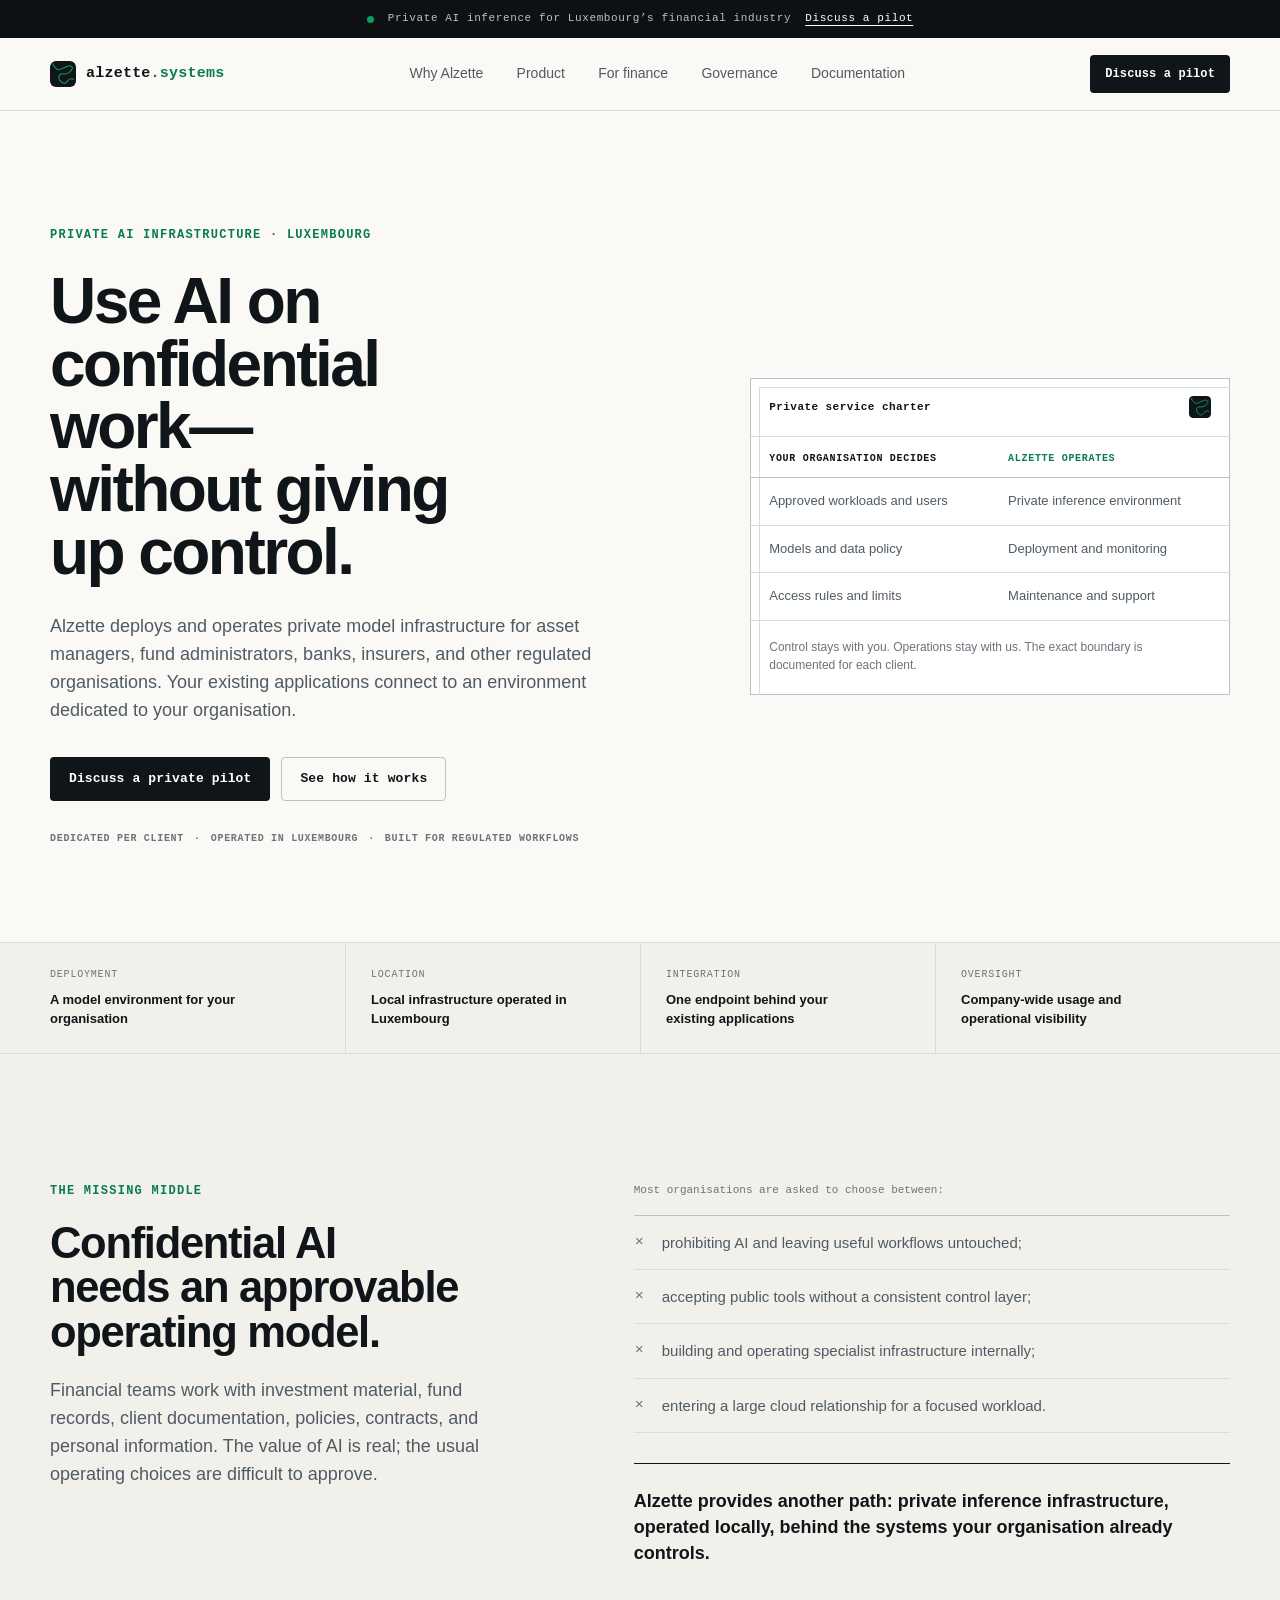
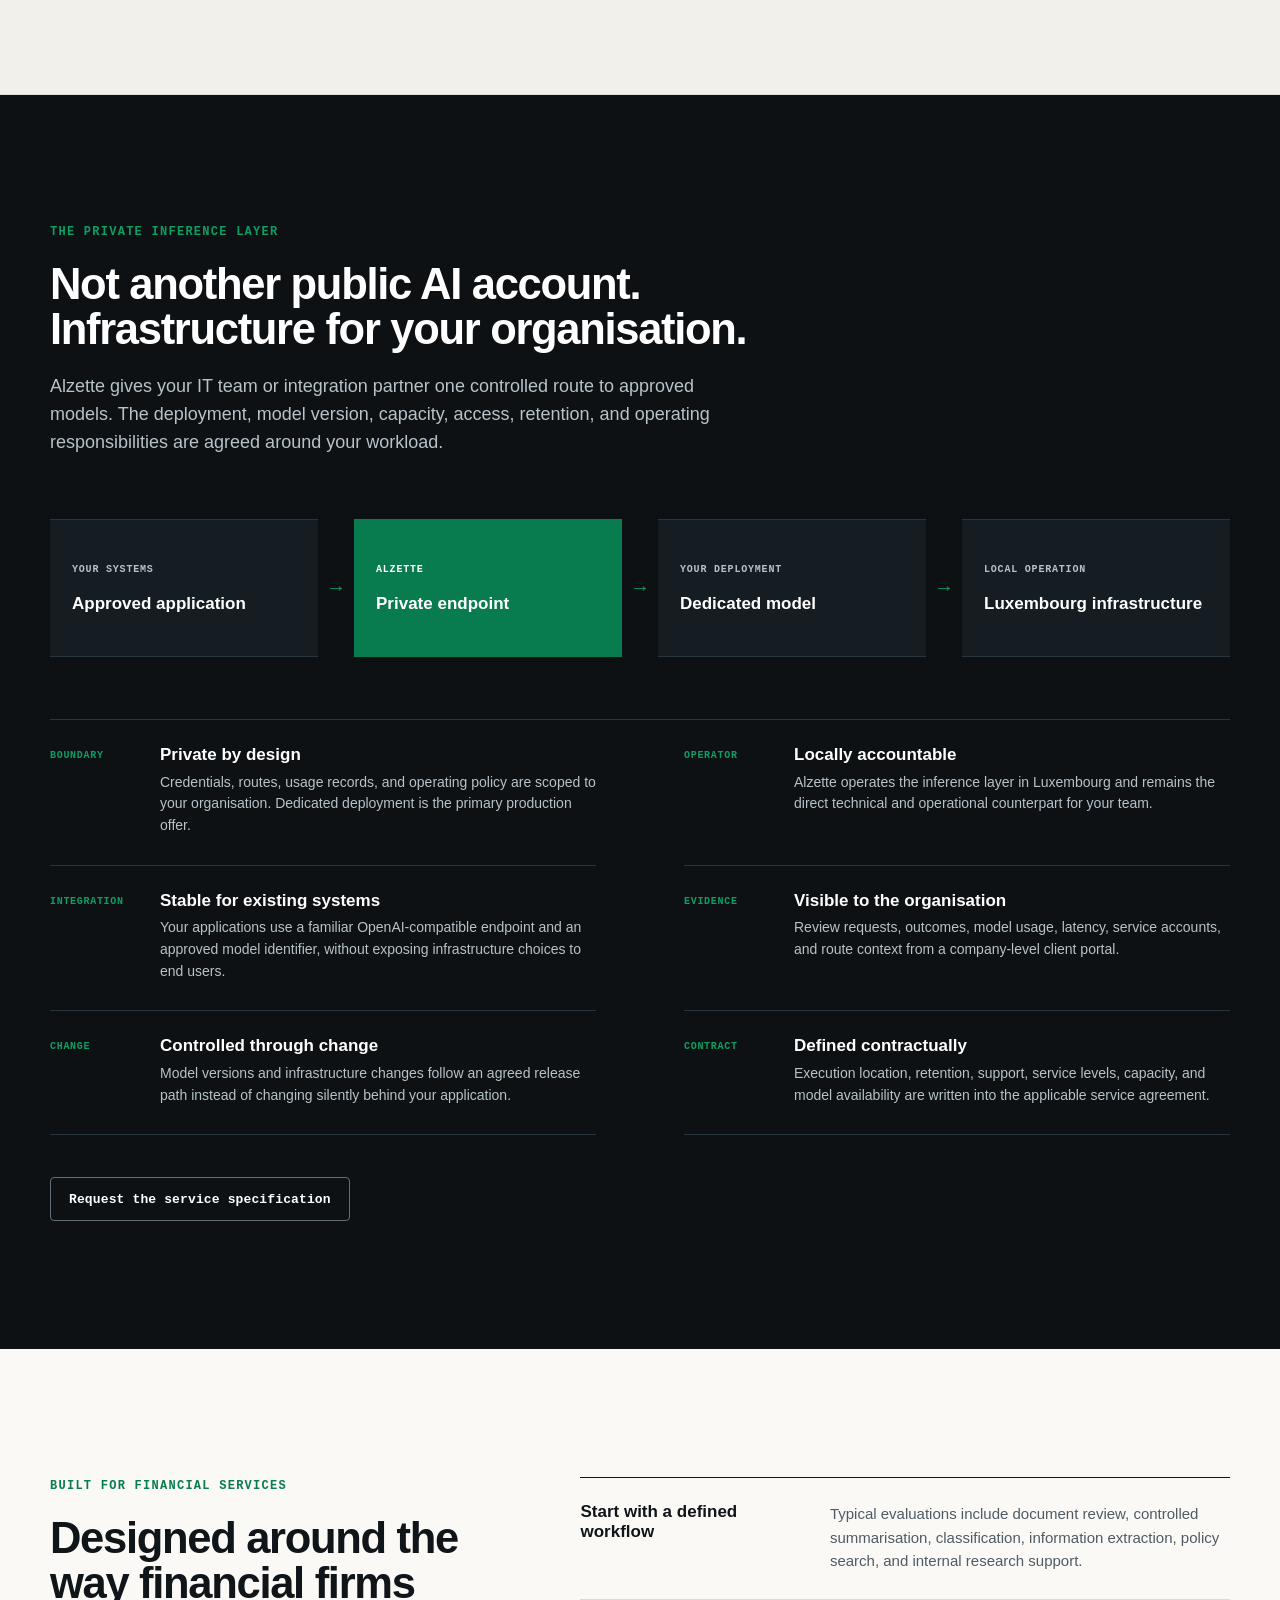
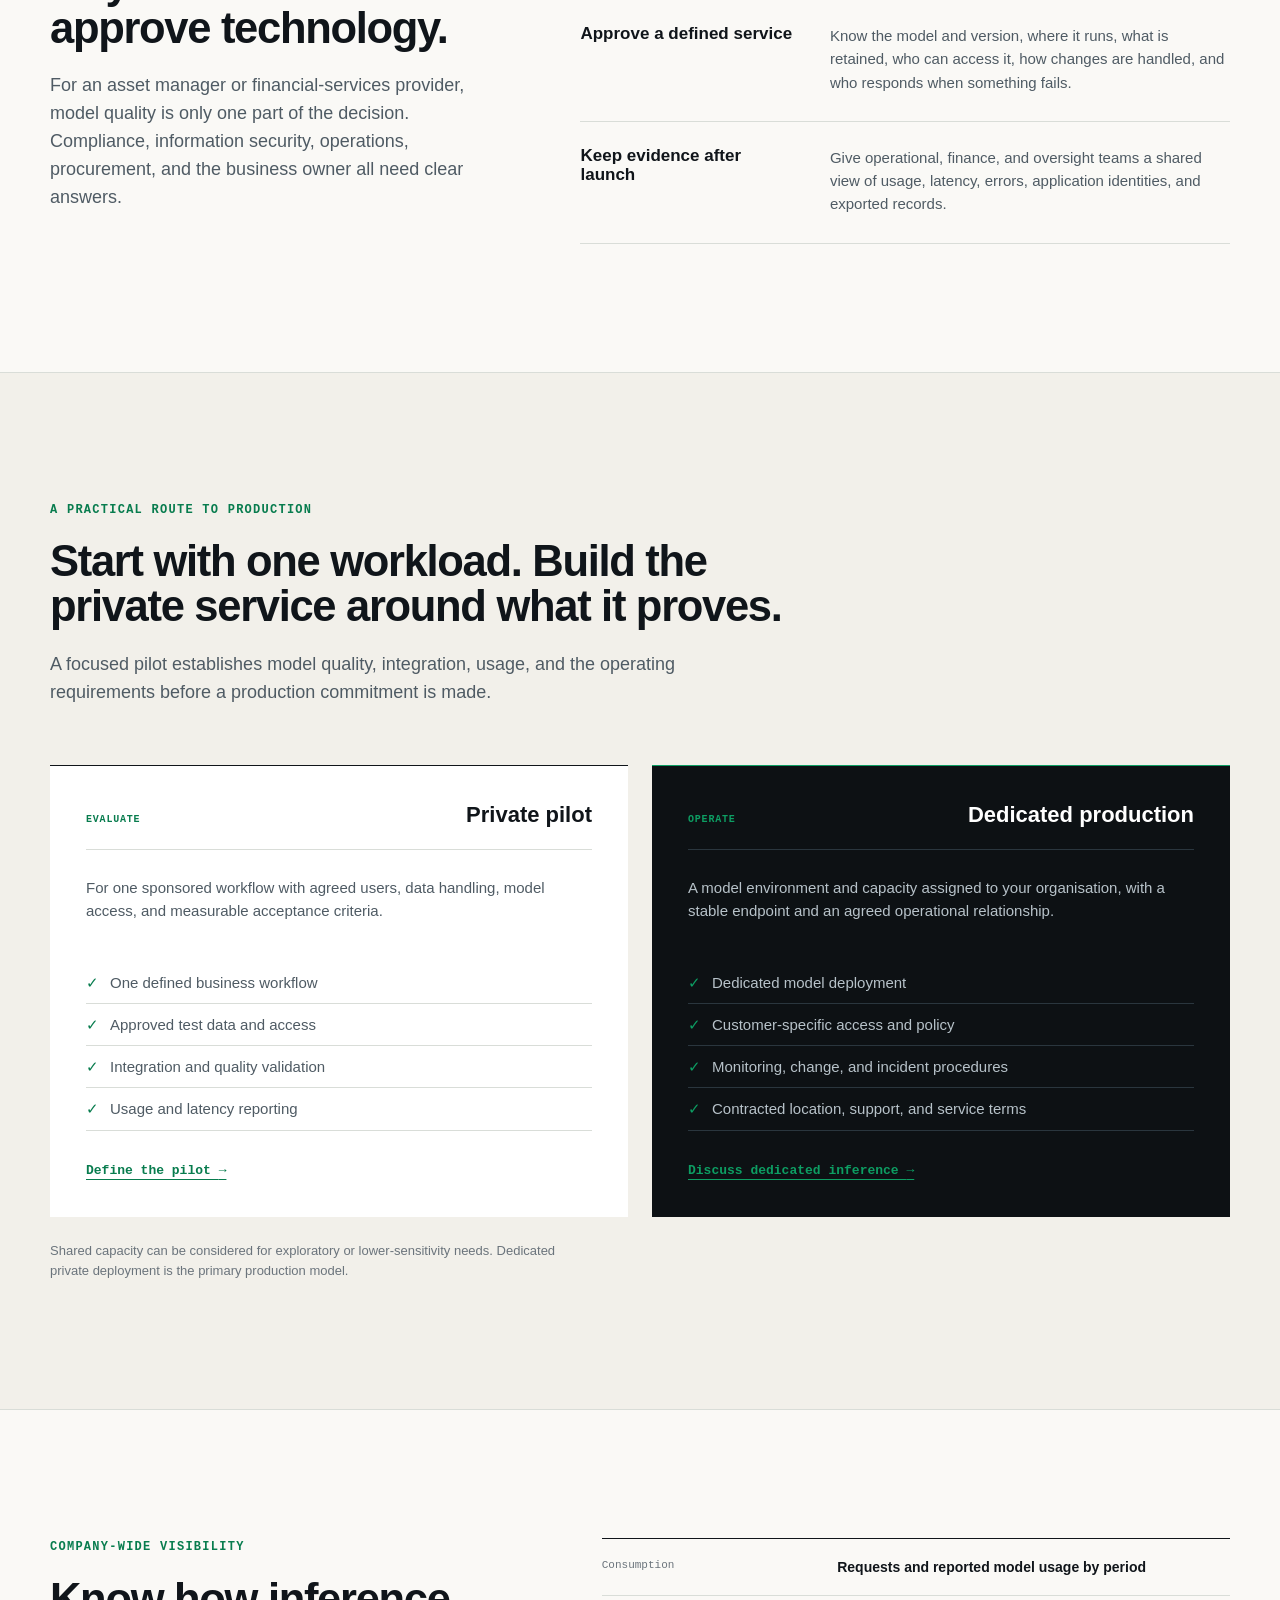
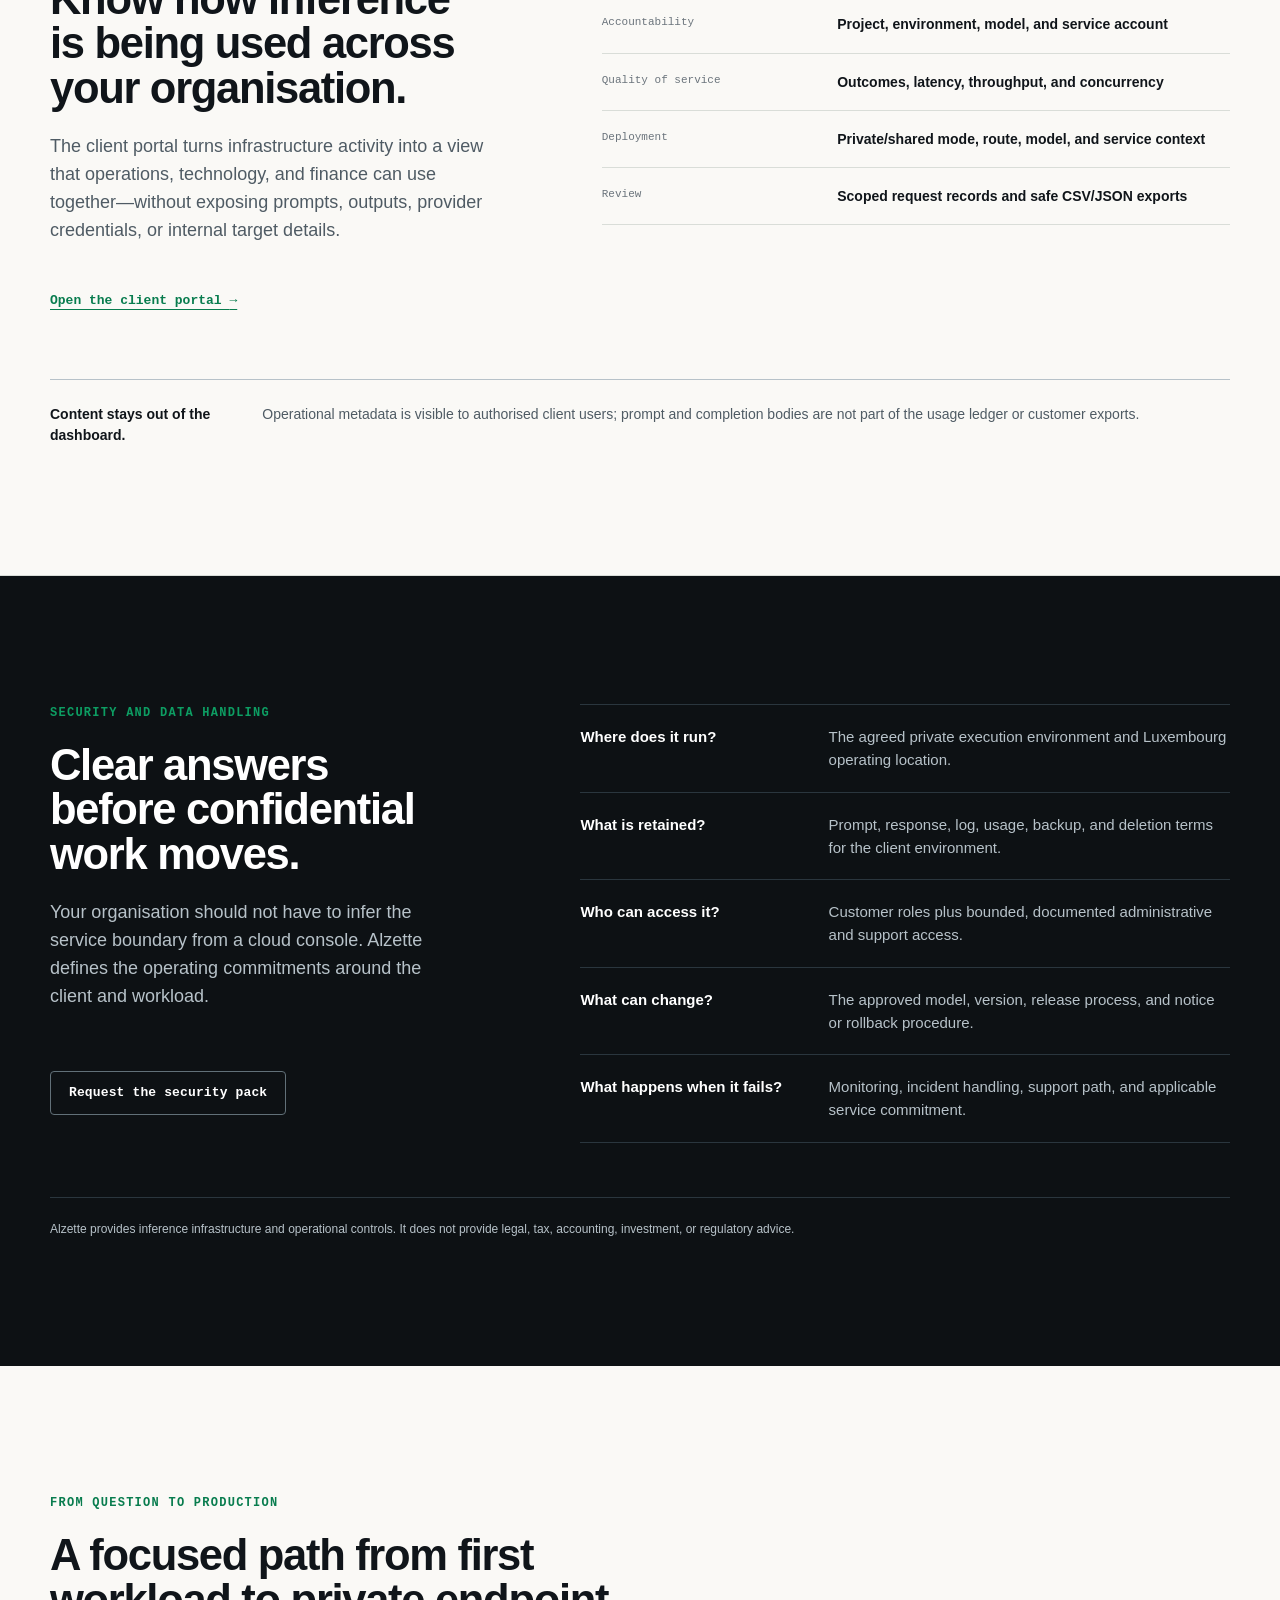
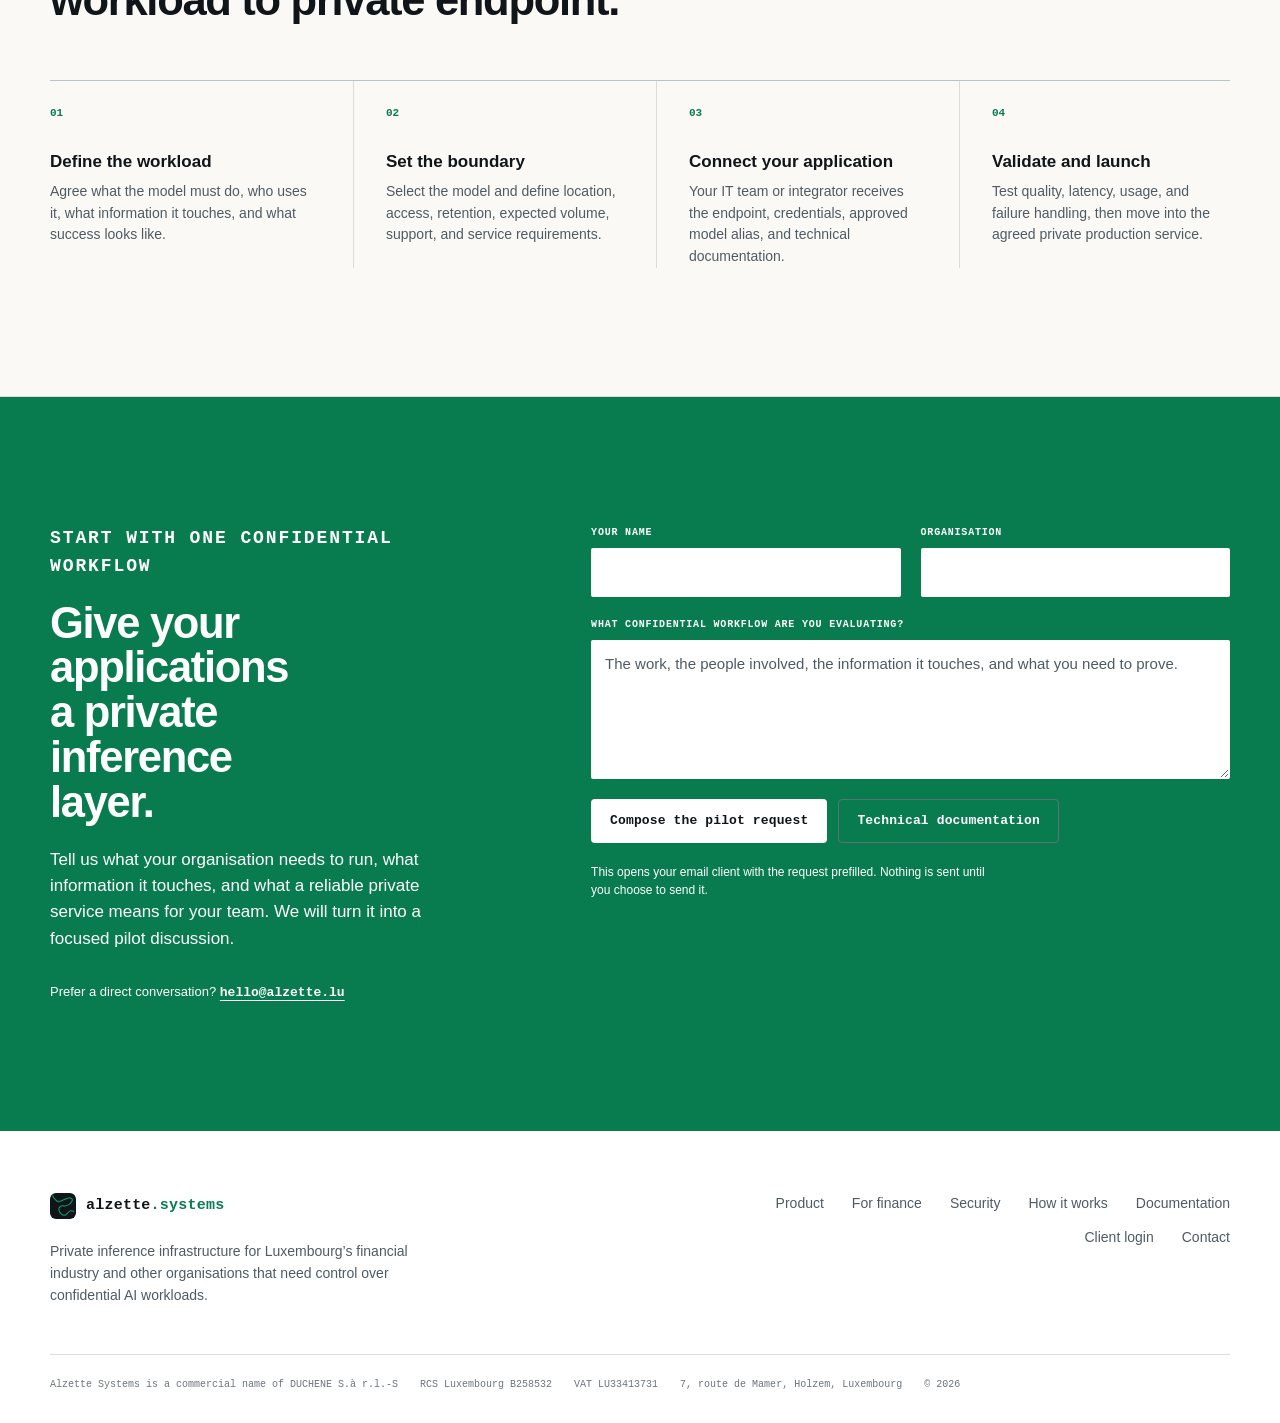
<file: index.html>
<!doctype html>
<html lang="en">
<head>
  <meta charset="utf-8">
  <meta name="viewport" content="width=device-width, initial-scale=1">
  <title>Alzette Systems — Private AI infrastructure for Luxembourg finance</title>
  <meta name="description" content="Dedicated, locally operated AI inference for asset managers, fund administrators, banks, insurers, and regulated financial organisations in Luxembourg.">
  <meta property="og:title" content="Alzette Systems — Private AI infrastructure for Luxembourg finance">
  <meta property="og:description" content="Use AI on confidential work through a private, dedicated inference environment operated in Luxembourg.">
  <meta property="og:type" content="website">
  <link rel="icon" href="/alzette-mark.svg" type="image/svg+xml">
  <link rel="stylesheet" href="/site.css">
</head>
<body class="marketing-page">
  <!--
  THESIS: Alzette is the missing middle between public AI tools and operating a GPU platform internally; the page refuses a product-status report.
  OWN-WORLD: a Luxembourg service charter in paper, ink, river green, ruled ledgers, and the Alzette river mark.
  STORY: a financial-industry decision-maker recognises the confidentiality problem, understands the private operating model, sees the governance path, and discusses one pilot workload.
  FIRST VIEWPORT: the finished offer and action lead; a responsibility charter proves who controls what without technical release language.
  FORM: established-world restoration of the original persuasive landing structure, refined around the dedicated local offer; no concept seed required.
  -->

  <a class="skip-link" href="#main">Skip to content</a>

  <div class="announcement">
    <div class="shell announcement-inner">
      <span class="status-dot" aria-hidden="true"></span>
      <span>Private AI inference for Luxembourg’s financial industry</span>
      <a href="#contact">Discuss a pilot</a>
    </div>
  </div>

  <header class="site-header">
    <div class="shell header-inner">
      <a class="brand" href="/" aria-label="Alzette Systems home">
        <img src="/alzette-mark.svg" alt="" width="26" height="26">
        <span>alzette<span class="brand-domain">.systems</span></span>
      </a>
      <nav class="site-nav" aria-label="Primary navigation">
        <a href="#why">Why Alzette</a>
        <a href="#product">Product</a>
        <a href="#finance">For finance</a>
        <a href="#governance">Governance</a>
        <a href="/docs">Documentation</a>
      </nav>
      <a class="button button-primary button-small header-login" href="#contact">Discuss a pilot</a>
    </div>
  </header>

  <main id="main">
    <section class="hero marketing-hero">
      <div class="shell hero-grid marketing-hero-grid">
        <div class="hero-copy">
          <p class="kicker">Private AI infrastructure · Luxembourg</p>
          <h1>Use AI on confidential work—without giving up control.</h1>
          <p class="hero-lead">Alzette deploys and operates private model infrastructure for asset managers, fund administrators, banks, insurers, and other regulated organisations. Your existing applications connect to an environment dedicated to your organisation.</p>
          <div class="actions">
            <a class="button button-primary" href="#contact">Discuss a private pilot</a>
            <a class="button button-secondary" href="#product">See how it works</a>
          </div>
          <div class="hero-assurances" aria-label="Service principles">
            <span>Dedicated per client</span>
            <span>Operated in Luxembourg</span>
            <span>Built for regulated workflows</span>
          </div>
        </div>

        <aside class="service-charter" aria-label="Service responsibility charter">
          <div class="charter-heading">
            <span>Private service charter</span>
            <img src="/alzette-mark.svg" alt="" width="22" height="22">
          </div>
          <table class="charter-table" aria-label="Private service responsibilities">
            <thead>
              <tr>
                <th scope="col">Your organisation decides</th>
                <th scope="col">Alzette operates</th>
              </tr>
            </thead>
            <tbody>
              <tr>
                <td>Approved workloads and users</td>
                <td>Private inference environment</td>
              </tr>
              <tr>
                <td>Models and data policy</td>
                <td>Deployment and monitoring</td>
              </tr>
              <tr>
                <td>Access rules and limits</td>
                <td>Maintenance and support</td>
              </tr>
            </tbody>
          </table>
          <p>Control stays with you. Operations stay with us. The exact boundary is documented for each client.</p>
        </aside>
      </div>
    </section>

    <div class="trust-strip" aria-label="Alzette service summary">
      <div class="shell trust-grid">
        <div><span>Deployment</span><strong>A model environment for your organisation</strong></div>
        <div><span>Location</span><strong>Local infrastructure operated in Luxembourg</strong></div>
        <div><span>Integration</span><strong>One endpoint behind your existing applications</strong></div>
        <div><span>Oversight</span><strong>Company-wide usage and operational visibility</strong></div>
      </div>
    </div>

    <section id="why" class="section section-muted">
      <div class="shell problem-grid">
        <div class="section-intro compact">
          <p class="section-label">The missing middle</p>
          <h2>Confidential AI needs an approvable operating model.</h2>
          <p>Financial teams work with investment material, fund records, client documentation, policies, contracts, and personal information. The value of AI is real; the usual operating choices are difficult to approve.</p>
        </div>
        <div>
          <p class="list-intro">Most organisations are asked to choose between:</p>
          <ul class="choice-list">
            <li>prohibiting AI and leaving useful workflows untouched;</li>
            <li>accepting public tools without a consistent control layer;</li>
            <li>building and operating specialist infrastructure internally;</li>
            <li>entering a large cloud relationship for a focused workload.</li>
          </ul>
          <p class="missing-middle">Alzette provides another path: private inference infrastructure, operated locally, behind the systems your organisation already controls.</p>
        </div>
      </div>
    </section>

    <section id="product" class="section section-dark">
      <div class="shell">
        <div class="section-intro light">
          <p class="section-label">The private inference layer</p>
          <h2>Not another public AI account. Infrastructure for your organisation.</h2>
          <p>Alzette gives your IT team or integration partner one controlled route to approved models. The deployment, model version, capacity, access, retention, and operating responsibilities are agreed around your workload.</p>
        </div>

        <div class="service-flow" role="img" aria-label="Your application connects to an Alzette private endpoint, which reaches a dedicated model environment on Luxembourg infrastructure">
          <div class="service-node">
            <span>Your systems</span>
            <strong>Approved application</strong>
          </div>
          <span class="service-arrow" aria-hidden="true">→</span>
          <div class="service-node service-node-accent">
            <span>Alzette</span>
            <strong>Private endpoint</strong>
          </div>
          <span class="service-arrow" aria-hidden="true">→</span>
          <div class="service-node">
            <span>Your deployment</span>
            <strong>Dedicated model</strong>
          </div>
          <span class="service-arrow" aria-hidden="true">→</span>
          <div class="service-node">
            <span>Local operation</span>
            <strong>Luxembourg infrastructure</strong>
          </div>
        </div>

        <div class="capability-ledger">
          <div>
            <span>Boundary</span>
            <div><h3>Private by design</h3><p>Credentials, routes, usage records, and operating policy are scoped to your organisation. Dedicated deployment is the primary production offer.</p></div>
          </div>
          <div>
            <span>Operator</span>
            <div><h3>Locally accountable</h3><p>Alzette operates the inference layer in Luxembourg and remains the direct technical and operational counterpart for your team.</p></div>
          </div>
          <div>
            <span>Integration</span>
            <div><h3>Stable for existing systems</h3><p>Your applications use a familiar OpenAI-compatible endpoint and an approved model identifier, without exposing infrastructure choices to end users.</p></div>
          </div>
          <div>
            <span>Evidence</span>
            <div><h3>Visible to the organisation</h3><p>Review requests, outcomes, model usage, latency, service accounts, and route context from a company-level client portal.</p></div>
          </div>
          <div>
            <span>Change</span>
            <div><h3>Controlled through change</h3><p>Model versions and infrastructure changes follow an agreed release path instead of changing silently behind your application.</p></div>
          </div>
          <div>
            <span>Contract</span>
            <div><h3>Defined contractually</h3><p>Execution location, retention, support, service levels, capacity, and model availability are written into the applicable service agreement.</p></div>
          </div>
        </div>

        <a class="button button-outline-light section-action" href="mailto:hello@alzette.lu?subject=Alzette%20service%20specification">Request the service specification</a>
      </div>
    </section>

    <section id="finance" class="section">
      <div class="shell finance-grid">
        <div class="section-intro compact">
          <p class="section-label">Built for financial services</p>
          <h2>Designed around the way financial firms approve technology.</h2>
          <p>For an asset manager or financial-services provider, model quality is only one part of the decision. Compliance, information security, operations, procurement, and the business owner all need clear answers.</p>
        </div>

        <div class="finance-brief">
          <div>
            <h3>Start with a defined workflow</h3>
            <p>Typical evaluations include document review, controlled summarisation, classification, information extraction, policy search, and internal research support.</p>
          </div>
          <div>
            <h3>Approve a defined service</h3>
            <p>Know the model and version, where it runs, what is retained, who can access it, how changes are handled, and who responds when something fails.</p>
          </div>
          <div>
            <h3>Keep evidence after launch</h3>
            <p>Give operational, finance, and oversight teams a shared view of usage, latency, errors, application identities, and exported records.</p>
          </div>
        </div>
      </div>
    </section>

    <section class="section section-muted" id="offers">
      <div class="shell">
        <div class="section-intro">
          <p class="section-label">A practical route to production</p>
          <h2>Start with one workload. Build the private service around what it proves.</h2>
          <p>A focused pilot establishes model quality, integration, usage, and the operating requirements before a production commitment is made.</p>
        </div>

        <div class="offer-grid">
          <article class="offer-panel">
            <div class="offer-heading">
              <span>Evaluate</span>
              <h3>Private pilot</h3>
            </div>
            <p>For one sponsored workflow with agreed users, data handling, model access, and measurable acceptance criteria.</p>
            <ul>
              <li>One defined business workflow</li>
              <li>Approved test data and access</li>
              <li>Integration and quality validation</li>
              <li>Usage and latency reporting</li>
            </ul>
            <a class="text-link" href="#contact">Define the pilot <span aria-hidden="true">→</span></a>
          </article>

          <article class="offer-panel offer-panel-primary">
            <div class="offer-heading">
              <span>Operate</span>
              <h3>Dedicated production</h3>
            </div>
            <p>A model environment and capacity assigned to your organisation, with a stable endpoint and an agreed operational relationship.</p>
            <ul>
              <li>Dedicated model deployment</li>
              <li>Customer-specific access and policy</li>
              <li>Monitoring, change, and incident procedures</li>
              <li>Contracted location, support, and service terms</li>
            </ul>
            <a class="text-link" href="#contact">Discuss dedicated inference <span aria-hidden="true">→</span></a>
          </article>
        </div>
        <p class="offer-note">Shared capacity can be considered for exploratory or lower-sensitivity needs. Dedicated private deployment is the primary production model.</p>
      </div>
    </section>

    <section class="section" id="visibility">
      <div class="shell evidence-grid">
        <div class="section-intro compact">
          <p class="section-label">Company-wide visibility</p>
          <h2>Know how inference is being used across your organisation.</h2>
          <p>The client portal turns infrastructure activity into a view that operations, technology, and finance can use together—without exposing prompts, outputs, provider credentials, or internal target details.</p>
          <a class="text-link" href="/client">Open the client portal <span aria-hidden="true">→</span></a>
        </div>

        <div class="evidence-ledger" aria-label="Client portal visibility">
          <div><span>Consumption</span><strong>Requests and reported model usage by period</strong></div>
          <div><span>Accountability</span><strong>Project, environment, model, and service account</strong></div>
          <div><span>Quality of service</span><strong>Outcomes, latency, throughput, and concurrency</strong></div>
          <div><span>Deployment</span><strong>Private/shared mode, route, model, and service context</strong></div>
          <div><span>Review</span><strong>Scoped request records and safe CSV/JSON exports</strong></div>
        </div>
      </div>
      <div class="shell privacy-line">
        <strong>Content stays out of the dashboard.</strong>
        <span>Operational metadata is visible to authorised client users; prompt and completion bodies are not part of the usage ledger or customer exports.</span>
      </div>
    </section>

    <section id="governance" class="section section-dark governance-section">
      <div class="shell governance-grid">
        <div class="section-intro compact light">
          <p class="section-label">Security and data handling</p>
          <h2>Clear answers before confidential work moves.</h2>
          <p>Your organisation should not have to infer the service boundary from a cloud console. Alzette defines the operating commitments around the client and workload.</p>
          <a class="button button-outline-light section-action" href="mailto:hello@alzette.lu?subject=Alzette%20security%20pack">Request the security pack</a>
        </div>

        <dl class="governance-ledger">
          <div><dt>Where does it run?</dt><dd>The agreed private execution environment and Luxembourg operating location.</dd></div>
          <div><dt>What is retained?</dt><dd>Prompt, response, log, usage, backup, and deletion terms for the client environment.</dd></div>
          <div><dt>Who can access it?</dt><dd>Customer roles plus bounded, documented administrative and support access.</dd></div>
          <div><dt>What can change?</dt><dd>The approved model, version, release process, and notice or rollback procedure.</dd></div>
          <div><dt>What happens when it fails?</dt><dd>Monitoring, incident handling, support path, and applicable service commitment.</dd></div>
        </dl>
      </div>
      <div class="shell governance-note">Alzette provides inference infrastructure and operational controls. It does not provide legal, tax, accounting, investment, or regulatory advice.</div>
    </section>

    <section id="onboarding" class="section">
      <div class="shell">
        <div class="section-intro">
          <p class="section-label">From question to production</p>
          <h2>A focused path from first workload to private endpoint.</h2>
        </div>
        <ol class="onboarding-grid">
          <li>
            <span>01</span>
            <h3>Define the workload</h3>
            <p>Agree what the model must do, who uses it, what information it touches, and what success looks like.</p>
          </li>
          <li>
            <span>02</span>
            <h3>Set the boundary</h3>
            <p>Select the model and define location, access, retention, expected volume, support, and service requirements.</p>
          </li>
          <li>
            <span>03</span>
            <h3>Connect your application</h3>
            <p>Your IT team or integrator receives the endpoint, credentials, approved model alias, and technical documentation.</p>
          </li>
          <li>
            <span>04</span>
            <h3>Validate and launch</h3>
            <p>Test quality, latency, usage, and failure handling, then move into the agreed private production service.</p>
          </li>
        </ol>
      </div>
    </section>

    <section class="section section-contact" id="contact">
      <div class="shell pilot-contact-grid">
        <div>
          <p class="section-label">Start with one confidential workflow</p>
          <h2>Give your applications a private inference layer.</h2>
          <p>Tell us what your organisation needs to run, what information it touches, and what a reliable private service means for your team. We will turn it into a focused pilot discussion.</p>
          <p class="direct-contact">Prefer a direct conversation? <a href="mailto:hello@alzette.lu">hello@alzette.lu</a></p>
        </div>

        <form class="pilot-form" id="pilot-form" action="/pilot-request" method="post">
          <fieldset class="pilot-fields" id="pilot-fields" disabled>
            <div class="form-field">
              <label for="pilot-name">Your name</label>
              <input id="pilot-name" name="name" type="text" autocomplete="name" required>
            </div>
            <div class="form-field">
              <label for="pilot-organisation">Organisation</label>
              <input id="pilot-organisation" name="organisation" type="text" autocomplete="organization" required>
            </div>
            <div class="form-field form-field-wide">
              <label for="pilot-workload">What confidential workflow are you evaluating?</label>
              <textarea id="pilot-workload" name="workload" rows="5" placeholder="The work, the people involved, the information it touches, and what you need to prove." required></textarea>
            </div>
            <div class="form-submit form-field-wide">
              <button class="button button-light" type="submit">Compose the pilot request</button>
              <a class="button button-outline-light" href="/docs">Technical documentation</a>
            </div>
            <p class="form-note form-field-wide">This opens your email client with the request prefilled. Nothing is sent until you choose to send it.</p>
          </fieldset>
          <noscript>
            <p class="noscript-contact">To keep your workflow details out of a web address, this form requires JavaScript. Please contact <a href="mailto:hello@alzette.lu">hello@alzette.lu</a> directly.</p>
          </noscript>
        </form>
      </div>
    </section>
  </main>

  <footer class="site-footer">
    <div class="shell footer-top">
      <div>
        <a class="brand" href="/" aria-label="Alzette Systems home">
          <img src="/alzette-mark.svg" alt="" width="26" height="26">
          <span>alzette<span class="brand-domain">.systems</span></span>
        </a>
        <p>Private inference infrastructure for Luxembourg’s financial industry and other organisations that need control over confidential AI workloads.</p>
      </div>
      <nav class="footer-nav" aria-label="Footer navigation">
        <a href="#product">Product</a>
        <a href="#finance">For finance</a>
        <a href="#governance">Security</a>
        <a href="#onboarding">How it works</a>
        <a href="/docs">Documentation</a>
        <a href="/client">Client login</a>
        <a href="mailto:hello@alzette.lu">Contact</a>
      </nav>
    </div>
    <div class="shell footer-legal">
      <span>Alzette Systems is a commercial name of DUCHENE S.à r.l.-S</span>
      <span>RCS Luxembourg B258532</span>
      <span>VAT LU33413731</span>
      <span>7, route de Mamer, Holzem, Luxembourg</span>
      <span>© 2026</span>
    </div>
  </footer>

  <script>
    (function () {
      var form = document.getElementById('pilot-form');
      document.getElementById('pilot-fields').disabled = false;
      form.addEventListener('submit', function (event) {
        event.preventDefault();
        if (!form.reportValidity()) return;
        var organisation = form.elements.organisation.value.trim();
        var subject = 'Private inference pilot — ' + organisation;
        var body = [
          'Name: ' + form.elements.name.value.trim(),
          'Organisation: ' + organisation,
          '',
          'Workload:',
          form.elements.workload.value.trim()
        ].join('\n');
        window.location.href = 'mailto:hello@alzette.lu?subject=' + encodeURIComponent(subject) + '&body=' + encodeURIComponent(body);
      });
    })();
  </script>
</body>
</html>
</file>
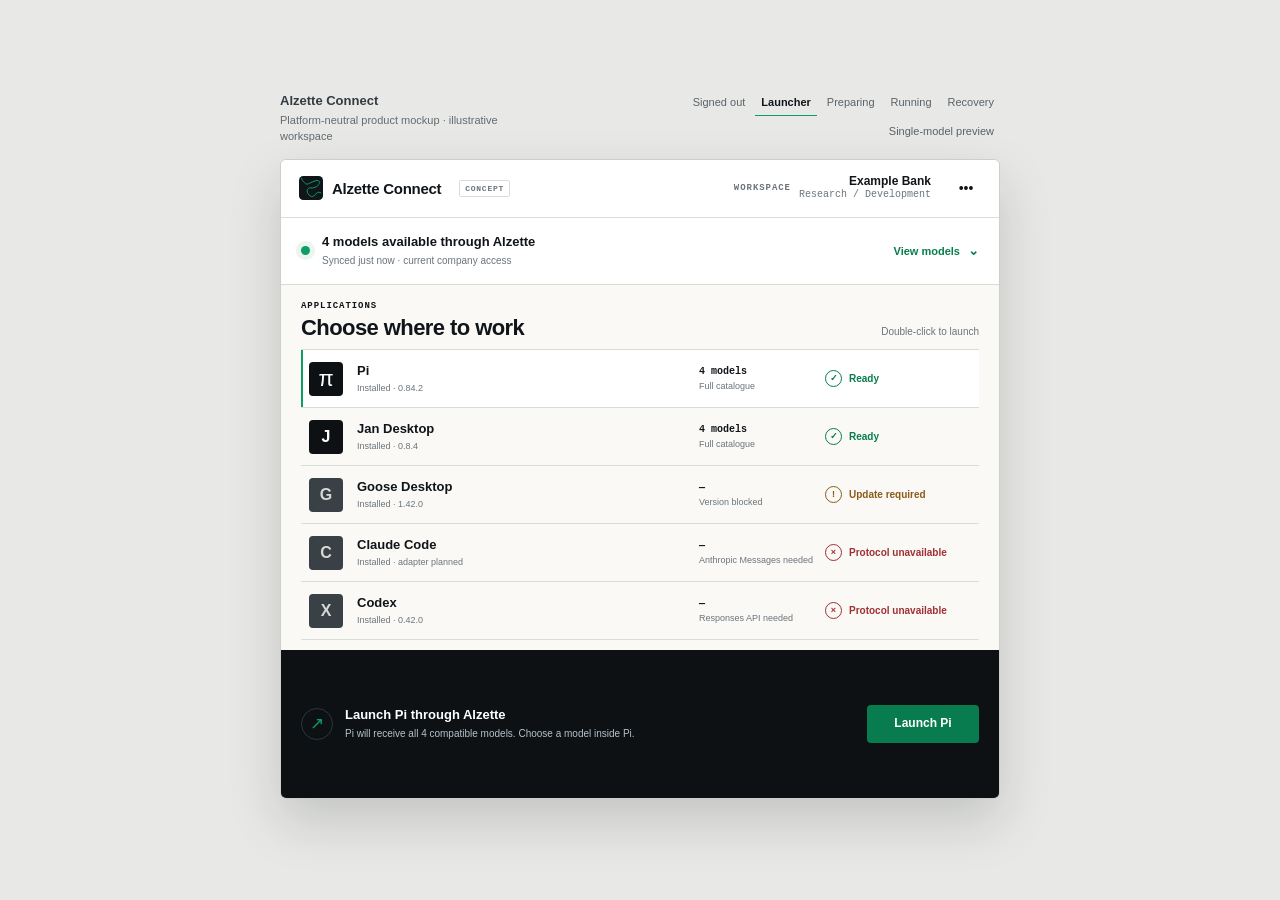
<file: mockups/alzette-connect/index.html>
<!doctype html>
<!--
THESIS: Alzette Connect is an application launcher that makes entitled model access visible without turning model choice into a wizard; it refuses the dashboard/sidebar pattern.
OWN-WORLD: Warm paper, night ink, thin ledger rules, scarce river green, system sans, and mono only for scope and observed state.
STORY: Sign in once, see the synchronized model catalogue, choose a qualified installed application, and launch it through a supervised Alzette connection.
FIRST VIEWPORT: Compact context header, one catalogue synchronization row, a dominant application ledger, and one exact launch surface anchored at the bottom.
FORM: App-first launch ledger with persistent supervision; grounded structure 3, dressed in the established Scoped Ledger system; surface seed 38a1b843.
-->
<html lang="en">
  <head>
    <meta charset="utf-8">
    <meta name="viewport" content="width=device-width, initial-scale=1">
    <meta name="color-scheme" content="light">
    <title>Alzette Connect — product mockup</title>
    <link rel="stylesheet" href="styles.css">
  </head>
  <body>
    <main class="mockup-lab">
      <header class="lab-bar" aria-label="Mockup controls">
        <div>
          <strong>Alzette Connect</strong>
          <span>Platform-neutral product mockup · illustrative workspace</span>
        </div>
        <nav class="lab-states" aria-label="Preview lifecycle state">
          <button type="button" data-show-state="signed-out">Signed out</button>
          <button type="button" data-show-state="launcher">Launcher</button>
          <button type="button" data-show-state="preparing">Preparing</button>
          <button type="button" data-show-state="running">Running</button>
          <button type="button" data-show-state="recovery">Recovery</button>
          <button type="button" data-single-preview>Single-model preview</button>
        </nav>
      </header>

      <section class="connect-window" aria-label="Alzette Connect mockup">
        <header class="app-bar">
          <a class="brand" href="#" aria-label="Alzette Connect home">
            <img src="../../alzette-mark.svg" alt="" width="24" height="24">
            <span>Alzette Connect</span>
          </a>
          <span class="prototype-flag">CONCEPT</span>
          <div class="app-bar__context" data-auth-only>
            <span class="quiet-label">WORKSPACE</span>
            <strong>Example Bank</strong>
            <span>Research / Development</span>
          </div>
          <button class="icon-button" type="button" aria-label="Open account and settings menu" aria-expanded="false" data-menu-button>
            <span aria-hidden="true">•••</span>
          </button>
          <div class="account-menu" data-account-menu hidden>
            <strong>Alex Morgan</strong>
            <span>alex.morgan@example.lu</span>
            <button type="button" data-diagnostics>Diagnostics</button>
            <button type="button" data-sign-out>Sign out</button>
          </div>
        </header>

        <section class="screen screen--signed-out" data-screen="signed-out" aria-labelledby="sign-in-title">
          <div class="sign-in-copy">
            <span class="signal-mark" aria-hidden="true"><i></i><i></i><i></i></span>
            <p class="quiet-label">EMPLOYEE CONNECTION</p>
            <h1 id="sign-in-title">Launch your approved AI tools.</h1>
            <p>Sign in to load the models assigned by your company. Connect keeps remote credentials out of desktop applications.</p>
          </div>
          <div class="sign-in-action">
            <dl>
              <div><dt>Models</dt><dd>Set by your company</dd></div>
              <div><dt>Applications</dt><dd>Qualified before launch</dd></div>
              <div><dt>Credentials</dt><dd>Kept inside Connect</dd></div>
            </dl>
            <button class="button button--primary button--wide" type="button" data-sign-in>
              Sign in with Alzette
            </button>
            <small>Authentication opens in your default browser.</small>
          </div>
        </section>

        <section class="screen screen--workspace" data-screen="launcher" aria-labelledby="applications-title">
          <section class="catalogue-strip" aria-label="Available Alzette model catalogue">
            <button class="catalogue-summary" type="button" aria-expanded="false" data-catalogue-toggle>
              <span class="catalogue-summary__signal" aria-hidden="true"></span>
              <span><strong>4 models available through Alzette</strong><small>Synced just now · current company access</small></span>
              <span class="catalogue-summary__action">View models <b aria-hidden="true">⌄</b></span>
            </button>
            <div class="model-drawer" data-model-drawer hidden>
              <div class="model-drawer__heading">
                <div><span class="quiet-label">ILLUSTRATIVE CATALOGUE</span><strong>Assigned models</strong></div>
                <span>Compatibility is checked per application.</span>
              </div>
              <ul>
                <li><span><b>alzette-chat</b><small>Text · tools</small></span><em>Available</em></li>
                <li><span><b>approved-coder</b><small>Code · tools</small></span><em>Available</em></li>
                <li><span><b>document-review</b><small>Long context</small></span><em>Available</em></li>
                <li><span><b>reasoning-private</b><small>Reasoning</small></span><em>Available</em></li>
              </ul>
            </div>
          </section>

          <section class="cleanup-banner" data-cleanup-banner hidden aria-live="polite">
            <span aria-hidden="true">!</span>
            <div><strong>One application profile still needs review.</strong><small>Remote access is revoked; local cleanup remains.</small></div>
            <button type="button" data-review-cleanup>Review</button>
          </section>

          <section class="application-region">
            <header class="section-heading">
              <div>
                <p class="quiet-label">APPLICATIONS</p>
                <h1 id="applications-title">Choose where to work</h1>
              </div>
              <p>Double-click to launch</p>
            </header>

            <div class="application-list" role="listbox" aria-label="Applications" aria-describedby="application-help">
              <button class="application-row is-selected" type="button" role="option" aria-selected="true" data-app="pi" data-mode="catalogue" data-models="4">
                <span class="app-icon app-icon--pi" aria-hidden="true">π</span>
                <span class="application-row__name"><strong>Pi</strong><small>Installed · 0.84.2</small></span>
                <span class="application-row__models"><strong>4 models</strong><small>Full catalogue</small></span>
                <span class="state state--ready"><i aria-hidden="true">✓</i> Ready</span>
              </button>
              <button class="application-row" type="button" role="option" aria-selected="false" data-app="jan" data-mode="catalogue" data-models="4">
                <span class="app-icon" aria-hidden="true">J</span>
                <span class="application-row__name"><strong>Jan Desktop</strong><small>Installed · 0.8.4</small></span>
                <span class="application-row__models"><strong>4 models</strong><small>Full catalogue</small></span>
                <span class="state state--ready"><i aria-hidden="true">✓</i> Ready</span>
              </button>
              <button class="application-row" type="button" role="option" aria-selected="false" aria-disabled="true" disabled data-app="goose" data-mode="catalogue" data-models="0">
                <span class="app-icon" aria-hidden="true">G</span>
                <span class="application-row__name"><strong>Goose Desktop</strong><small>Installed · 1.42.0</small></span>
                <span class="application-row__models"><strong>—</strong><small>Version blocked</small></span>
                <span class="state state--warning"><i aria-hidden="true">!</i> Update required</span>
              </button>
              <button class="application-row" type="button" role="option" aria-selected="false" aria-disabled="true" disabled data-app="claude" data-mode="single" data-models="0">
                <span class="app-icon" aria-hidden="true">C</span>
                <span class="application-row__name"><strong>Claude Code</strong><small>Installed · adapter planned</small></span>
                <span class="application-row__models"><strong>—</strong><small>Anthropic Messages needed</small></span>
                <span class="state state--unavailable"><i aria-hidden="true">×</i> Protocol unavailable</span>
              </button>
              <button class="application-row" type="button" role="option" aria-selected="false" aria-disabled="true" disabled data-app="codex" data-mode="primary_plus_catalogue" data-models="0">
                <span class="app-icon" aria-hidden="true">X</span>
                <span class="application-row__name"><strong>Codex</strong><small>Installed · 0.42.0</small></span>
                <span class="application-row__models"><strong>—</strong><small>Responses API needed</small></span>
                <span class="state state--unavailable"><i aria-hidden="true">×</i> Protocol unavailable</span>
              </button>
            </div>
            <p class="sr-only" id="application-help">Select an application and press Enter, or double-click a ready application, to launch it.</p>
          </section>

          <section class="launch-plane" aria-live="polite" data-launch-plane>
            <div class="launch-plane__copy">
              <span class="launch-glyph" aria-hidden="true">↗</span>
              <span><strong data-launch-title>Launch Pi through Alzette</strong><small data-launch-detail>Pi will receive all 4 compatible models. Choose a model inside Pi.</small></span>
            </div>
            <button class="button button--green" type="button" data-launch>Launch Pi</button>
          </section>
        </section>

        <section class="screen screen--workspace" data-screen="preparing" aria-labelledby="preparing-title">
          <section class="catalogue-strip catalogue-strip--quiet">
            <div class="catalogue-summary">
              <span class="catalogue-summary__signal" aria-hidden="true"></span>
              <span><strong>4 models available through Alzette</strong><small>Current company access confirmed</small></span>
            </div>
          </section>
          <section class="preparing-region">
            <p class="quiet-label">LAUNCHING PI</p>
            <h1 id="preparing-title">Preparing the connection</h1>
            <p>Connect is configuring a temporary Pi profile. Remote credentials remain inside Alzette Connect.</p>
            <ol class="progress-ledger" aria-label="Launch progress">
              <li class="is-complete"><i aria-hidden="true">✓</i><span><strong>Application checked</strong><small>Pi 0.84.2 is qualified</small></span></li>
              <li class="is-complete"><i aria-hidden="true">✓</i><span><strong>Model catalogue prepared</strong><small>4 compatible models</small></span></li>
              <li class="is-current"><i aria-hidden="true"></i><span><strong>Secure local connection</strong><small>Starting on this device</small></span></li>
              <li><i aria-hidden="true"></i><span><strong>Open Pi</strong><small>Waiting for connection</small></span></li>
            </ol>
          </section>
          <section class="preparing-action">
            <span><strong>Keep Connect open</strong><small>This usually takes a few seconds.</small></span>
            <button class="button button--secondary-dark" type="button" data-cancel-launch>Cancel</button>
          </section>
        </section>

        <section class="screen screen--workspace" data-screen="running" aria-labelledby="running-title">
          <section class="catalogue-strip catalogue-strip--quiet">
            <div class="catalogue-summary">
              <span class="catalogue-summary__signal" aria-hidden="true"></span>
              <span><strong>4 models available through Alzette</strong><small>Current company access · Pi is using this catalogue</small></span>
            </div>
          </section>
          <section class="application-region application-region--running">
            <header class="section-heading">
              <div><p class="quiet-label">APPLICATIONS</p><h1 id="running-title">Choose where to work</h1></div>
              <p>Disconnect Pi to launch another app</p>
            </header>
            <div class="application-list application-list--compact" role="list" aria-label="Application status">
              <div class="application-row is-running" role="listitem">
                <span class="app-icon app-icon--pi" aria-hidden="true">π</span>
                <span class="application-row__name"><strong>Pi</strong><small>Started at 09:41</small></span>
                <span class="application-row__models"><strong>4 models</strong><small>Active alias not observed yet</small></span>
                <span class="state state--running"><i aria-hidden="true"></i> Running</span>
              </div>
              <div class="application-row is-disabled" role="listitem" aria-disabled="true">
                <span class="app-icon" aria-hidden="true">J</span>
                <span class="application-row__name"><strong>Jan Desktop</strong><small>Installed · 0.8.4</small></span>
                <span class="application-row__models"><strong>4 models</strong><small>Full catalogue</small></span>
                <span class="state state--choice"><i aria-hidden="true">1</i> Available after disconnect</span>
              </div>
              <div class="application-row is-disabled" role="listitem" aria-disabled="true">
                <span class="app-icon" aria-hidden="true">G</span>
                <span class="application-row__name"><strong>Goose Desktop</strong><small>Installed · 1.42.0</small></span>
                <span class="application-row__models"><strong>—</strong><small>Version blocked</small></span>
                <span class="state state--warning"><i aria-hidden="true">!</i> Update required</span>
              </div>
              <div class="application-row is-disabled" role="listitem" aria-disabled="true">
                <span class="app-icon" aria-hidden="true">C</span>
                <span class="application-row__name"><strong>Claude Code</strong><small>Installed · adapter planned</small></span>
                <span class="application-row__models"><strong>—</strong><small>Anthropic Messages needed</small></span>
                <span class="state state--unavailable"><i aria-hidden="true">×</i> Protocol unavailable</span>
              </div>
              <div class="application-row is-disabled" role="listitem" aria-disabled="true">
                <span class="app-icon" aria-hidden="true">X</span>
                <span class="application-row__name"><strong>Codex</strong><small>Installed · 0.42.0</small></span>
                <span class="application-row__models"><strong>—</strong><small>Responses API needed</small></span>
                <span class="state state--unavailable"><i aria-hidden="true">×</i> Protocol unavailable</span>
              </div>
            </div>
          </section>
          <section class="session-plane">
            <div class="session-plane__status">
              <span class="session-pulse" aria-hidden="true"></span>
              <span><strong>Pi is connected through Alzette</strong><small>Connect must remain running. Closing this window keeps it active in the tray.</small></span>
            </div>
            <div class="session-plane__actions">
              <button class="button button--secondary-dark" type="button" data-hide-tray>Hide to tray</button>
              <button class="button button--danger-dark" type="button" data-disconnect>Disconnect</button>
            </div>
          </section>
        </section>

        <section class="screen screen--workspace" data-screen="recovery" aria-labelledby="recovery-title">
          <section class="attention-strip" role="status">
            <span aria-hidden="true">!</span>
            <div><strong>Pi disconnected. One local cleanup action needs attention.</strong><small>The Alzette connection is closed and its grant has been revoked.</small></div>
          </section>
          <section class="recovery-region">
            <p class="quiet-label">LOCAL RECOVERY</p>
            <h1 id="recovery-title">Restore the application profile</h1>
            <p>Pi changed its profile while Connect was closing, so Connect did not overwrite the newer file automatically.</p>
            <dl class="recovery-ledger">
              <div><dt>Remote access</dt><dd><span class="state state--ready"><i aria-hidden="true">✓</i> Revoked</span></dd></div>
              <div><dt>Local connection</dt><dd><span class="state state--ready"><i aria-hidden="true">✓</i> Closed</span></dd></div>
              <div><dt>Profile backup</dt><dd><code>Pi profile · backup 09:44</code></dd></div>
              <div><dt>Reason</dt><dd>Application settings changed after launch</dd></div>
            </dl>
            <aside class="recovery-note">
              <strong>No credential is exposed.</strong>
              <p>The temporary local key is no longer valid. You can compare the current profile with Connect’s private backup before restoring it.</p>
            </aside>
          </section>
          <section class="recovery-actions">
            <button class="button button--secondary" type="button" data-back-launcher>Return to applications</button>
            <button class="button button--primary" type="button" data-resolve-cleanup>Review and restore</button>
          </section>
        </section>

        <dialog class="model-dialog" data-model-dialog aria-labelledby="model-dialog-title">
          <form method="dialog">
            <header>
              <div><p class="quiet-label">FUTURE SINGLE-MODEL ADAPTER PREVIEW</p><h2 id="model-dialog-title">Choose a launch model</h2></div>
              <button class="icon-button" value="cancel" aria-label="Close model selection">×</button>
            </header>
            <p>A single-model application requires one model when it starts. Your other assigned models remain available to catalogue-capable applications.</p>
            <label class="model-choice">
              <input type="radio" name="launch-model" value="approved-coder" checked>
              <span><strong>approved-coder</strong><small>Code · tools</small></span>
              <em>Recommended</em>
            </label>
            <label class="model-choice">
              <input type="radio" name="launch-model" value="alzette-chat">
              <span><strong>alzette-chat</strong><small>Text · tools</small></span>
              <em>Available</em>
            </label>
            <footer>
              <button class="button button--secondary" value="cancel">Cancel</button>
              <button class="button button--primary" value="launch" data-launch-single>Launch preview</button>
            </footer>
          </form>
        </dialog>
        <dialog class="session-dialog" data-session-dialog aria-labelledby="session-dialog-title">
          <form method="dialog">
            <p class="quiet-label">ACTIVE CONNECTION</p>
            <h2 id="session-dialog-title">Disconnect and sign out?</h2>
            <p>Connect will close the local connection, revoke the active grant, restore the application profile, and then sign you out.</p>
            <footer>
              <button class="button button--secondary" value="cancel">Keep working</button>
              <button class="button button--primary" value="confirm" data-confirm-sign-out>Disconnect and sign out</button>
            </footer>
          </form>
        </dialog>
        <div class="app-toast" data-toast hidden role="status" aria-live="polite"></div>
        <p class="sr-only" data-live-region aria-live="polite"></p>
      </section>
    </main>
    <script src="app.js"></script>
  </body>
</html>
</file>
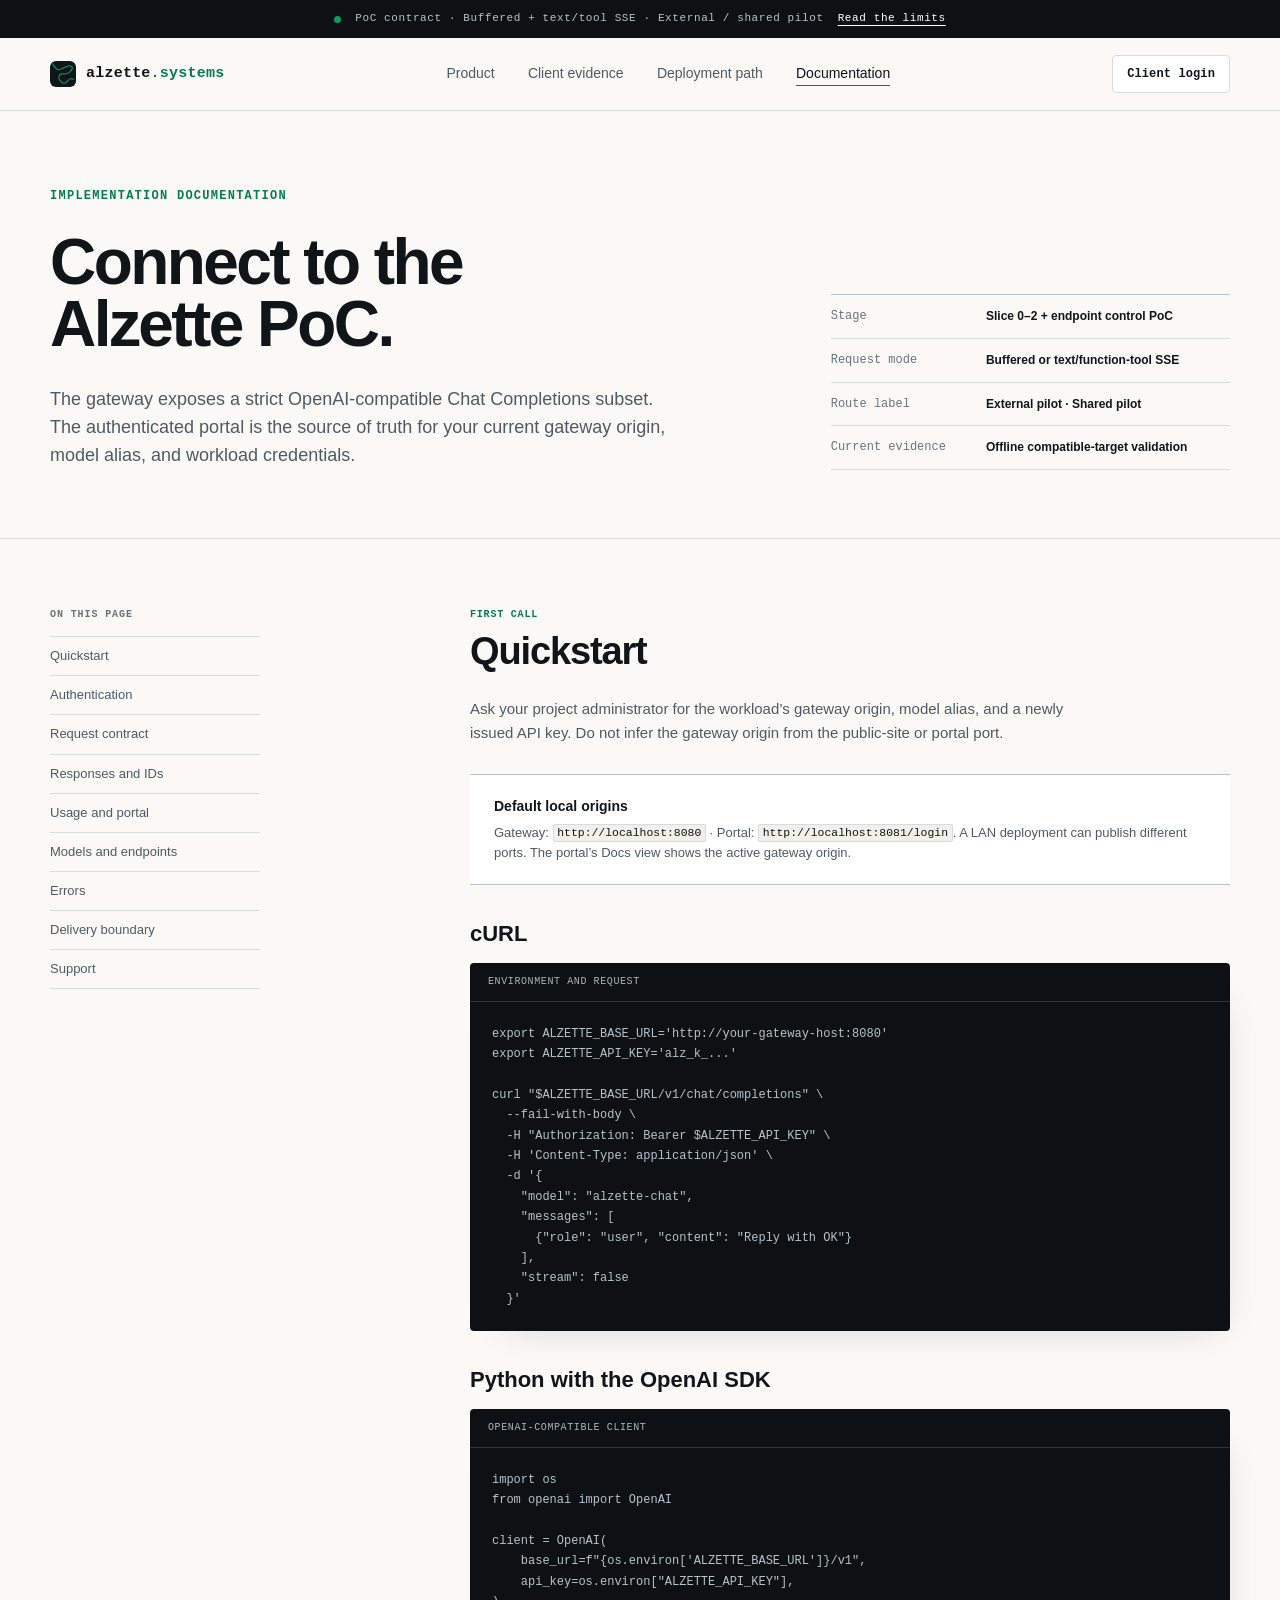
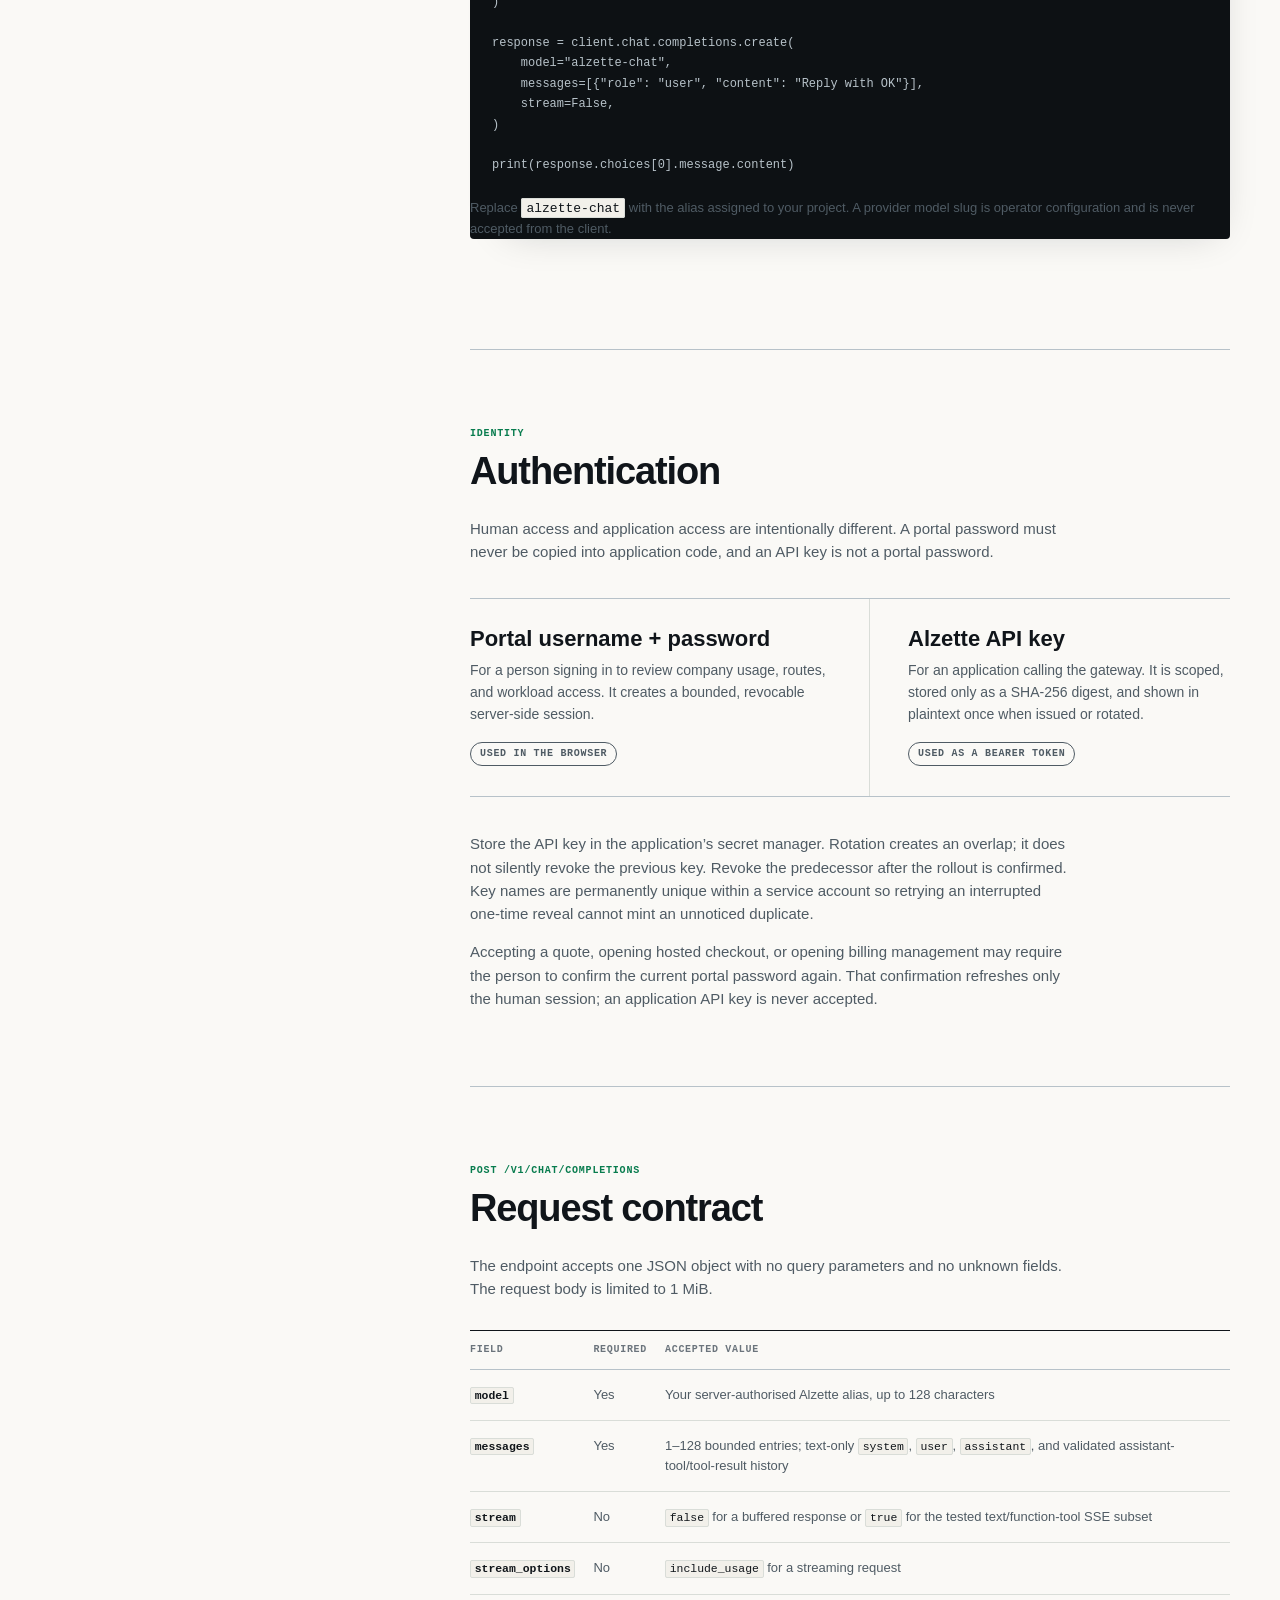
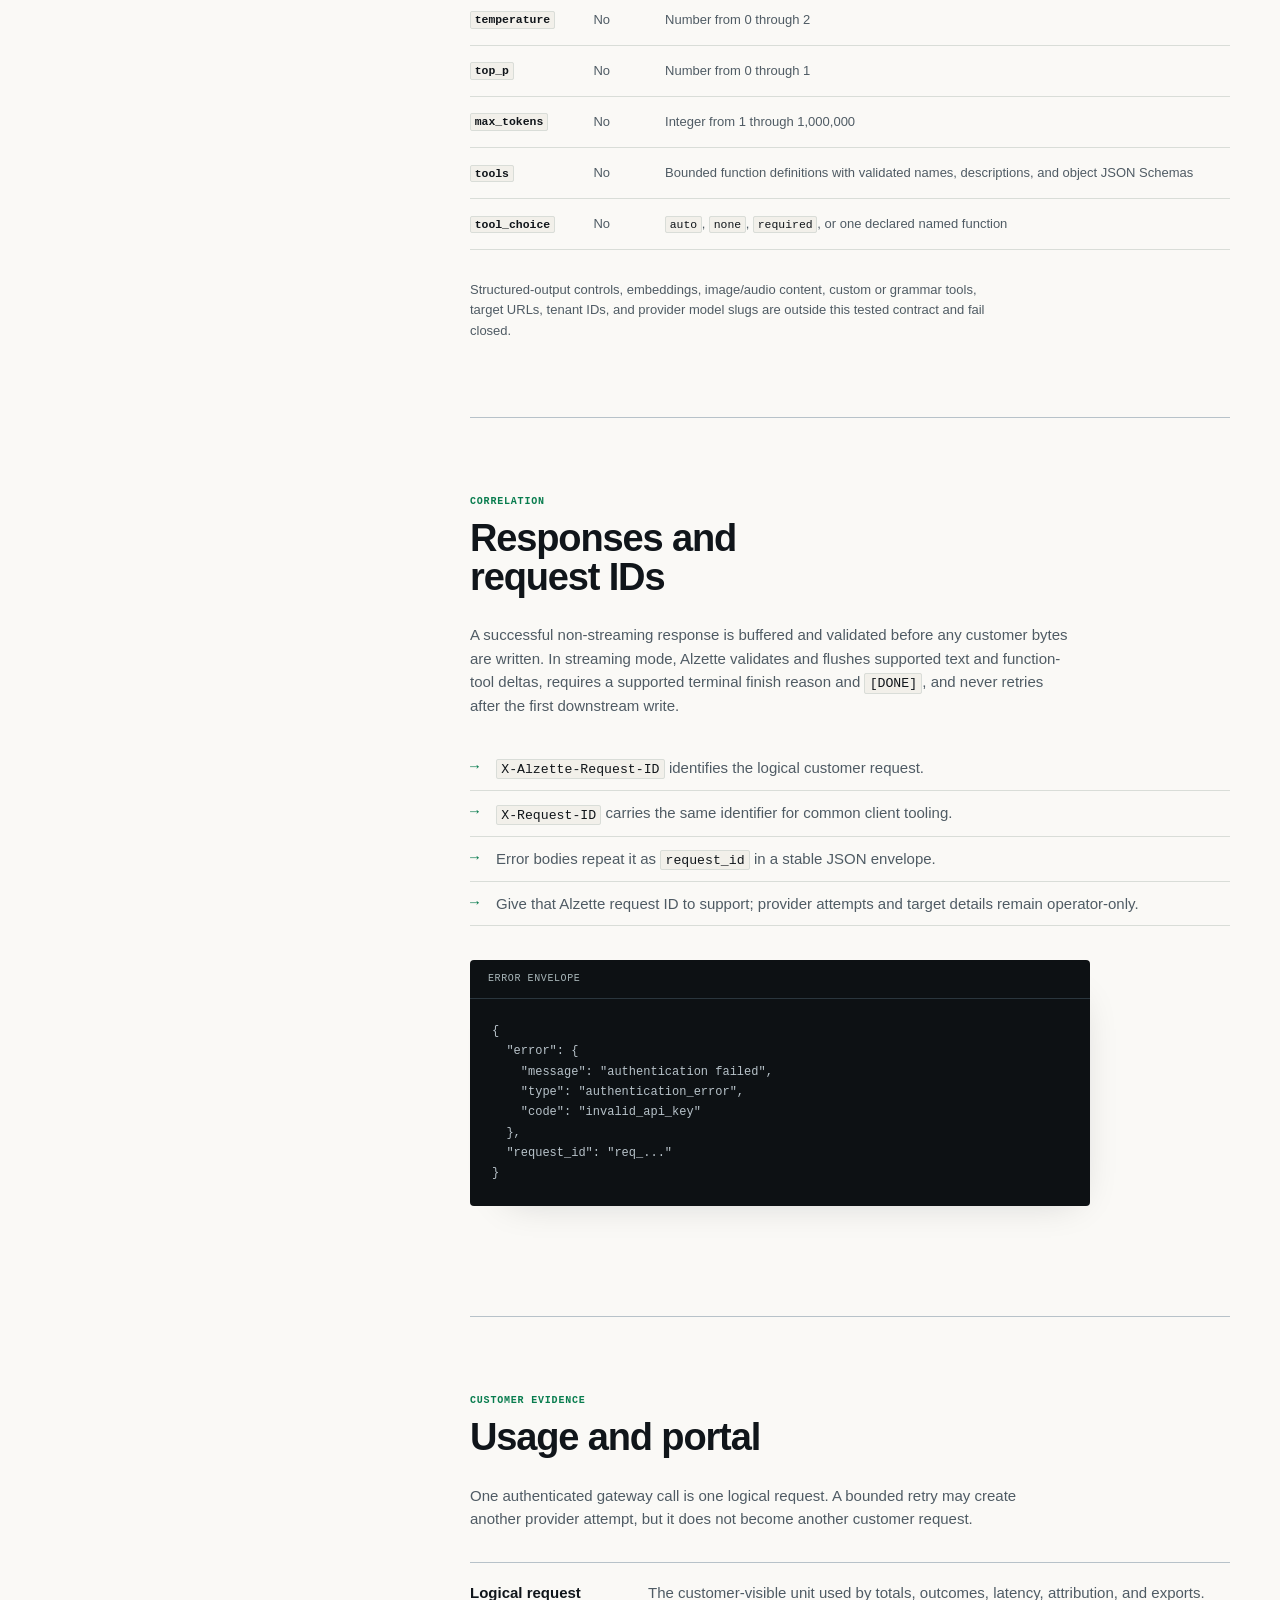
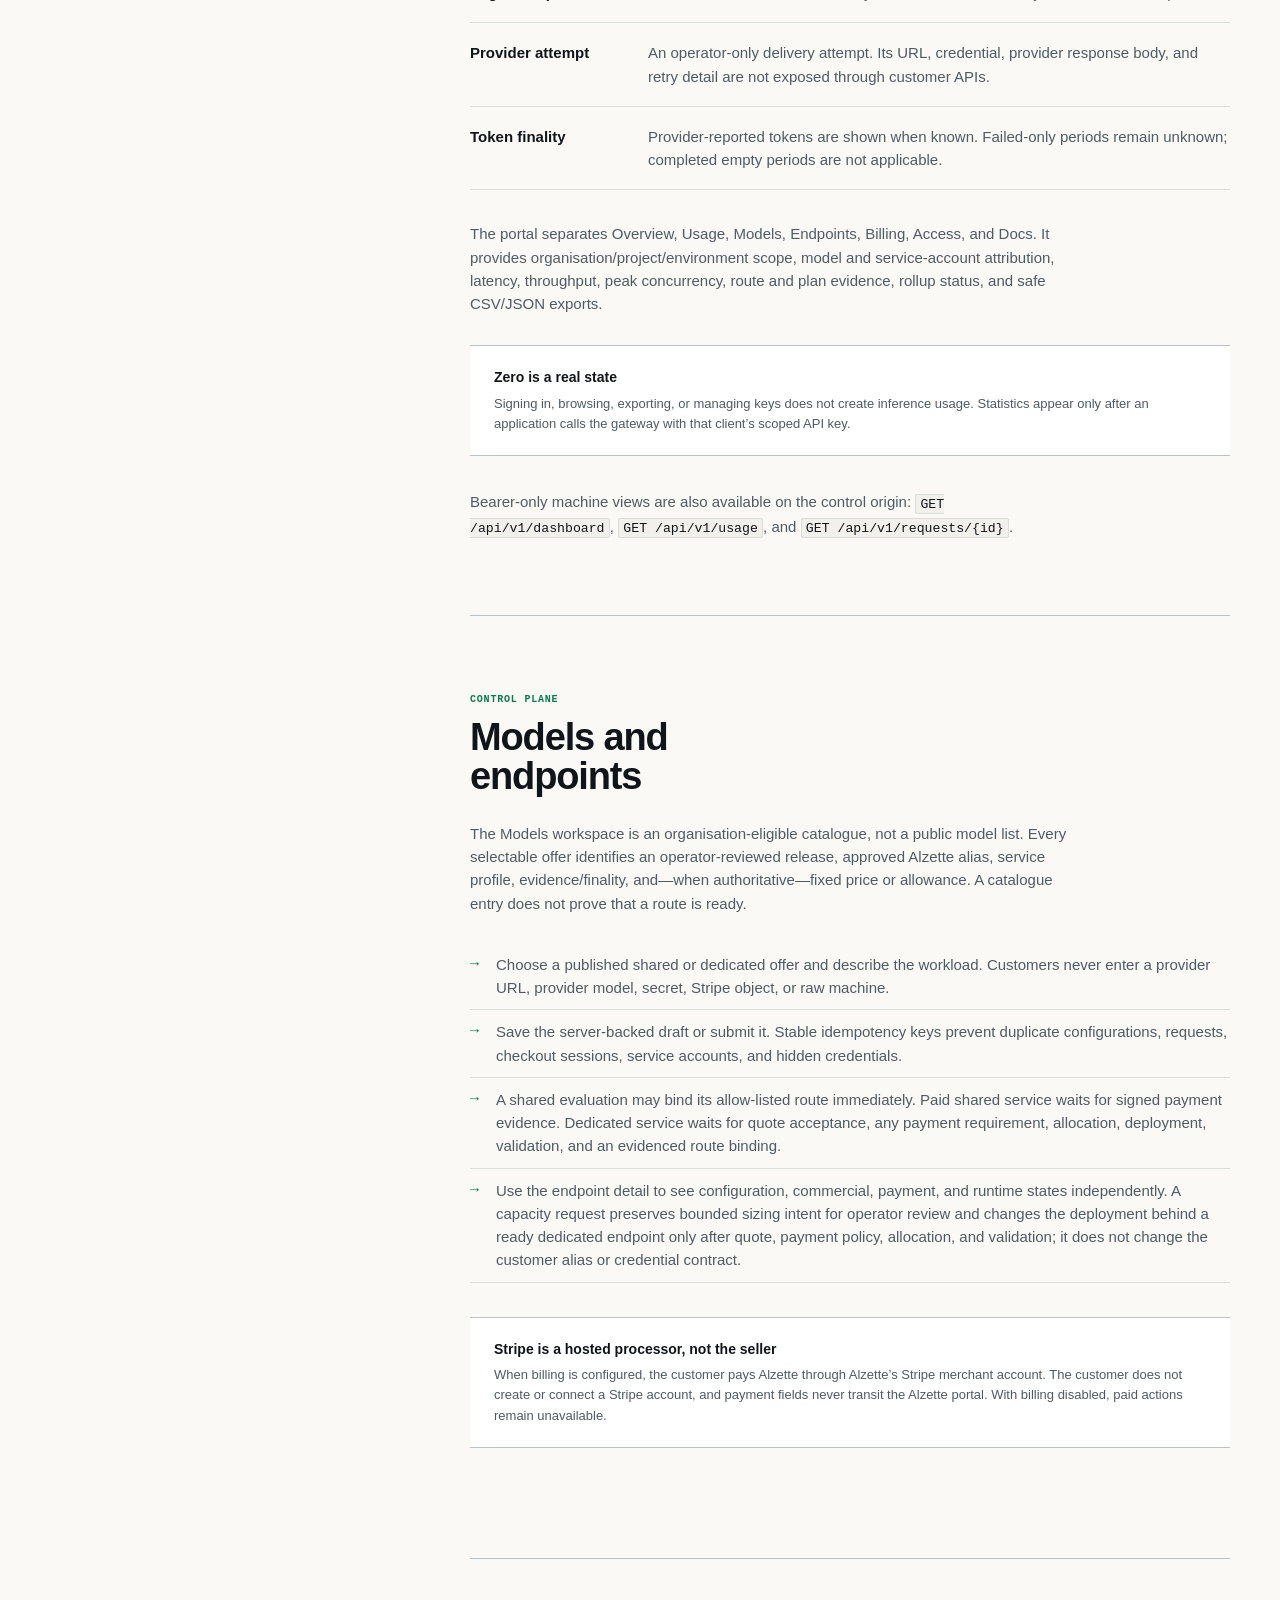
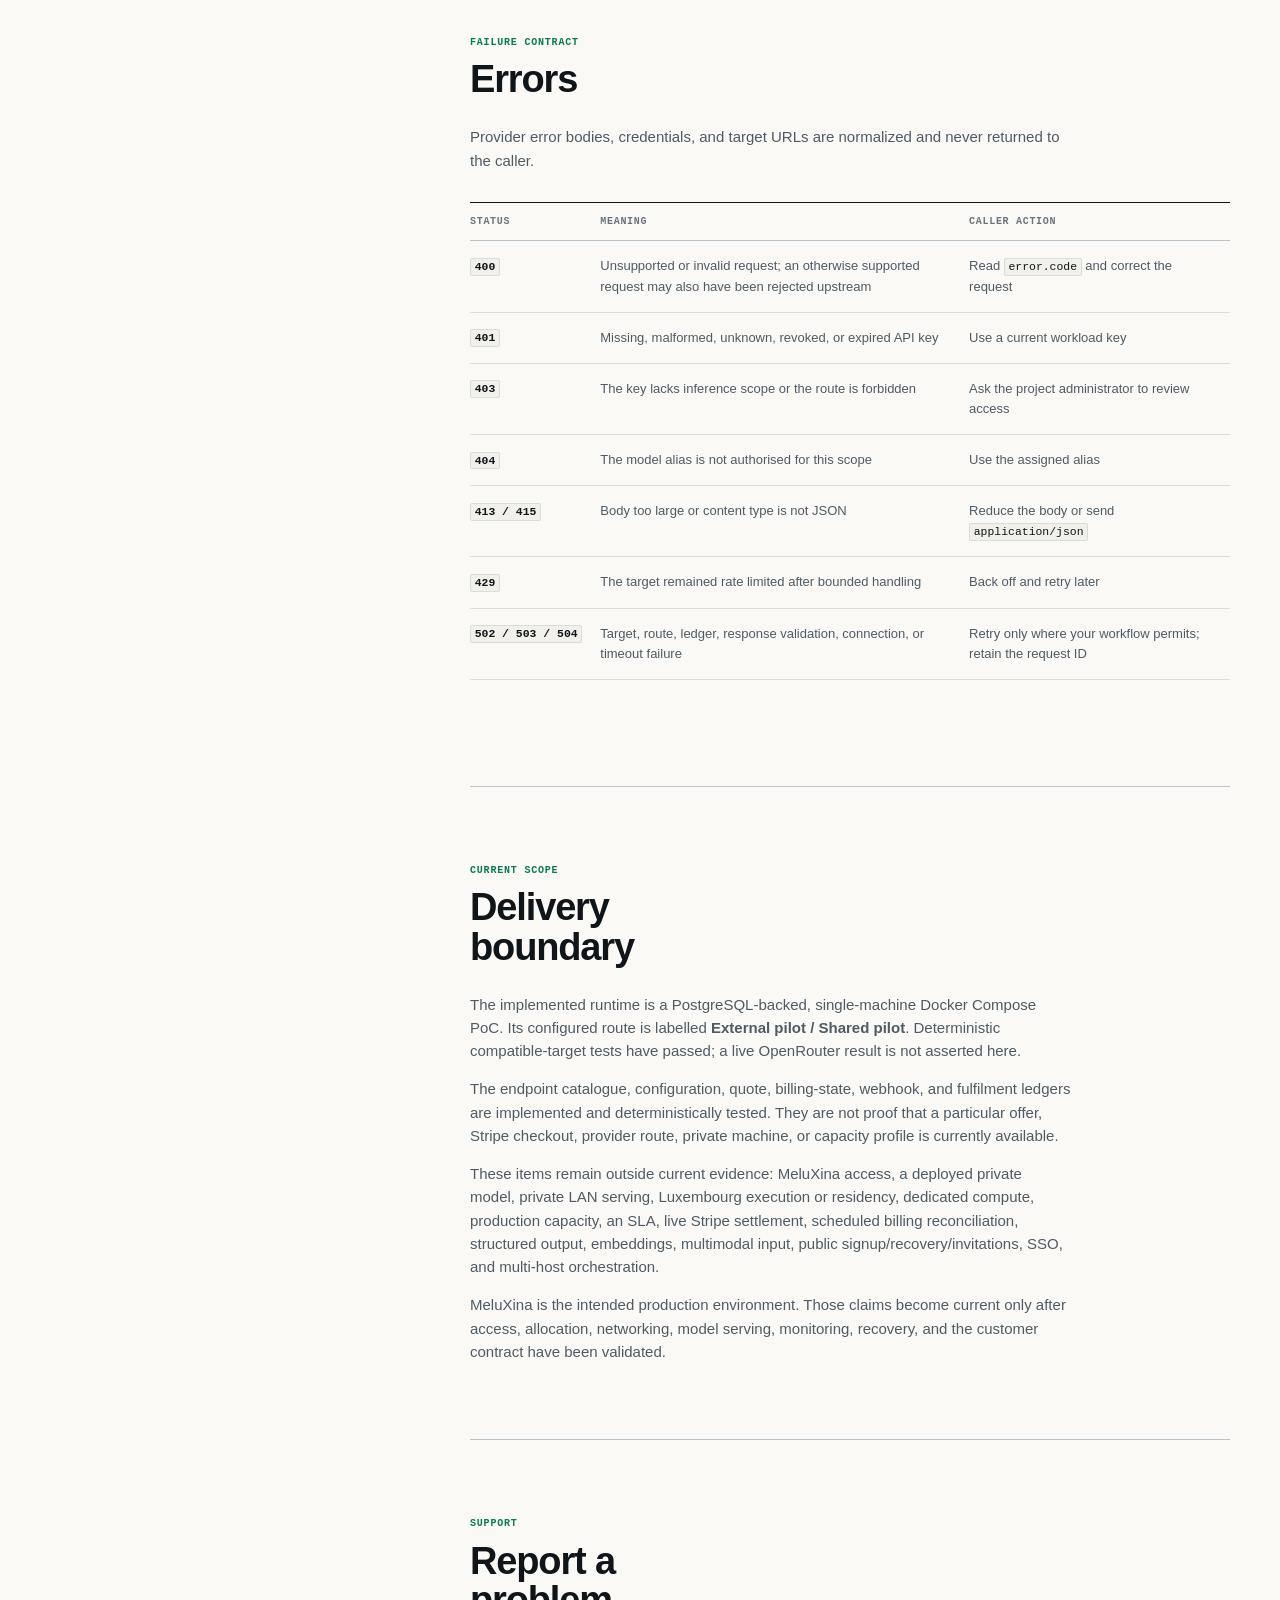
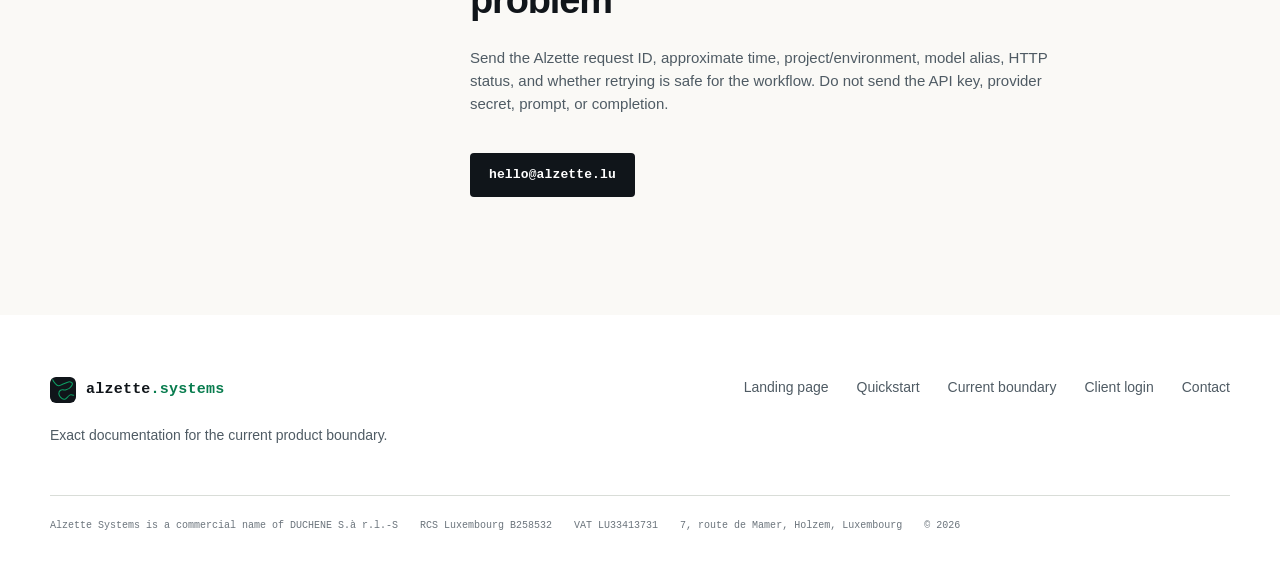
<file: docs.html>
<!doctype html>
<html lang="en">
<head>
  <meta charset="utf-8">
  <meta name="viewport" content="width=device-width, initial-scale=1">
  <title>Implementation documentation — Alzette Systems</title>
  <meta name="description" content="Exact connection, authentication, request, endpoint, usage, and delivery-boundary documentation for the Alzette inference PoC.">
  <link rel="icon" href="/alzette-mark.svg" type="image/svg+xml">
  <link rel="stylesheet" href="/site.css">
</head>
<body class="docs-page">
  <a class="skip-link" href="#main">Skip to documentation</a>

  <div class="announcement" role="status">
    <div class="shell announcement-inner">
      <span class="status-dot" aria-hidden="true"></span>
      <span>PoC contract · Buffered + text/tool SSE · External / shared pilot</span>
      <a href="#delivery-boundary">Read the limits</a>
    </div>
  </div>

  <header class="site-header">
    <div class="shell header-inner">
      <a class="brand" href="/" aria-label="Alzette Systems home">
        <img src="/alzette-mark.svg" alt="" width="26" height="26">
        <span>alzette<span class="brand-domain">.systems</span></span>
      </a>
      <nav class="site-nav" aria-label="Primary navigation">
        <a href="/#product">Product</a>
        <a href="/#evidence">Client evidence</a>
        <a href="/#path">Deployment path</a>
        <a href="/docs" aria-current="page">Documentation</a>
      </nav>
      <a class="button button-quiet button-small header-login" href="/client">Client login</a>
    </div>
  </header>

  <main id="main">
    <section class="docs-hero">
      <div class="shell docs-hero-grid">
        <div>
          <p class="kicker">Implementation documentation</p>
          <h1>Connect to the Alzette PoC.</h1>
          <p class="hero-lead">The gateway exposes a strict OpenAI-compatible Chat Completions subset. The authenticated portal is the source of truth for your current gateway origin, model alias, and workload credentials.</p>
        </div>
        <dl class="docs-status">
          <div><dt>Stage</dt><dd>Slice 0–2 + endpoint control PoC</dd></div>
          <div><dt>Request mode</dt><dd>Buffered or text/function-tool SSE</dd></div>
          <div><dt>Route label</dt><dd>External pilot · Shared pilot</dd></div>
          <div><dt>Current evidence</dt><dd>Offline compatible-target validation</dd></div>
        </dl>
      </div>
    </section>

    <div class="shell docs-shell">
      <aside class="docs-sidebar" aria-label="Documentation sections">
        <p>On this page</p>
        <nav>
          <a href="#quickstart">Quickstart</a>
          <a href="#authentication">Authentication</a>
          <a href="#request-contract">Request contract</a>
          <a href="#responses">Responses and IDs</a>
          <a href="#usage">Usage and portal</a>
          <a href="#endpoints">Models and endpoints</a>
          <a href="#errors">Errors</a>
          <a href="#delivery-boundary">Delivery boundary</a>
          <a href="#support">Support</a>
        </nav>
      </aside>

      <article class="docs-content">
        <section id="quickstart" class="docs-section">
          <div class="docs-heading">
            <span>First call</span>
            <h2>Quickstart</h2>
          </div>
          <p>Ask your project administrator for the workload’s gateway origin, model alias, and a newly issued API key. Do not infer the gateway origin from the public-site or portal port.</p>

          <div class="notice">
            <strong>Default local origins</strong>
            <p>Gateway: <code>http://localhost:8080</code> · Portal: <code>http://localhost:8081/login</code>. A LAN deployment can publish different ports. The portal’s Docs view shows the active gateway origin.</p>
          </div>

          <h3>cURL</h3>
          <div class="code-block">
            <div class="code-caption">Environment and request</div>
            <pre><code>export ALZETTE_BASE_URL='http://your-gateway-host:8080'
export ALZETTE_API_KEY='alz_k_...'

curl "$ALZETTE_BASE_URL/v1/chat/completions" \
  --fail-with-body \
  -H "Authorization: Bearer $ALZETTE_API_KEY" \
  -H 'Content-Type: application/json' \
  -d '{
    "model": "alzette-chat",
    "messages": [
      {"role": "user", "content": "Reply with OK"}
    ],
    "stream": false
  }'</code></pre>
          </div>

          <h3>Python with the OpenAI SDK</h3>
          <div class="code-block">
            <div class="code-caption">OpenAI-compatible client</div>
            <pre><code>import os
from openai import OpenAI

client = OpenAI(
    base_url=f"{os.environ['ALZETTE_BASE_URL']}/v1",
    api_key=os.environ["ALZETTE_API_KEY"],
)

response = client.chat.completions.create(
    model="alzette-chat",
    messages=[{"role": "user", "content": "Reply with OK"}],
    stream=False,
)

print(response.choices[0].message.content)</code></pre>
          <p class="docs-note">Replace <code>alzette-chat</code> with the alias assigned to your project. A provider model slug is operator configuration and is never accepted from the client.</p>
        </section>

        <section id="authentication" class="docs-section">
          <div class="docs-heading">
            <span>Identity</span>
            <h2>Authentication</h2>
          </div>
          <p>Human access and application access are intentionally different. A portal password must never be copied into application code, and an API key is not a portal password.</p>
          <div class="auth-compare">
            <div>
              <h3>Portal username + password</h3>
              <p>For a person signing in to review company usage, routes, and workload access. It creates a bounded, revocable server-side session.</p>
              <span class="tag">Used in the browser</span>
            </div>
            <div>
              <h3>Alzette API key</h3>
              <p>For an application calling the gateway. It is scoped, stored only as a SHA-256 digest, and shown in plaintext once when issued or rotated.</p>
              <span class="tag">Used as a Bearer token</span>
            </div>
          </div>
          <p>Store the API key in the application’s secret manager. Rotation creates an overlap; it does not silently revoke the previous key. Revoke the predecessor after the rollout is confirmed. Key names are permanently unique within a service account so retrying an interrupted one-time reveal cannot mint an unnoticed duplicate.</p>
          <p>Accepting a quote, opening hosted checkout, or opening billing management may require the person to confirm the current portal password again. That confirmation refreshes only the human session; an application API key is never accepted.</p>
        </section>

        <section id="request-contract" class="docs-section">
          <div class="docs-heading">
            <span>POST /v1/chat/completions</span>
            <h2>Request contract</h2>
          </div>
          <p>The endpoint accepts one JSON object with no query parameters and no unknown fields. The request body is limited to 1 MiB.</p>
          <div class="table-wrap">
            <table>
              <thead>
                <tr><th>Field</th><th>Required</th><th>Accepted value</th></tr>
              </thead>
              <tbody>
                <tr><td><code>model</code></td><td>Yes</td><td>Your server-authorised Alzette alias, up to 128 characters</td></tr>
                <tr><td><code>messages</code></td><td>Yes</td><td>1–128 bounded entries; text-only <code>system</code>, <code>user</code>, <code>assistant</code>, and validated assistant-tool/tool-result history</td></tr>
                <tr><td><code>stream</code></td><td>No</td><td><code>false</code> for a buffered response or <code>true</code> for the tested text/function-tool SSE subset</td></tr>
                <tr><td><code>stream_options</code></td><td>No</td><td><code>include_usage</code> for a streaming request</td></tr>
                <tr><td><code>temperature</code></td><td>No</td><td>Number from 0 through 2</td></tr>
                <tr><td><code>top_p</code></td><td>No</td><td>Number from 0 through 1</td></tr>
                <tr><td><code>max_tokens</code></td><td>No</td><td>Integer from 1 through 1,000,000</td></tr>
                <tr><td><code>tools</code></td><td>No</td><td>Bounded function definitions with validated names, descriptions, and object JSON Schemas</td></tr>
                <tr><td><code>tool_choice</code></td><td>No</td><td><code>auto</code>, <code>none</code>, <code>required</code>, or one declared named function</td></tr>
              </tbody>
            </table>
          </div>
          <p class="docs-note">Structured-output controls, embeddings, image/audio content, custom or grammar tools, target URLs, tenant IDs, and provider model slugs are outside this tested contract and fail closed.</p>
        </section>

        <section id="responses" class="docs-section">
          <div class="docs-heading">
            <span>Correlation</span>
            <h2>Responses and request IDs</h2>
          </div>
          <p>A successful non-streaming response is buffered and validated before any customer bytes are written. In streaming mode, Alzette validates and flushes supported text and function-tool deltas, requires a supported terminal finish reason and <code>[DONE]</code>, and never retries after the first downstream write.</p>
          <ul class="docs-list">
            <li><code>X-Alzette-Request-ID</code> identifies the logical customer request.</li>
            <li><code>X-Request-ID</code> carries the same identifier for common client tooling.</li>
            <li>Error bodies repeat it as <code>request_id</code> in a stable JSON envelope.</li>
            <li>Give that Alzette request ID to support; provider attempts and target details remain operator-only.</li>
          </ul>
          <div class="code-block code-block-short">
            <div class="code-caption">Error envelope</div>
            <pre><code>{
  "error": {
    "message": "authentication failed",
    "type": "authentication_error",
    "code": "invalid_api_key"
  },
  "request_id": "req_..."
}</code></pre>
          </div>
        </section>

        <section id="usage" class="docs-section">
          <div class="docs-heading">
            <span>Customer evidence</span>
            <h2>Usage and portal</h2>
          </div>
          <p>One authenticated gateway call is one logical request. A bounded retry may create another provider attempt, but it does not become another customer request.</p>
          <div class="definition-list">
            <div><dt>Logical request</dt><dd>The customer-visible unit used by totals, outcomes, latency, attribution, and exports.</dd></div>
            <div><dt>Provider attempt</dt><dd>An operator-only delivery attempt. Its URL, credential, provider response body, and retry detail are not exposed through customer APIs.</dd></div>
            <div><dt>Token finality</dt><dd>Provider-reported tokens are shown when known. Failed-only periods remain unknown; completed empty periods are not applicable.</dd></div>
          </div>
          <p>The portal separates Overview, Usage, Models, Endpoints, Billing, Access, and Docs. It provides organisation/project/environment scope, model and service-account attribution, latency, throughput, peak concurrency, route and plan evidence, rollup status, and safe CSV/JSON exports.</p>
          <div class="notice">
            <strong>Zero is a real state</strong>
            <p>Signing in, browsing, exporting, or managing keys does not create inference usage. Statistics appear only after an application calls the gateway with that client’s scoped API key.</p>
          </div>
          <p>Bearer-only machine views are also available on the control origin: <code>GET /api/v1/dashboard</code>, <code>GET /api/v1/usage</code>, and <code>GET /api/v1/requests/{id}</code>.</p>
        </section>

        <section id="endpoints" class="docs-section">
          <div class="docs-heading">
            <span>Control plane</span>
            <h2>Models and endpoints</h2>
          </div>
          <p>The Models workspace is an organisation-eligible catalogue, not a public model list. Every selectable offer identifies an operator-reviewed release, approved Alzette alias, service profile, evidence/finality, and—when authoritative—fixed price or allowance. A catalogue entry does not prove that a route is ready.</p>
          <ol class="docs-list">
            <li>Choose a published shared or dedicated offer and describe the workload. Customers never enter a provider URL, provider model, secret, Stripe object, or raw machine.</li>
            <li>Save the server-backed draft or submit it. Stable idempotency keys prevent duplicate configurations, requests, checkout sessions, service accounts, and hidden credentials.</li>
            <li>A shared evaluation may bind its allow-listed route immediately. Paid shared service waits for signed payment evidence. Dedicated service waits for quote acceptance, any payment requirement, allocation, deployment, validation, and an evidenced route binding.</li>
            <li>Use the endpoint detail to see configuration, commercial, payment, and runtime states independently. A capacity request preserves bounded sizing intent for operator review and changes the deployment behind a ready dedicated endpoint only after quote, payment policy, allocation, and validation; it does not change the customer alias or credential contract.</li>
          </ol>
          <div class="notice">
            <strong>Stripe is a hosted processor, not the seller</strong>
            <p>When billing is configured, the customer pays Alzette through Alzette’s Stripe merchant account. The customer does not create or connect a Stripe account, and payment fields never transit the Alzette portal. With billing disabled, paid actions remain unavailable.</p>
          </div>
        </section>

        <section id="errors" class="docs-section">
          <div class="docs-heading">
            <span>Failure contract</span>
            <h2>Errors</h2>
          </div>
          <p>Provider error bodies, credentials, and target URLs are normalized and never returned to the caller.</p>
          <div class="table-wrap">
            <table>
              <thead><tr><th>Status</th><th>Meaning</th><th>Caller action</th></tr></thead>
              <tbody>
                <tr><td><code>400</code></td><td>Unsupported or invalid request; an otherwise supported request may also have been rejected upstream</td><td>Read <code>error.code</code> and correct the request</td></tr>
                <tr><td><code>401</code></td><td>Missing, malformed, unknown, revoked, or expired API key</td><td>Use a current workload key</td></tr>
                <tr><td><code>403</code></td><td>The key lacks inference scope or the route is forbidden</td><td>Ask the project administrator to review access</td></tr>
                <tr><td><code>404</code></td><td>The model alias is not authorised for this scope</td><td>Use the assigned alias</td></tr>
                <tr><td><code>413 / 415</code></td><td>Body too large or content type is not JSON</td><td>Reduce the body or send <code>application/json</code></td></tr>
                <tr><td><code>429</code></td><td>The target remained rate limited after bounded handling</td><td>Back off and retry later</td></tr>
                <tr><td><code>502 / 503 / 504</code></td><td>Target, route, ledger, response validation, connection, or timeout failure</td><td>Retry only where your workflow permits; retain the request ID</td></tr>
              </tbody>
            </table>
          </div>
        </section>

        <section id="delivery-boundary" class="docs-section">
          <div class="docs-heading">
            <span>Current scope</span>
            <h2>Delivery boundary</h2>
          </div>
          <p>The implemented runtime is a PostgreSQL-backed, single-machine Docker Compose PoC. Its configured route is labelled <strong>External pilot / Shared pilot</strong>. Deterministic compatible-target tests have passed; a live OpenRouter result is not asserted here.</p>
          <p>The endpoint catalogue, configuration, quote, billing-state, webhook, and fulfilment ledgers are implemented and deterministically tested. They are not proof that a particular offer, Stripe checkout, provider route, private machine, or capacity profile is currently available.</p>
          <p>These items remain outside current evidence: MeluXina access, a deployed private model, private LAN serving, Luxembourg execution or residency, dedicated compute, production capacity, an SLA, live Stripe settlement, scheduled billing reconciliation, structured output, embeddings, multimodal input, public signup/recovery/invitations, SSO, and multi-host orchestration.</p>
          <p>MeluXina is the intended production environment. Those claims become current only after access, allocation, networking, model serving, monitoring, recovery, and the customer contract have been validated.</p>
        </section>

        <section id="support" class="docs-section docs-support">
          <div class="docs-heading">
            <span>Support</span>
            <h2>Report a problem</h2>
          </div>
          <p>Send the Alzette request ID, approximate time, project/environment, model alias, HTTP status, and whether retrying is safe for the workflow. Do not send the API key, provider secret, prompt, or completion.</p>
          <a class="button button-primary" href="mailto:hello@alzette.lu?subject=Alzette%20PoC%20support">hello@alzette.lu</a>
        </section>
      </article>
    </div>
  </main>

  <footer class="site-footer">
    <div class="shell footer-top">
      <div>
        <a class="brand" href="/" aria-label="Alzette Systems home">
          <img src="/alzette-mark.svg" alt="" width="26" height="26">
          <span>alzette<span class="brand-domain">.systems</span></span>
        </a>
        <p>Exact documentation for the current product boundary.</p>
      </div>
      <nav class="footer-nav" aria-label="Footer navigation">
        <a href="/">Landing page</a>
        <a href="#quickstart">Quickstart</a>
        <a href="#delivery-boundary">Current boundary</a>
        <a href="/client">Client login</a>
        <a href="mailto:hello@alzette.lu">Contact</a>
      </nav>
    </div>
    <div class="shell footer-legal">
      <span>Alzette Systems is a commercial name of DUCHENE S.à r.l.-S</span>
      <span>RCS Luxembourg B258532</span>
      <span>VAT LU33413731</span>
      <span>7, route de Mamer, Holzem, Luxembourg</span>
      <span>© 2026</span>
    </div>
  </footer>
</body>
</html>
</file>
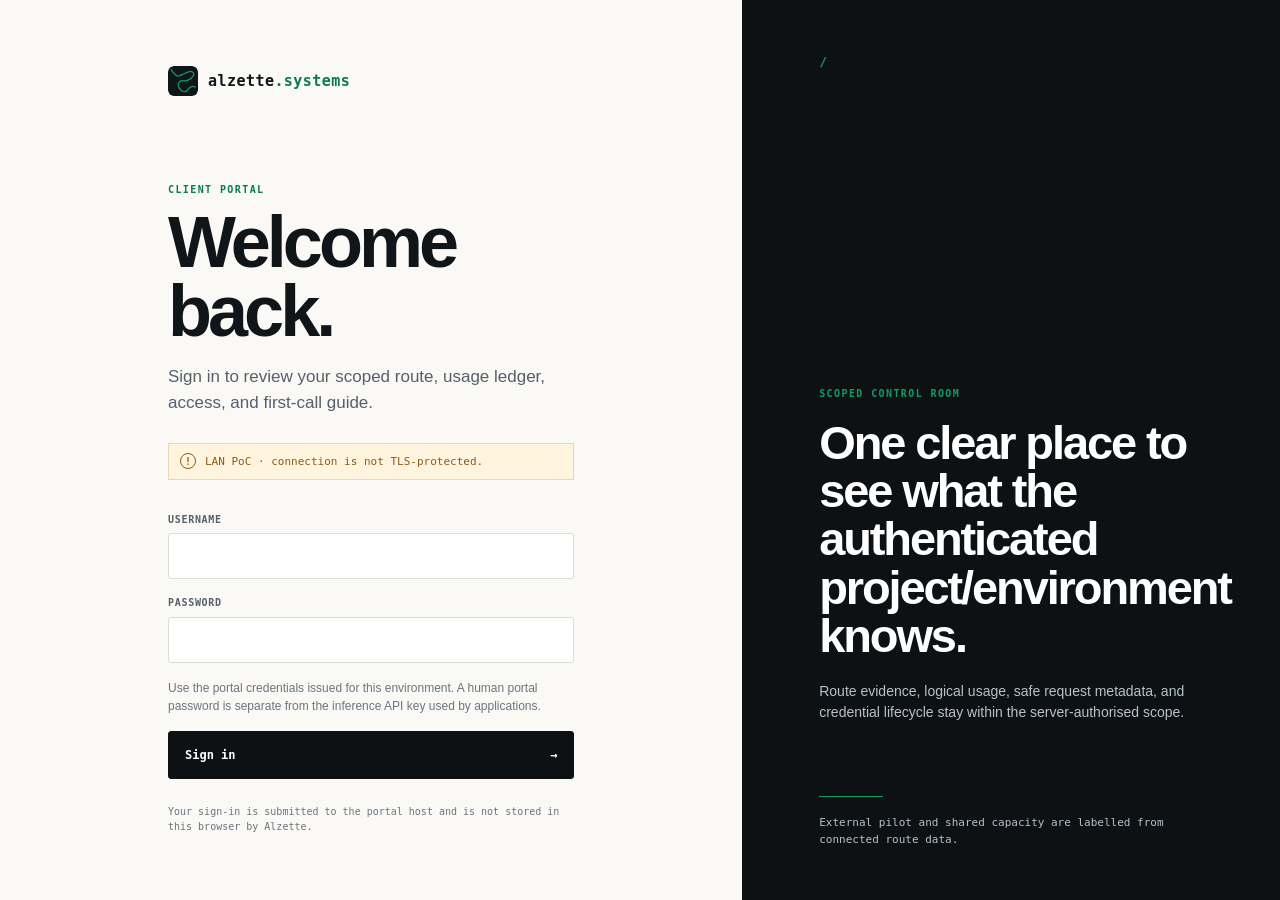
<file: login.html>
<!doctype html>
<html lang="en">
<head>
  <meta charset="utf-8">
  <meta name="viewport" content="width=device-width, initial-scale=1">
  <meta name="description" content="Sign in to the Alzette client portal.">
  <title>Sign in — Alzette Systems</title>
  <link rel="icon" href="alzette-mark.svg" type="image/svg+xml">
  <link rel="stylesheet" href="login.css">
  <meta name="alzette-api-mode" content="fallback">
  <script src="portal.js" defer></script>
</head>
<body class="login-page">
  <main class="login-shell">
    <section class="login-panel" aria-labelledby="login-title">
      <a class="login-brand" href="/app/overview" aria-label="Alzette client portal">
        <img src="alzette-mark.svg" alt="" width="30" height="30">
        <span>alzette<span>.systems</span></span>
      </a>
      <p class="login-kicker">Client portal</p>
      <h1 id="login-title">Welcome back.</h1>
      <p class="login-lead">Sign in to review your scoped route, usage ledger, access, and first-call guide.</p>

      <div class="login-transport-notice" data-transport-notice role="note" hidden>
        <span aria-hidden="true">!</span>
        <span>LAN PoC · connection is not TLS-protected.</span>
      </div>

      <form class="login-form" id="login-form" method="post" action="/login" autocomplete="on">
        <label for="login-username">Username<input id="login-username" name="username" type="text" autocomplete="username" required></label>
        <label for="login-password">Password<input id="login-password" name="password" type="password" autocomplete="current-password" required></label>
        <p class="login-guidance">Use the portal credentials issued for this environment. A human portal password is separate from the inference API key used by applications.</p>
        <p class="login-error" id="login-error" role="alert" hidden></p>
        <button class="login-submit" type="submit">Sign in <span aria-hidden="true">→</span></button>
      </form>
      <p class="login-footnote">Your sign-in is submitted to the portal host and is not stored in this browser by Alzette.</p>
    </section>
    <aside class="login-aside" aria-label="Portal boundary">
      <p class="login-aside__mark" aria-hidden="true">/</p>
      <p class="login-aside__eyebrow">Scoped control room</p>
      <h2>One clear place to see what the authenticated project/environment knows.</h2>
      <p>Route evidence, logical usage, safe request metadata, and credential lifecycle stay within the server-authorised scope.</p>
      <div class="login-aside__rule"></div>
      <span>External pilot and shared capacity are labelled from connected route data.</span>
    </aside>
  </main>
</body>
</html>
</file>
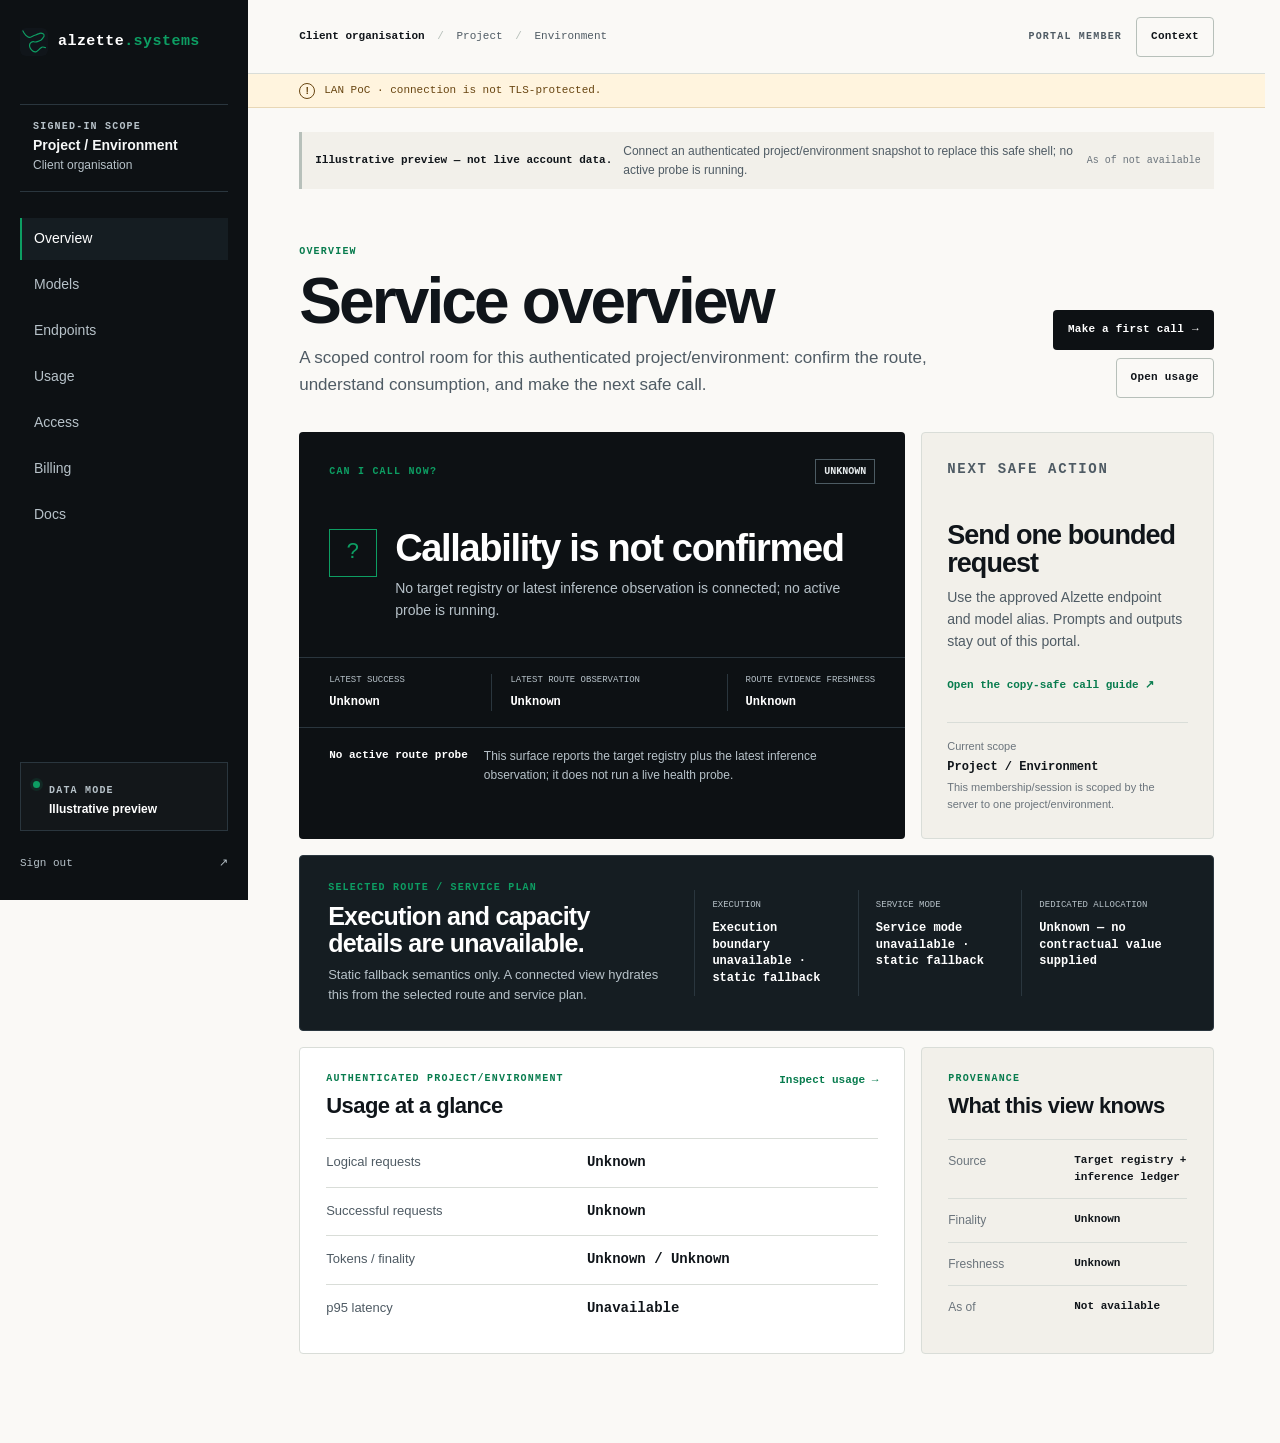
<file: portal.html>
<!--
THESIS: Make the authenticated project/environment feel operable in one calm control room: answer callability, consumption, attribution, and safe investigation in that order.
OWN-WORLD: Alzette ink, paper, river-green, and restrained mono data; ruled ledgers and one dark route surface carry hierarchy.
STORY: A client confirms the current scope, sees the external/shared boundary, follows a truthful zero or partial usage state, traces safe metadata, then takes the next first-call or access action.
FIRST VIEWPORT: Persistent navigation, an explicit Org / Project / Environment context, a route decision, freshness, and one first-call action are visible before the usage ledger.
FORM: Scoped control room — a persistent rail, contextual top bar, deep-linked workspaces, progressive disclosure for credentials, and chart/table parity without equal KPI tiles.
-->
<!doctype html>
<html lang="en">
<head>
  <meta charset="utf-8">
  <meta name="viewport" content="width=device-width, initial-scale=1">
  <meta name="description" content="Alzette client portal for scoped route status, usage provenance, access, and first-call guidance.">
  <title>Client portal — Alzette Systems</title>
  <link rel="icon" href="/alzette-mark.svg" type="image/svg+xml">
  <link rel="stylesheet" href="/portal.css">
  <meta name="alzette-api-mode" content="fallback">
  <script src="/portal.js" defer></script>
</head>
<body class="portal-page" data-view="overview" data-api-state="fallback">
  <a class="skip-link" href="#portal-main">Skip to portal content</a>

  <div class="portal-shell">
    <aside class="portal-rail" id="portal-nav" aria-label="Portal navigation">
      <div class="rail-top">
        <div class="rail-brand-row">
          <a class="portal-brand" href="/app/overview" data-view-link aria-label="Alzette client portal overview">
            <img src="/alzette-mark.svg" alt="" class="portal-brand__mark" width="28" height="28">
            <span>alzette<span class="portal-brand__suffix">.systems</span></span>
          </a>
          <button class="rail-close" type="button" id="menu-close" aria-label="Close portal navigation">×</button>
        </div>
        <div class="rail-context" aria-label="Current authenticated scope">
          <span class="rail-context__label">Signed-in scope</span>
          <strong data-bind="scope.projectEnvironment">Project / environment</strong>
          <span class="rail-context__sub" data-bind="scope.organization">Client organisation</span>
        </div>
        <nav class="portal-nav" aria-label="Client workspaces">
          <a href="/app/overview" data-view-link aria-current="page">Overview</a>
          <a href="/app/models" data-view-link>Models</a>
          <a href="/app/endpoints" data-view-link>Endpoints</a>
          <a href="/app/usage" data-view-link>Usage</a>
          <a href="/app/access?view=applications">Access</a>
          <a href="/app/billing" data-view-link>Billing</a>
          <a href="/app/docs" data-view-link>Docs</a>
        </nav>
      </div>
      <div class="rail-bottom">
        <div class="rail-source" role="status" aria-live="polite">
          <span class="status-dot" aria-hidden="true"></span>
          <div>
            <span class="rail-context__label">Data mode</span>
            <strong data-bind="source.badge">Illustrative preview</strong>
          </div>
        </div>
        <button class="rail-signout" type="button" id="sign-out-button">Sign out <span aria-hidden="true">↗</span></button>
      </div>
    </aside>
    <button class="nav-scrim" type="button" id="nav-scrim" aria-label="Close portal navigation" tabindex="-1" hidden></button>

    <div class="portal-content">
      <header class="portal-topbar">
        <div class="topbar-leading">
          <button class="menu-toggle" type="button" id="menu-toggle" aria-controls="portal-nav" aria-expanded="false">
            <span class="menu-toggle__icon" aria-hidden="true">☰</span>
            <span class="sr-only">Open portal navigation</span>
          </button>
          <div class="scope-line" aria-label="Current context">
            <span data-bind="scope.organization">Client organisation</span>
            <span class="scope-slash" aria-hidden="true">/</span>
            <span data-bind="scope.project">Project</span>
            <span class="scope-slash" aria-hidden="true">/</span>
            <span data-bind="scope.environment">Environment</span>
          </div>
        </div>
        <div class="topbar-trailing">
          <span class="context-role" data-bind="identity.role">Portal member</span>
          <button class="button button--quiet" type="button" id="context-button" aria-haspopup="dialog">Context</button>
        </div>
      </header>

      <div class="transport-notice" data-transport-notice role="note" hidden>
        <span class="transport-notice__mark" aria-hidden="true">!</span>
        <span>LAN PoC · connection is not TLS-protected.</span>
      </div>

      <main id="portal-main" class="portal-main" tabindex="-1">
        <div class="portal-main__inner">
          <div class="global-state" id="global-state" data-state="fallback" role="status" aria-live="polite">
            <span class="global-state__label" data-bind="source.label">Illustrative preview — not live account data.</span>
            <span class="global-state__detail" data-bind="source.detail">Connect an authenticated project/environment snapshot to replace this safe shell.</span>
            <time data-bind="source.asOf" datetime="">As of not available</time>
          </div>

          <section class="workspace workspace--overview" id="overview" data-view="overview" aria-labelledby="overview-title">
            <header class="workspace-heading">
              <div>
                <p class="eyebrow">Overview</p>
                <h1 id="overview-title">Service overview</h1>
                <p class="workspace-heading__lead">A scoped control room for this authenticated project/environment: confirm the route, understand consumption, and make the next safe call.</p>
              </div>
              <div class="heading-actions">
                <a class="button button--dark" href="/app/docs" data-view-link>Make a first call <span aria-hidden="true">→</span></a>
                <a class="button button--quiet" href="/app/usage" data-view-link>Open usage</a>
              </div>
            </header>

            <div class="overview-layout">
              <article class="route-hero" data-state="unknown" aria-labelledby="overview-route-title">
                <div class="route-hero__topline">
                  <p class="panel-kicker">Can I call now?</p>
                  <span class="state-pill" data-bind="route.stateLabel">Unknown</span>
                </div>
                <div class="route-hero__body">
                  <div class="route-signal" aria-hidden="true">?</div>
                  <div>
                    <h2 id="overview-route-title" data-bind="route.statusLabel">Callability is not confirmed</h2>
                    <p data-bind="route.statusDetail">No target registry or latest inference observation is connected; no active probe is running.</p>
                  </div>
                </div>
                <div class="route-hero__facts">
                  <div><span>Latest success</span><strong data-bind="route.lastSuccess">Unknown</strong></div>
                  <div><span>Latest route observation</span><strong data-bind="route.lastObservation">Unknown</strong></div>
                  <div><span>Route evidence freshness</span><strong data-bind="route.freshness">Unknown</strong></div>
                </div>
                <div class="route-hero__note" role="note">
                  <strong data-bind="route.attentionTitle">Route evidence pending</strong>
                  <span data-bind="route.attentionDetail">Connect a selected route to see probe state and evidence freshness.</span>
                </div>
              </article>

              <aside class="next-action panel panel--paper" aria-labelledby="next-action-title">
                <p class="panel-kicker">Next safe action</p>
                <h2 id="next-action-title">Send one bounded request</h2>
                <p>Use the approved Alzette endpoint and model alias. Prompts and outputs stay out of this portal.</p>
                <a href="/app/docs" class="text-link" data-view-link>Open the copy-safe call guide <span aria-hidden="true">↗</span></a>
                <div class="source-note">
                  <span>Current scope</span>
                  <strong data-bind="scope.projectEnvironment">Project / environment</strong>
                  <small data-bind="scope.detail">Authenticated scope is supplied by the server.</small>
                </div>
              </aside>
            </div>

            <section class="execution-band" aria-labelledby="execution-title">
              <div class="execution-band__intro">
                <p class="panel-kicker">Selected route / service plan</p>
                <h2 id="execution-title" data-bind="route.capacityHeadline">Execution and capacity details are unavailable.</h2>
                <p data-bind="route.boundaryDetail">No selected route or service plan is connected. This static fallback does not assert execution, capacity, hosting, or probe behavior.</p>
              </div>
              <div class="execution-band__facts">
                <div><span>Execution</span><strong data-bind="route.executionClass">Execution boundary unavailable · static fallback</strong></div>
                <div><span>Service mode</span><strong data-bind="route.capacityMode">Service mode unavailable · static fallback</strong></div>
                <div><span>Dedicated allocation</span><strong data-bind="allocation.dedicated">Unknown — no contractual value supplied</strong></div>
              </div>
            </section>

            <div class="overview-lower">
              <section class="ledger-panel panel" aria-labelledby="overview-usage-title">
                <div class="panel-heading">
                  <div>
                    <p class="panel-kicker">Authenticated project/environment</p>
                    <h2 id="overview-usage-title">Usage at a glance</h2>
                  </div>
                  <a class="text-link" href="/app/usage" data-view-link>Inspect usage <span aria-hidden="true">→</span></a>
                </div>
                <dl class="metric-ledger metric-ledger--overview">
                  <div><dt>Logical requests</dt><dd data-bind="usage.requests">Unknown</dd></div>
                  <div><dt>Successful requests</dt><dd data-bind="usage.successful">Unknown</dd></div>
                  <div><dt>Tokens / finality</dt><dd data-bind="usage.tokensFinality">Unknown / Unknown</dd></div>
                  <div><dt>p95 latency</dt><dd data-bind="usage.p95">Unavailable</dd></div>
                </dl>
                <p class="empty-message" data-empty-message hidden>No inference requests were recorded for this project/environment. Signing into the portal does not create model usage.</p>
              </section>
              <aside class="source-panel panel panel--paper" aria-labelledby="overview-source-title">
                <div class="panel-heading">
                  <div>
                    <p class="panel-kicker">Provenance</p>
                    <h2 id="overview-source-title">What this view knows</h2>
                  </div>
                </div>
                <dl class="source-list">
                  <div><dt>Source</dt><dd data-bind="source.kind">Target registry + inference ledger</dd></div>
                  <div><dt>Finality</dt><dd data-bind="source.finality">Unknown</dd></div>
                  <div><dt>Freshness</dt><dd data-bind="source.freshness">Unknown</dd></div>
                  <div><dt>As of</dt><dd data-bind="source.asOfText">Not available</dd></div>
                </dl>
              </aside>
            </div>
          </section>

          <section class="workspace workspace--models" id="models" data-view="models" aria-labelledby="models-title" hidden>
            <header class="workspace-heading workspace-heading--compact">
              <div>
                <p class="eyebrow">Models</p>
                <h1 id="models-title">Model catalogue</h1>
                <p class="workspace-heading__lead">Choose a model release. Alzette selects and manages the compatible deployment configuration behind each available service.</p>
              </div>
              <div class="heading-source"><span>Registry facts</span><small>No benchmark or capacity claim is inferred here</small></div>
            </header>
            <div class="workspace-state" id="models-state" data-state="fallback" role="status" aria-live="polite"><strong data-bind="models.stateLabel">Catalogue unavailable</strong><span data-bind="models.stateDetail">No connected model catalogue is available.</span></div>
            <div id="models-catalogue-view" data-model-catalogue-view>
              <form class="filter-bar model-filter-bar" id="model-filters">
                <div class="filter-bar__title"><span class="panel-kicker">Find a model</span><span>Search names and filter by execution mode when the registry supplies those facts.</span></div>
                <label>Search<input id="model-search" name="search" type="search" autocomplete="off" placeholder="Search model or release"></label>
                <label>Execution mode<select id="model-mode-filter" name="mode"><option value="">All supplied modes</option><option value="shared">Shared</option><option value="dedicated">Dedicated</option></select></label>
                <button class="button button--quiet" type="reset">Clear</button>
              </form>
              <section class="panel model-catalogue-panel" aria-labelledby="model-list-title">
                <div class="panel-heading"><div><p class="panel-kicker">Catalogue entries</p><h2 id="model-list-title">Models and releases</h2><p class="panel-heading__note">An eligible entry can be configured; it is not an endpoint and does not imply capacity, price, residency, or compliance.</p></div><span class="panel-source" data-bind="models.source">Catalogue source unavailable</span></div>
                <div class="table-wrap"><table class="data-table model-table" id="models-table"><caption class="sr-only">Available model catalogue entries</caption><thead><tr><th scope="col">Model / release</th><th scope="col">Lifecycle</th><th scope="col">Capabilities</th><th scope="col">Shared</th><th scope="col">Dedicated</th><th scope="col">Source / freshness</th><th scope="col">Action</th></tr></thead><tbody><tr><td colspan="7" class="table-empty">No connected model catalogue supplied.</td></tr></tbody></table></div>
              </section>
            </div>
            <section class="panel model-detail-panel" id="model-detail-view" data-model-detail-view aria-labelledby="model-detail-title" hidden>
              <div class="panel-heading"><div><a class="back-link" href="/app/models" data-view-link>← All models</a><p class="panel-kicker">Model release</p><h2 id="model-detail-title">Model details unavailable</h2><p class="panel-heading__note" id="model-detail-lead">Select a connected catalogue entry to inspect its facts and available services.</p></div><div class="heading-actions"><a class="button button--dark" id="model-configure-link" href="/app/endpoints/new" data-view-link>Configure endpoint</a></div></div>
              <div class="model-detail-grid">
                <section class="detail-block"><p class="panel-kicker">Release facts</p><dl class="source-list model-facts-list"><div><dt>Release</dt><dd id="model-detail-release">Unknown</dd></div><div><dt>Lifecycle</dt><dd id="model-detail-lifecycle">Unknown</dd></div><div><dt>Context window</dt><dd id="model-detail-context">Unknown</dd></div><div><dt>Modalities</dt><dd id="model-detail-modalities">Unknown</dd></div><div><dt>Source / freshness</dt><dd id="model-detail-source">Unknown</dd></div></dl></section>
                <section class="detail-block detail-block--paper"><p class="panel-kicker">Capabilities and support</p><div id="model-detail-capabilities" class="detail-copy">No connected capability facts supplied.</div><div id="model-detail-availability" class="availability-note">Availability is unknown until the registry supplies an eligible service.</div></section>
              </div>
              <section class="model-profiles-section" aria-labelledby="model-profiles-title"><div class="panel-heading"><div><p class="panel-kicker">Available services</p><h3 id="model-profiles-title">Shared and dedicated</h3><p class="panel-heading__note">Alzette selects the eligible deployment configuration and capacity behind the service.</p></div></div><div class="table-wrap"><table class="data-table model-profile-table" id="model-profiles-table"><caption class="sr-only">Available services for this model release</caption><thead><tr><th scope="col">Service</th><th scope="col">Availability</th><th scope="col">Terms</th><th scope="col">Action</th></tr></thead><tbody><tr><td colspan="4" class="table-empty">No connected service is available.</td></tr></tbody></table></div></section>
            </section>
          </section>

          <section class="workspace workspace--endpoints" id="endpoints" data-view="endpoints" aria-labelledby="endpoints-title" hidden>
            <div id="endpoints-list-view" data-endpoints-list-view>
              <header class="workspace-heading workspace-heading--compact"><div><p class="eyebrow">Endpoints</p><h1 id="endpoints-title">Endpoint control room</h1><p class="workspace-heading__lead">See which configured aliases exist, what they execute, whether they are paid, and whether runtime evidence says they are callable.</p></div><div class="heading-actions"><a class="button button--dark" href="/app/endpoints/new" data-view-link>Configure endpoint <span aria-hidden="true">+</span></a></div></header>
              <div class="workspace-state" id="endpoints-state" data-state="fallback" role="status" aria-live="polite"><strong data-bind="endpoints.stateLabel">Endpoint inventory unavailable</strong><span data-bind="endpoints.stateDetail">No connected endpoint inventory is available.</span></div>
              <section class="panel endpoint-list-panel" aria-labelledby="endpoint-list-title"><div class="panel-heading"><div><p class="panel-kicker">Configured aliases</p><h2 id="endpoint-list-title">Shared and dedicated endpoints</h2><p class="panel-heading__note">Paid and ready are separate facts. Provider URLs, targets, and secrets are never shown in this view.</p></div><span class="panel-source" data-bind="endpoints.source">Endpoint source unavailable</span></div><div class="table-wrap"><table class="data-table endpoint-table" id="endpoints-table"><caption class="sr-only">Configured Alzette endpoints</caption><thead><tr><th scope="col">Alias / model</th><th scope="col">Mode</th><th scope="col">Environment</th><th scope="col">Runtime</th><th scope="col">Commercial</th><th scope="col">Allowance / capacity</th><th scope="col">Observed</th><th scope="col">Action</th></tr></thead><tbody><tr><td colspan="8" class="table-empty">No connected endpoint records supplied.</td></tr></tbody></table></div></section>
              <div class="endpoint-empty-next panel panel--paper" id="endpoint-empty-next"><p class="panel-kicker">Nothing configured yet?</p><h2>Start with a model</h2><p>Review a connected catalogue entry, then choose a shared evaluation or a dedicated request path. A dedicated endpoint is quoted and provisioned by Alzette; it is not instant GPU self-allocation.</p><a class="text-link" href="/app/models" data-view-link>Browse models <span aria-hidden="true">→</span></a></div>
            </div>

            <section class="endpoint-detail-view" id="endpoint-detail-view" data-endpoint-detail-view hidden aria-labelledby="endpoint-detail-title">
              <header class="workspace-heading workspace-heading--compact"><div><a class="back-link" href="/app/endpoints" data-view-link>← All endpoints</a><p class="eyebrow">Endpoint detail</p><h1 id="endpoint-detail-title">Endpoint unavailable</h1><p class="workspace-heading__lead" id="endpoint-detail-lead">No connected endpoint detail is available.</p></div><div class="heading-actions"><a class="button button--quiet" id="endpoint-usage-link" href="/app/usage" data-view-link>Open usage</a><a class="button button--dark" href="/app/docs" data-view-link>Open call guide</a></div></header>
              <div class="workspace-state" id="endpoint-detail-state" data-state="unknown" role="status" aria-live="polite"><strong id="endpoint-detail-state-label">Runtime evidence unavailable</strong><span id="endpoint-detail-state-detail">No readiness claim is made without a connected endpoint snapshot.</span></div>
              <div class="endpoint-detail-layout"><section class="panel endpoint-facts-panel" aria-labelledby="endpoint-facts-title"><div class="panel-heading"><div><p class="panel-kicker">Endpoint boundary</p><h2 id="endpoint-facts-title">What this alias is</h2></div></div><dl class="source-list"><div><dt>Model / release</dt><dd id="endpoint-detail-model">Unknown</dd></div><div><dt>Alias</dt><dd id="endpoint-detail-alias">Unknown</dd></div><div><dt>Mode</dt><dd id="endpoint-detail-mode">Unknown</dd></div><div><dt>Environment</dt><dd id="endpoint-detail-environment">Unknown</dd></div><div><dt>Execution class</dt><dd id="endpoint-detail-execution">Unknown</dd></div><div><dt>Safe gateway path</dt><dd id="endpoint-detail-path">Unavailable</dd></div><div><dt>Source / freshness</dt><dd id="endpoint-detail-source">Unknown</dd></div></dl></section><section class="panel endpoint-readiness-panel" aria-labelledby="endpoint-readiness-title"><div class="panel-heading"><div><p class="panel-kicker">Runtime evidence</p><h2 id="endpoint-readiness-title">Can I call it?</h2></div></div><dl class="source-list"><div><dt>Lifecycle</dt><dd id="endpoint-detail-lifecycle">Unknown</dd></div><div><dt>Latest observation</dt><dd id="endpoint-detail-observed">Unknown</dd></div><div><dt>Freshness</dt><dd id="endpoint-detail-freshness">Unknown</dd></div><div><dt>Probe evidence</dt><dd id="endpoint-detail-evidence">Unknown</dd></div></dl><p class="micro-note" id="endpoint-detail-readiness-note">Readiness is based on selected endpoint evidence, not payment alone.</p></section></div>
              <div class="endpoint-detail-lower"><section class="panel" aria-labelledby="endpoint-commercial-title"><div class="panel-heading"><div><p class="panel-kicker">Commercial state</p><h2 id="endpoint-commercial-title">Paid is not ready</h2></div></div><dl class="source-list"><div><dt>Payment / quote</dt><dd id="endpoint-detail-commercial">Unknown</dd></div><div><dt>Allowance</dt><dd id="endpoint-detail-allowance">Unknown</dd></div><div><dt>Capacity</dt><dd id="endpoint-detail-capacity">Unknown</dd></div></dl><div class="detail-actions" id="endpoint-capacity-actions"></div></section><section class="panel" aria-labelledby="endpoint-call-title"><div class="panel-heading"><div><p class="panel-kicker">Safe first call</p><h2 id="endpoint-call-title">Use the configured alias</h2></div></div><pre class="code-block endpoint-example" id="endpoint-api-example"># API example unavailable until the backend supplies a safe gateway URL and model alias.</pre><div class="detail-actions"><a class="button button--quiet" href="/app/access?view=applications">Manage inference key</a><a class="button button--quiet" href="/app/docs" data-view-link>Read call guide</a></div></section></div>
            </section>

            <section class="endpoint-config-view" id="endpoint-config-view" data-endpoint-config-view hidden aria-labelledby="endpoint-config-title">
              <header class="workspace-heading workspace-heading--compact"><div><a class="back-link" href="/app/endpoints" data-view-link>← All endpoints</a><p class="eyebrow">Endpoint configuration</p><h1 id="endpoint-config-title">Choose a safe path to call</h1><p class="workspace-heading__lead">Describe the model, scope, and team size. Shared evaluation may be available immediately after validation; dedicated requests move through quote, payment, allocation, deployment, and validation.</p></div></header>
              <ol class="config-steps" aria-label="Endpoint configuration steps"><li data-config-step-indicator="1" class="is-current"><span>1</span><strong>Model</strong></li><li data-config-step-indicator="2"><span>2</span><strong>Service</strong></li><li data-config-step-indicator="3"><span>3</span><strong>Scope</strong></li><li data-config-step-indicator="4"><span>4</span><strong>Team size</strong></li><li data-config-step-indicator="5"><span>5</span><strong>Review</strong></li></ol>
              <div class="workspace-state" id="endpoint-config-state" data-state="unknown" role="status" aria-live="polite"><strong id="endpoint-config-state-label">Configuration draft</strong><span id="endpoint-config-state-detail">No draft has been submitted.</span></div>
              <form class="configurator-form panel" id="endpoint-config-form">
                <fieldset data-config-step-panel="1"><legend>1. Choose a model release</legend><label class="field-label" for="config-model">Model<select id="config-model" name="model_slug" required><option value="">Select a connected model</option></select></label><div class="config-fact-box" id="config-model-facts">Model facts appear when the catalogue supplies them.</div></fieldset>
                <fieldset data-config-step-panel="2" hidden><legend>2. Choose a service</legend><div class="choice-list"><label><input type="radio" name="deployment_mode" value="shared"> <strong>Shared</strong><span>Use Alzette-managed shared capacity when it is available for this model.</span></label><label><input type="radio" name="deployment_mode" value="dedicated"> <strong>Dedicated</strong><span>Request private capacity managed and validated by Alzette.</span></label></div><p class="form-help" id="config-mode-help">Alzette automatically selects and attaches an eligible service configuration.</p></fieldset>
                <fieldset data-config-step-panel="3" hidden><legend>3. Confirm scope and alias</legend><div class="config-two-col"><label class="field-label" for="config-alias">Approved gateway alias<input id="config-alias" name="alias" maxlength="80" required readonly placeholder="Supplied by the catalogue"><small>Use this alias in inference calls. It is bound to the selected catalogue release and cannot be widened in the browser.</small></label><div class="field-label">Current membership/session<strong class="read-only-value" id="config-scope">Project / environment</strong><small>Scope is server-bound; endpoint configuration cannot widen it.</small></div></div><div class="config-two-col"><div class="field-label">Project<strong class="read-only-value" data-bind="scope.project">Project</strong></div><div class="field-label">Environment<strong class="read-only-value" data-bind="scope.environment">Environment</strong></div></div></fieldset>
                <fieldset data-config-step-panel="4" hidden><legend>4. Team size</legend><label class="field-label" for="config-expected-users">How many people need to use this endpoint?<input id="config-expected-users" name="expected_user_count" type="number" inputmode="numeric" min="1" max="10000" step="1" required aria-describedby="config-expected-users-help endpoint-config-error"><small id="config-expected-users-help">Count everyone who may use it, not only people using it at the same time. Alzette uses this when reviewing the managed service. The selected model’s default context is used.</small></label></fieldset>
                <fieldset data-config-step-panel="5" hidden><legend>5. Review and submit</legend><div id="config-review" class="review-ledger"><p>Select each required step to see a review.</p></div><div class="review-actions"><p class="form-help">Alzette validates eligibility and attaches the compatible deployment configuration. A successful submission confirms a request or draft only; it does not claim payment or readiness.</p><label class="confirm-check"><input id="config-confirm" type="checkbox"> <span>I understand that dedicated capacity is a request/quote/provisioning path.</span></label></div></fieldset>
                <p class="form-error" id="endpoint-config-error" role="alert" hidden></p>
                <div class="config-form-actions"><button class="button button--quiet" type="button" id="config-back">Back</button><button class="button button--quiet" type="button" id="config-save">Save draft</button><button class="button button--dark" type="button" id="config-next">Continue</button><button class="button button--dark" type="submit" id="config-submit" hidden>Submit configuration</button></div>
              </form>
            </section>

            <section class="endpoint-request-view" id="endpoint-request-view" data-endpoint-request-view hidden aria-labelledby="endpoint-request-title">
              <header class="workspace-heading workspace-heading--compact"><div><a class="back-link" href="/app/endpoints" data-view-link>← All endpoints</a><p class="eyebrow">Request progress</p><h1 id="endpoint-request-title">Request status</h1><p class="workspace-heading__lead" id="endpoint-request-lead">Configuration, commercial, payment, and infrastructure status are reported independently.</p></div><div class="heading-actions"><a class="button button--quiet" id="request-billing-link" href="/app/billing" data-view-link>Open billing</a><a class="button button--dark" href="/app/docs" data-view-link>Get support guidance</a></div></header>
              <div class="workspace-state" id="endpoint-request-state" data-state="unknown" role="status" aria-live="polite"><strong id="endpoint-request-state-label">Request status unavailable</strong><span id="endpoint-request-state-detail">No connected request snapshot is available.</span></div>
              <div class="progress-rails"><section class="panel progress-rail" data-progress-rail="configuration"><div class="panel-heading"><div><p class="panel-kicker">Configuration</p><h2>Scope and eligibility</h2></div></div><div class="progress-rail__body"><strong data-progress-label="configuration">Unknown</strong><p data-progress-detail="configuration">No configuration status supplied.</p></div></section><section class="panel progress-rail" data-progress-rail="commercial"><div class="panel-heading"><div><p class="panel-kicker">Commercial</p><h2>Quote and terms</h2></div></div><div class="progress-rail__body"><strong data-progress-label="commercial">Unknown</strong><p data-progress-detail="commercial">No quote status supplied.</p></div></section><section class="panel progress-rail" data-progress-rail="payment"><div class="panel-heading"><div><p class="panel-kicker">Payment</p><h2>Alzette checkout</h2></div></div><div class="progress-rail__body"><strong data-progress-label="payment">Unknown</strong><p data-progress-detail="payment">No payment status supplied.</p></div></section><section class="panel progress-rail" data-progress-rail="infrastructure"><div class="panel-heading"><div><p class="panel-kicker">Infrastructure</p><h2>Allocation to validation</h2></div></div><div class="progress-rail__body"><strong data-progress-label="infrastructure">Unknown</strong><p data-progress-detail="infrastructure">No deployment status supplied.</p></div></section></div>
              <section class="panel request-intent" aria-labelledby="request-intent-title"><div class="panel-heading"><div><p class="panel-kicker">Submitted sizing intent</p><h2 id="request-intent-title">What Alzette is reviewing</h2><p class="panel-heading__note">These customer-supplied sizing facts are immutable on this request. They are not a hardware allocation or performance promise.</p></div></div><dl class="source-list"><div><dt>Capacity change</dt><dd id="request-intent-capacity">Unknown</dd></div><div><dt>People using this endpoint</dt><dd id="request-intent-expected-users">Not recorded</dd></div></dl></section>
              <div class="request-actions" id="request-actions"></div><section class="panel request-reference"><div class="panel-heading"><div><p class="panel-kicker">Safe reference</p><h2>What to do next</h2></div></div><p id="request-next-action">Follow the state above. Support can use the request reference without receiving prompts, outputs, secrets, or provider targets.</p><code id="request-reference-id">Request reference unavailable</code></section>
            </section>
          </section>

          <section class="workspace workspace--usage" id="usage" data-view="usage" aria-labelledby="usage-title" hidden>
            <header class="workspace-heading workspace-heading--compact">
              <div>
                <p class="eyebrow">Usage</p>
                <h1 id="usage-title">Usage ledger</h1>
                <p class="workspace-heading__lead">Logical requests, known tokens, attribution, and source state for this authenticated project/environment.</p>
              </div>
              <div class="heading-source">
                <span data-bind="period.label">Current period</span>
                <small data-bind="period.timezone">Timezone not supplied</small>
              </div>
            </header>

            <form class="filter-bar" id="usage-filters">
              <div class="filter-bar__title"><span class="panel-kicker">Filter the ledger</span><span>Changes apply to this scoped view.</span></div>
              <label>From<input id="usage-from" name="from" type="date"></label>
              <label>To<input id="usage-to" name="to" type="date"></label>
              <label>Model alias<select id="usage-model" name="model"><option value="">All configured aliases</option></select></label>
              <button class="button button--dark" type="submit">Refresh view</button>
            </form>

            <div class="workspace-state" id="usage-state" data-state="fallback" role="status" aria-live="polite">
              <strong data-bind="usage.stateLabel">Safe preview state</strong>
              <span data-bind="usage.stateDetail">No live usage snapshot is connected.</span>
            </div>

            <div class="usage-ledger-layout">
              <section class="panel usage-ledger-panel" aria-labelledby="usage-summary-title">
                <div class="panel-heading">
                  <div><p class="panel-kicker">Consumption summary</p><h2 id="usage-summary-title">What was recorded?</h2></div>
                  <span class="panel-source" data-bind="source.label">Source unavailable</span>
                </div>
                <dl class="metric-ledger metric-ledger--large">
                  <div><dt>Logical requests</dt><dd data-bind="usage.requests">Unknown</dd><small>One customer call, regardless of internal attempts.</small></div>
                  <div><dt>Successful / failed / blocked</dt><dd data-bind="usage.outcomes">Unknown / Unknown / Unknown</dd><small>Failure classes stay metadata-only.</small></div>
                  <div><dt>Tokens known / final</dt><dd data-bind="usage.tokenDetail">Unknown / Unknown</dd><small>Unknown values are not counted as zero.</small></div>
                  <div><dt>p95 end-to-end latency</dt><dd data-bind="usage.p95">Unavailable</dd><small>Derived only when the represented ledger supports it.</small></div>
                  <div><dt>Throughput</dt><dd data-bind="usage.throughput">Unavailable — no throughput_rps supplied</dd><small data-bind="usage.throughputHelp">Unavailable until a connected ledger reports throughput_rps.</small></div>
                  <div><dt>Peak concurrency</dt><dd data-bind="usage.concurrency">Unavailable — no peak_concurrency supplied</dd><small data-bind="usage.concurrencyHelp">Unavailable until a connected ledger reports peak_concurrency.</small></div>
                </dl>
                <p class="empty-message" data-empty-message hidden>No inference requests were recorded for this project/environment. Signing into the portal does not create model usage.</p>
              </section>

              <aside class="panel allocation-panel" aria-labelledby="allocation-title">
                <div class="panel-heading"><div><p class="panel-kicker">Contract context</p><h2 id="allocation-title">Allowance vs allocation</h2></div></div>
                <p class="allocation-panel__lead" data-bind="allocation.contextDetail">Allowance and allocation values appear only when an authoritative contract source supplies them.</p>
                <dl class="source-list source-list--strong">
                  <div><dt>Shared allowance</dt><dd data-bind="allocation.shared">Unknown — no contractual value supplied</dd></div>
                  <div><dt>Dedicated allocation</dt><dd data-bind="allocation.dedicated">Unknown — no dedicated allocation evidenced</dd></div>
                  <div><dt>Service mode</dt><dd data-bind="route.capacityMode">Shared pilot · static fallback</dd></div>
                  <div><dt>Source / finality</dt><dd><span data-bind="allocation.source">Contract source unavailable</span> · <span data-bind="allocation.finality">Unknown</span></dd></div>
                </dl>
                <p class="micro-note">Throughput and peak concurrency are server-derived from the represented request intervals when supplied; the browser invents neither value when fields are null.</p>
              </aside>
            </div>

            <section class="panel attribution-panel" aria-labelledby="attribution-title">
              <div class="panel-heading"><div><p class="panel-kicker">Where usage comes from</p><h2 id="attribution-title">Service-account attribution</h2></div><span class="panel-source">Scoped identity metadata</span></div>
              <div class="attribution-grid">
                <dl class="source-list"><div><dt>Organisation</dt><dd data-bind="scope.organization">Client organisation</dd></div><div><dt>Project / environment</dt><dd data-bind="scope.projectEnvironment">Project / environment</dd></div><div><dt>Service account</dt><dd data-bind="attribution.serviceAccount">Unavailable in this snapshot</dd></div></dl>
                <div class="table-wrap"><table class="data-table data-table--compact" aria-label="Service-account usage attribution"><thead><tr><th scope="col">Service account</th><th scope="col">Requests</th><th scope="col">Tokens</th><th scope="col">Source</th></tr></thead><tbody id="service-attribution-body"><tr><td colspan="4" class="table-empty">No service-account attribution supplied by this source.</td></tr></tbody></table></div>
              </div>
            </section>

            <section class="panel trend-panel" aria-labelledby="trend-title">
              <div class="panel-heading"><div><p class="panel-kicker">Accessible trend</p><h2 id="trend-title">Requests over time</h2></div><span class="panel-source" data-bind="trend.unit">Unit unavailable</span></div>
              <div class="chart-wrap" id="usage-chart-wrap">
                <svg class="usage-chart" id="usage-chart" viewBox="0 0 900 240" role="img" aria-labelledby="trend-title trend-description">
                  <desc id="trend-description">The chart becomes available when a connected usage snapshot includes trend points.</desc>
                  <g class="chart-grid" aria-hidden="true"></g>
                  <polyline class="chart-line" points=""></polyline>
                  <g class="chart-points" aria-hidden="true"></g>
                </svg>
                <p class="chart-empty" id="chart-empty">No connected trend data is available for this period.</p>
              </div>
              <details class="table-alternative" open>
                <summary>View the table alternative</summary>
                <div class="table-wrap"><table class="data-table" id="trend-table"><caption class="sr-only">Requests, tokens, success rate, and p95 latency over time</caption><thead><tr><th scope="col">Period</th><th scope="col">Requests</th><th scope="col">Tokens</th><th scope="col">Success rate</th><th scope="col">p95</th></tr></thead><tbody><tr><td colspan="5" class="table-empty">No trend points supplied.</td></tr></tbody></table></div>
              </details>
            </section>

            <div class="breakdown-layout">
              <section class="panel" aria-labelledby="model-breakdown-title"><div class="panel-heading"><div><p class="panel-kicker">Model attribution</p><h2 id="model-breakdown-title">By model alias</h2></div></div><div class="table-wrap"><table class="data-table" id="model-breakdown-table"><caption class="sr-only">Usage by configured model alias and executed model when supplied</caption><thead><tr><th scope="col">Alias</th><th scope="col">Executed model</th><th scope="col">Requests</th><th scope="col">Tokens</th><th scope="col">Share</th></tr></thead><tbody><tr><td colspan="5" class="table-empty">No model breakdown supplied.</td></tr></tbody></table></div></section>
              <section class="panel" aria-labelledby="project-breakdown-title"><div class="panel-heading"><div><p class="panel-kicker">Project attribution</p><h2 id="project-breakdown-title">By project / environment</h2></div></div><div class="table-wrap"><table class="data-table" id="project-breakdown-table"><caption class="sr-only">Usage by authenticated project and environment</caption><thead><tr><th scope="col">Project / environment</th><th scope="col">Requests</th><th scope="col">Tokens</th><th scope="col">Share</th></tr></thead><tbody><tr><td colspan="4" class="table-empty">No project breakdown supplied.</td></tr></tbody></table></div></section>
            </div>

            <section class="panel requests-panel" aria-labelledby="recent-requests-title">
              <div class="panel-heading"><div><p class="panel-kicker">Safe metadata</p><h2 id="recent-requests-title">Recent requests</h2><p class="panel-heading__note">Request IDs, timestamps, aliases, status, latency, token totals, and service-account attribution only. Prompts and outputs never appear here.</p></div><div class="export-actions"><span class="export-status" id="export-status" data-bind="export.status" role="status">Exports require a connected final snapshot.</span><div class="heading-actions"><button class="button button--quiet" type="button" data-export-format="json" aria-describedby="export-status" disabled>Export JSON</button><button class="button button--dark" type="button" data-export-format="csv" aria-describedby="export-status" disabled>Export CSV</button></div></div></div>
              <div class="table-wrap"><table class="data-table data-table--requests" id="recent-requests-table"><caption class="sr-only">Recent safe request metadata</caption><thead><tr><th scope="col">Request ID</th><th scope="col">Occurred</th><th scope="col">Project / environment</th><th scope="col">Service account</th><th scope="col">Model alias</th><th scope="col">Executed model</th><th scope="col">Status</th><th scope="col">Latency</th><th scope="col">Tokens</th></tr></thead><tbody><tr><td colspan="9" class="table-empty">No safe request metadata supplied.</td></tr></tbody></table></div>
            </section>
          </section>

          <section class="workspace workspace--billing" id="billing" data-view="billing" aria-labelledby="billing-title" hidden>
            <header class="workspace-heading workspace-heading--compact"><div><p class="eyebrow">Billing</p><h1 id="billing-title">Billing with a clear handoff.</h1><p class="workspace-heading__lead">When billing is enabled, payments for Alzette services go directly to Alzette through Stripe-hosted checkout. Your team does not need a Stripe account.</p></div><div class="heading-actions"><button class="button button--quiet" type="button" id="billing-retry" hidden>Retry billing</button><button class="button button--dark" type="button" id="billing-manage">Manage billing</button></div></header>
            <div class="workspace-state" id="billing-state" data-state="fallback" role="status" aria-live="polite"><strong data-bind="billing.stateLabel">Billing not configured</strong><span data-bind="billing.stateDetail">No connected billing snapshot is available.</span></div>
            <div class="billing-layout"><section class="panel billing-summary-panel" aria-labelledby="billing-summary-title"><div class="panel-heading"><div><p class="panel-kicker">Alzette account</p><h2 id="billing-summary-title">Commercial record</h2><p class="panel-heading__note">This panel reports backend billing state only. A browser return from checkout is not payment authority.</p></div><span class="panel-source" data-bind="billing.source">Billing source unavailable</span></div><dl class="source-list"><div><dt>Account</dt><dd id="billing-account">Unknown</dd></div><div><dt>Billing state</dt><dd id="billing-commercial-state">Unknown</dd></div><div><dt>Tax / legal status</dt><dd id="billing-tax-status">Unknown</dd></div><div><dt>Checkout state</dt><dd id="billing-checkout-state">Unknown</dd></div><div><dt>Last confirmed</dt><dd id="billing-confirmed-at">Unknown</dd></div></dl><div class="billing-action-note" id="billing-action-note">Billing actions appear only when the backend confirms permission and configuration.</div></section><section class="panel panel--paper billing-explanation" aria-labelledby="billing-explanation-title"><p class="panel-kicker">How payment works</p><h2 id="billing-explanation-title">You pay Alzette, not Stripe.</h2><ol class="billing-steps"><li><strong>Checkout</strong><span>When configured, Alzette opens a short-lived Stripe-hosted checkout session.</span></li><li><strong>Confirmation</strong><span>The server confirms payment through its billing integration; success URLs alone do not change endpoint readiness.</span></li><li><strong>Provisioning</strong><span>Dedicated capacity can still be allocating, deploying, or validating after payment.</span></li></ol><p class="micro-note">Do not enter a provider credential, target URL, or secret here. Stripe account creation is not required for this customer flow.</p></section></div>
            <section class="panel billing-invoices-panel" aria-labelledby="billing-invoices-title"><div class="panel-heading"><div><p class="panel-kicker">Billing history</p><h2 id="billing-invoices-title">Invoices and receipts</h2></div><span class="panel-source" id="billing-invoices-source">No invoice source supplied</span></div><div class="table-wrap"><table class="data-table billing-table" id="billing-invoices-table"><caption class="sr-only">Alzette invoices and billing documents</caption><thead><tr><th scope="col">Reference</th><th scope="col">Period</th><th scope="col">Status</th><th scope="col">Amount</th><th scope="col">Issued</th><th scope="col">Document</th></tr></thead><tbody><tr><td colspan="6" class="table-empty">No invoice records supplied.</td></tr></tbody></table></div></section>
          </section>

          <section class="workspace workspace--access" id="access" data-view="access" aria-labelledby="access-title" hidden>
            <nav class="access-subnav" aria-label="Access sections"><a href="/app/access/people">People</a><a href="/app/access/groups">Groups</a><span aria-disabled="true">Agent sessions <small>Not enabled</small></span><a href="/app/access?view=applications" aria-current="page">Application access</a></nav>
            <header class="workspace-heading workspace-heading--compact"><div><p class="eyebrow">Application access</p><h1 id="access-title">Keys for software and workloads.</h1><p class="workspace-heading__lead">Manage service-account identities and scoped Alzette keys. These credentials are separate from employee access, and plaintext is shown only once after the server issues it.</p></div><div class="heading-actions"><button class="button button--dark" type="button" id="service-account-open" data-requires-admin>Create service account <span aria-hidden="true">+</span></button></div></header>
            <div class="permission-state" id="access-permission" data-state="unknown" role="note"><strong>Company owner action</strong><span>Creating service accounts and issuing, rotating, or revoking keys requires the current company owner.</span></div>
            <section class="panel access-accounts-panel" aria-labelledby="accounts-title"><div class="panel-heading"><div><p class="panel-kicker">Scoped identities</p><h2 id="accounts-title">Service accounts</h2><p class="panel-heading__note">Create a named service account before issuing its first inference key. Names and scopes are metadata; plaintext keys are not listed here.</p></div><span class="panel-source" data-bind="access.source">Access source unavailable</span></div><div id="service-accounts-list" class="account-list"><div class="list-empty">No service-account records supplied.</div></div></section>
            <section class="panel access-keys-panel" aria-labelledby="keys-title"><div class="panel-heading"><div><p class="panel-kicker">Credential inventory</p><h2 id="keys-title">Keys and lifecycle actions</h2><p class="panel-heading__note">Issue an additional overlap key for a planned handoff; rotate to create a replacement before revocation; revoke only when the old credential should stop working.</p></div><span class="panel-source">Prefix only · no plaintext</span></div><div class="table-wrap"><table class="data-table access-table" id="access-keys-table"><caption class="sr-only">Service account keys and lifecycle status</caption><thead><tr><th scope="col">Key name</th><th scope="col">Prefix</th><th scope="col">Scopes</th><th scope="col">Created</th><th scope="col">Expiry</th><th scope="col">Last used</th><th scope="col">Status</th><th scope="col">Actions</th></tr></thead><tbody><tr><td colspan="8" class="table-empty">No key records supplied.</td></tr></tbody></table></div></section>
            <aside class="access-guidance" aria-label="Key lifecycle guidance"><div class="access-guidance__item"><strong>Issue overlap</strong><p>Keep the current key active while a new client is deployed.</p></div><div class="access-guidance__item"><strong>Rotate</strong><p>Create a replacement, copy it once, then schedule old-key revocation.</p></div><div class="access-guidance__item"><strong>Revoke</strong><p>Stop a key immediately after confirming it is no longer needed.</p></div></aside>
          </section>

          <section class="workspace workspace--docs" id="docs" data-view="docs" aria-labelledby="docs-title" hidden>
            <header class="workspace-heading workspace-heading--compact"><div><p class="eyebrow">Docs</p><h1 id="docs-title">Make the first call safely.</h1><p class="workspace-heading__lead">Your portal sign-in and your application inference credential are different things. Keep the application key in a secret manager.</p></div><div class="heading-source"><span>Safe gateway path</span><small>Provider details stay server-side</small></div></header>
            <div class="docs-layout"><section class="panel docs-call-panel" aria-labelledby="call-guide-title"><div class="panel-heading"><div><p class="panel-kicker">Copy-safe first inference</p><h2 id="call-guide-title">One bounded request</h2></div><button class="button button--quiet" type="button" data-copy-target="first-call-curl">Copy command</button></div><p class="docs-callout">Replace the environment variable with the Alzette inference key issued for your service account. Do not paste it into this portal or commit it to source.</p><p class="docs-endpoint-line"><span>Gateway endpoint</span><code data-bind="docs.endpoint">Endpoint unavailable — safe gateway URL not supplied</code></p><pre class="code-block" id="first-call-curl"><code id="first-call-curl-code"># Endpoint unavailable — safe gateway URL not supplied
  # The signed-in portal will render the safe gateway URL when supplied by the backend.
  # -H "Authorization: Bearer $ALZETTE_API_KEY"
  # -H "Content-Type: application/json"
  # -d '{"model":"configured-alias","messages":[{"role":"user","content":"Say hello in one sentence."}]}'</code></pre><p class="micro-note">The gateway URL is read from the backend's safe portal context (for example, <code>gateway_base_url</code> or <code>public_gateway_url</code>), never inferred from the control origin. The external provider credential and raw target URL are never exposed.</p></section><aside class="panel docs-password-panel" aria-labelledby="credential-meaning-title"><p class="panel-kicker">Two credentials, two jobs</p><h2 id="credential-meaning-title">Human sign-in is not inference access.</h2><dl class="credential-compare"><div><dt>Portal username / password</dt><dd>For a person to view this client portal. It is not sent to the model route.</dd></div><div><dt>Inference API key</dt><dd>For an application to call Alzette. It is scoped, revocable, and shown only once.</dd></div></dl><a href="/app/access?view=applications" class="text-link">Review application access <span aria-hidden="true">→</span></a></aside></div>
            <section class="panel docs-checklist" aria-labelledby="first-call-checklist-title"><div class="panel-heading"><div><p class="panel-kicker">Before you run it</p><h2 id="first-call-checklist-title">A small, safe checklist</h2></div></div><ol class="numbered-list numbered-list--horizontal"><li><strong>Store</strong><span>Put the one-time key in your team secret manager.</span></li><li><strong>Scope</strong><span>Use the approved model alias and authenticated project/environment.</span></li><li><strong>Inspect</strong><span>Use the returned request ID to investigate safe metadata in Usage.</span></li></ol></section>
          </section>
        </div>
      </main>
    </div>
  </div>

  <dialog class="portal-dialog" id="context-dialog" aria-labelledby="context-dialog-title">
    <form method="dialog" class="dialog-form" id="context-form"><div class="dialog-heading"><div><p class="panel-kicker">Current membership/session</p><h2 id="context-dialog-title">Org / Project / Environment</h2></div><button class="dialog-close" value="cancel" aria-label="Close context dialog">×</button></div><p data-bind="scope.detail">This membership/session is scoped by the server to one project/environment.</p><div id="membership-selector-wrap" hidden><label class="field-label" for="membership-selector">Membership/session<select id="membership-selector" name="membership_id"></select></label><p class="form-help" data-bind="scope.membershipHelp">Choose the membership/session that should define this signed-in portal view.</p></div><p id="membership-readonly" class="form-help">One membership/session is active; this context is read-only.</p><dl class="source-list"><div><dt>Signed in as</dt><dd data-bind="identity.username">Portal user</dd></div><div><dt>Organisation</dt><dd data-bind="scope.organization">Client organisation</dd></div><div><dt>Project</dt><dd data-bind="scope.project">Project</dd></div><div><dt>Environment</dt><dd data-bind="scope.environment">Environment</dd></div></dl><p class="form-error" id="context-error" role="alert" hidden></p><div class="dialog-actions"><button class="button button--quiet" value="cancel">Close</button><button class="button button--dark" id="context-submit" type="submit" value="change" hidden>Use membership</button></div></form>
  </dialog>

  <dialog class="portal-dialog" id="service-account-dialog" aria-labelledby="service-account-dialog-title">
    <form class="dialog-form" id="service-account-form">
      <div class="dialog-heading"><div><p class="panel-kicker">Admin-only setup</p><h2 id="service-account-dialog-title">Create a service account</h2></div><button class="dialog-close" type="button" data-dialog-close aria-label="Close create service account dialog">×</button></div>
      <p>Give the application a named identity before issuing its first key. This step accepts the supported name field only; scopes and expiry are chosen when a key is issued.</p>
      <label class="field-label" for="service-account-name">Name<input id="service-account-name" name="name" autocomplete="off" required maxlength="80" placeholder="document-workflow"></label>
      <p class="form-error" id="service-account-error" role="alert" hidden></p>
      <div class="dialog-actions"><button class="button button--quiet" type="button" data-dialog-close>Cancel</button><button class="button button--dark" type="submit">Create account</button></div>
    </form>
  </dialog>

  <dialog class="portal-dialog" id="key-dialog" aria-labelledby="key-dialog-title">
    <form class="dialog-form" id="key-form">
      <div class="dialog-heading"><div><p class="panel-kicker" data-bind="key.actionLabel">Issue key</p><h2 id="key-dialog-title">Issue a scoped key</h2></div><button class="dialog-close" type="button" data-dialog-close aria-label="Close key dialog">×</button></div>
      <p id="key-dialog-copy">The server will return plaintext only after a successful issue or rotation. Store it immediately; it cannot be recovered here.</p>
      <label class="field-label" for="key-service-account">Service account<select id="key-service-account" name="service_account" required></select></label>
      <label class="field-label" for="key-name">Key name<input id="key-name" name="name" maxlength="80" autocomplete="off" required placeholder="handoff-2026-08"></label>
      <fieldset class="scope-fieldset" id="key-scope-fieldset"><legend>Least-privilege scopes</legend><div id="key-scope-options"><label><input type="checkbox" name="key_scopes" value="inference:write" checked> inference:write</label><label><input type="checkbox" name="key_scopes" value="usage:read"> usage:read</label><label><input type="checkbox" name="key_scopes" value="routes:read"> routes:read</label></div><p class="form-help" data-bind="access.scopeHelp">Allowed scopes are supplied by the backend. Static fallback choices are shown only for layout.</p></fieldset>
      <label class="field-label" for="key-expiry-mode">Expiry method<select id="key-expiry-mode" name="expiry_mode"><option value="relative">Relative policy</option><option value="exact">Exact date/time</option></select></label>
      <label class="field-label" for="key-expiry">Expires in<select id="key-expiry" name="expiry"><option value="30d">30 days</option><option value="90d" selected>90 days</option><option value="365d">365 days</option></select></label>
      <label class="field-label" for="key-expiry-date" id="key-expiry-date-wrap" hidden>Exact expiry date/time<input id="key-expiry-date" name="expiry_date" type="datetime-local"></label>
      <div class="key-action-explain" data-key-explain="overlap"><strong>Issue overlap key</strong><span>The existing key stays active while the new client is deployed.</span></div>
      <div class="key-action-explain" data-key-explain="rotate" hidden><strong>Rotate key</strong><span>A replacement is created before the old key is revoked.</span></div>
      <div class="key-action-explain" data-key-explain="first" hidden><strong>Issue first key</strong><span>This service account has no key yet. Plaintext appears only after the server issues it.</span></div>
      <p class="form-error" id="key-error" role="alert" hidden></p>
      <div class="dialog-actions"><button class="button button--quiet" type="button" data-dialog-close>Cancel</button><button class="button button--dark" type="submit">Continue</button></div>
    </form>
  </dialog>

  <dialog class="portal-dialog" id="reauth-dialog" aria-labelledby="reauth-dialog-title">
    <form class="dialog-form" id="reauth-form">
      <div class="dialog-heading"><div><p class="panel-kicker">Confirm it is you</p><h2 id="reauth-dialog-title">Re-enter your portal password</h2></div><button class="dialog-close" type="button" data-dialog-close aria-label="Close password confirmation dialog">×</button></div>
      <p>Commercial changes require a recent human sign-in. Use the password for this portal account—not an inference API key.</p>
      <label class="field-label" for="reauth-password">Portal password<input id="reauth-password" name="password" type="password" autocomplete="current-password" required maxlength="128"></label>
      <p class="form-help">Your inference key belongs in an application secret manager and will never work as a portal password.</p>
      <p class="form-error" id="reauth-error" role="alert" hidden></p>
      <div class="dialog-actions"><button class="button button--quiet" type="button" data-dialog-close>Cancel</button><button class="button button--dark" type="submit">Confirm and continue</button></div>
    </form>
  </dialog>

  <dialog class="portal-dialog" id="capacity-dialog" aria-labelledby="capacity-dialog-title">
    <form class="dialog-form" id="capacity-form">
      <div class="dialog-heading"><div><p class="panel-kicker">Dedicated endpoint</p><h2 id="capacity-dialog-title">Request more capacity</h2></div><button class="dialog-close" type="button" data-dialog-close aria-label="Close capacity request dialog">×</button></div>
      <p id="capacity-context">Tell Alzette what this endpoint needs next. This creates a reviewable request; it does not silently change or bill the endpoint.</p>
      <label class="field-label" for="capacity-units">Requested total capacity units<input id="capacity-units" name="capacity_units" type="number" inputmode="numeric" min="1" max="128" value="1" required><small>Enter the new total allocation. Exact hardware and capacity are confirmed before fulfilment.</small></label>
      <label class="field-label" for="capacity-use-case">Workload or reason<input id="capacity-use-case" name="use_case" autocomplete="off" maxlength="160" placeholder="Quarter-end document processing"></label>
      <div class="config-two-col"><label class="field-label" for="capacity-concurrency">Expected concurrency<input id="capacity-concurrency" name="expected_concurrency" type="number" inputmode="numeric" min="1" max="10000" placeholder="10"></label><label class="field-label" for="capacity-context-window">Typical context tokens<input id="capacity-context-window" name="expected_context_tokens" type="number" inputmode="numeric" min="1" max="10000000" placeholder="32000"></label></div>
      <p class="form-error" id="capacity-error" role="alert" hidden></p>
      <div class="dialog-actions"><button class="button button--quiet" type="button" data-dialog-close>Cancel</button><button class="button button--dark" type="submit">Submit capacity request</button></div>
    </form>
  </dialog>

  <dialog class="portal-dialog portal-dialog--secret" id="secret-dialog" aria-labelledby="secret-dialog-title">
    <form method="dialog" class="dialog-form"><div class="dialog-heading"><div><p class="panel-kicker">One-time reveal</p><h2 id="secret-dialog-title">Store this key now</h2></div><button class="dialog-close" value="close" aria-label="Close one-time key dialog">×</button></div><p>This is the only time Alzette will display the plaintext key. Copy it into your secret manager before closing.</p><div class="secret-reveal"><code id="secret-value"></code><button class="button button--quiet" id="secret-copy" type="button">Copy key</button></div><p class="micro-note">The browser keeps this value in memory only. It is not written to localStorage, sessionStorage, or the access table.</p><div class="dialog-actions"><button class="button button--dark" value="close">I stored it</button></div></form>
  </dialog>

  <div class="toast" id="portal-toast" role="status" aria-live="polite" hidden></div>
</body>
</html>
</file>
<file: site.css>
:root {
  --paper: #faf9f6;
  --paper-deep: #f2f0ea;
  --surface: #ffffff;
  --ink: #10151a;
  --ink-soft: #4f5b64;
  --muted: #4f5b64;
  --faint: #6b747c;
  --line: #d9ddd8;
  --line-strong: #b7c2c9;
  --green: #087c4e;
  --green-bright: #0d9e63;
  --green-pale: #f2f0ea;
  --dark: #0d1114;
  --dark-raised: #151d22;
  --dark-line: #2a363e;
  --dark-text: #ffffff;
  --dark-muted: #b7c2c9;
  --sans: Inter, ui-sans-serif, -apple-system, BlinkMacSystemFont, "Segoe UI", sans-serif;
  --mono: "SFMono-Regular", Consolas, "Liberation Mono", monospace;
  --max: 1180px;
}

*, *::before, *::after { box-sizing: border-box; }

html {
  scroll-behavior: smooth;
  scroll-padding-top: 112px;
}

body {
  margin: 0;
  background: var(--paper);
  color: var(--ink);
  font-family: var(--sans);
  font-size: 15px;
  line-height: 1.55;
  -webkit-font-smoothing: antialiased;
}

img { display: block; max-width: 100%; }
a { color: inherit; }
p, h1, h2, h3, dl, dd, ol, ul { margin-top: 0; }
p:last-child { margin-bottom: 0; }
button, input, textarea { font: inherit; }

.shell {
  width: min(var(--max), calc(100% - 48px));
  margin-inline: auto;
}

.skip-link {
  position: fixed;
  left: 16px;
  top: 12px;
  z-index: 1000;
  transform: translateY(-160%);
  background: var(--surface);
  color: var(--ink);
  padding: 10px 14px;
  border: 1px solid var(--ink);
  text-decoration: none;
}

.skip-link:focus { transform: translateY(0); }

:focus-visible {
  outline: 3px solid var(--green-bright);
  outline-offset: 3px;
}

.announcement {
  background: var(--dark);
  color: var(--dark-muted);
  font-family: var(--mono);
  font-size: 11px;
  letter-spacing: 0.055em;
}

.announcement-inner {
  min-height: 38px;
  display: flex;
  align-items: center;
  justify-content: center;
  gap: 9px 14px;
  text-align: center;
}

.announcement a {
  color: var(--dark-text);
  text-underline-offset: 4px;
}

.announcement a:hover { color: var(--green-bright); }

.status-dot {
  width: 7px;
  height: 7px;
  border-radius: 50%;
  background: var(--green-bright);
  box-shadow: 0 0 0 4px rgba(16, 21, 26, 0.2);
  flex: 0 0 auto;
}

.site-header {
  position: sticky;
  top: 0;
  z-index: 100;
  border-bottom: 1px solid var(--line);
  background: rgba(250, 249, 246, 0.94);
  backdrop-filter: blur(14px);
}

.header-inner {
  min-height: 72px;
  display: grid;
  grid-template-columns: auto 1fr auto;
  align-items: center;
  gap: 28px;
}

.brand {
  display: inline-flex;
  align-items: center;
  gap: 10px;
  width: fit-content;
  color: var(--ink);
  font-family: var(--mono);
  font-size: 15px;
  font-weight: 700;
  letter-spacing: 0.015em;
  text-decoration: none;
}

.brand img { border-radius: 6px; }
.brand-domain { color: var(--green); }

.site-nav {
  display: flex;
  align-items: center;
  justify-content: center;
  gap: clamp(18px, 2.6vw, 36px);
}

.site-nav a,
.footer-nav a {
  color: var(--muted);
  font-size: 14px;
  text-decoration: none;
}

.site-nav a:hover,
.site-nav a[aria-current="page"],
.footer-nav a:hover { color: var(--ink); }

.site-nav a[aria-current="page"] { text-decoration: underline; text-decoration-color: var(--green); text-underline-offset: 7px; }

.button {
  min-height: 44px;
  display: inline-flex;
  align-items: center;
  justify-content: center;
  padding: 10px 18px;
  border: 1px solid transparent;
  border-radius: 4px;
  font-family: var(--mono);
  font-size: 13px;
  font-weight: 700;
  letter-spacing: 0.01em;
  line-height: 1.2;
  text-align: center;
  text-decoration: none;
  transition: transform 160ms ease, background-color 160ms ease, border-color 160ms ease, color 160ms ease;
}

.button:hover { transform: translateY(-1px); }
.button-primary { background: var(--ink); color: #fff; }
.button-primary:hover { background: var(--dark-raised); }
.button-secondary { border-color: var(--line-strong); background: transparent; color: var(--ink); }
.button-secondary:hover { border-color: var(--ink); background: var(--surface); }
.button-quiet { border-color: var(--line); background: var(--surface); color: var(--ink); }
.button-quiet:hover { border-color: var(--ink); }
.button-small { min-height: 38px; padding: 8px 14px; font-size: 12px; }
.button-light { background: #fff; color: var(--ink); }
.button-light:hover { background: var(--green-pale); }
.button-outline-light { border-color: #617078; color: #fff; }
.button-outline-light:hover { border-color: #fff; }

.hero {
  padding: clamp(72px, 10vw, 132px) 0 94px;
  overflow: hidden;
}

.hero-grid {
  display: grid;
  grid-template-columns: minmax(0, 1.48fr) minmax(310px, 0.72fr);
  align-items: end;
  gap: clamp(56px, 8vw, 110px);
}

.kicker,
.section-label {
  color: var(--green);
  font-family: var(--mono);
  font-size: 12px;
  font-weight: 700;
  letter-spacing: 0.105em;
  text-transform: uppercase;
}

.kicker { margin-bottom: 25px; }

h1 {
  max-width: 10.5ch;
  margin-bottom: 30px;
  font-size: clamp(42px, 5vw, 72px);
  font-weight: 640;
  letter-spacing: -0.04em;
  line-height: 0.98;
  text-wrap: balance;
}

h2 {
  margin-bottom: 22px;
  font-size: clamp(25px, 3.4vw, 48px);
  font-weight: 630;
  letter-spacing: -0.03em;
  line-height: 1.03;
  text-wrap: balance;
}

h3 {
  margin-bottom: 9px;
  font-size: 22px;
  line-height: 1.15;
}

.hero-lead {
  max-width: 63ch;
  margin-bottom: 32px;
  color: var(--muted);
  font-size: 18px;
  line-height: 1.55;
}

.actions {
  display: flex;
  flex-wrap: wrap;
  gap: 11px;
  margin-top: 30px;
}

.hero-note {
  max-width: 68ch;
  margin-top: 28px;
  color: var(--faint);
  font-size: 13px;
}

/* Public marketing surface */
.marketing-hero {
  padding-block: clamp(76px, 9vw, 122px) 96px;
}

.marketing-hero-grid {
  grid-template-columns: minmax(0, 1.12fr) minmax(390px, 0.88fr);
  align-items: center;
  gap: clamp(56px, 7vw, 96px);
}

.marketing-hero h1 {
  max-width: 12.5ch;
}

.hero-assurances {
  display: flex;
  flex-wrap: wrap;
  gap: 8px 0;
  margin-top: 30px;
  color: var(--faint);
  font-family: var(--mono);
  font-size: 10px;
  font-weight: 700;
  letter-spacing: 0.07em;
  text-transform: uppercase;
}

.hero-assurances span { white-space: nowrap; }
.hero-assurances span:not(:last-child)::after {
  content: "·";
  margin-inline: 10px;
  color: var(--green-bright);
}

.service-charter {
  position: relative;
  background: var(--surface);
  border: 1px solid var(--line-strong);
  box-shadow: 12px 16px 32px -24px rgba(16, 21, 26, 0.2);
}

.service-charter::after {
  content: "";
  position: absolute;
  inset: 8px -9px -9px 8px;
  z-index: -1;
  border: 1px solid var(--line);
}

.charter-heading {
  min-height: 58px;
  display: flex;
  align-items: center;
  justify-content: space-between;
  gap: 16px;
  padding: 14px 18px;
  border-bottom: 1px solid var(--line);
  font-family: var(--mono);
  font-size: 11px;
  font-weight: 700;
  letter-spacing: 0.04em;
}

.charter-heading img { border-radius: 4px; }

.charter-table {
  width: 100%;
  min-width: 0;
  table-layout: fixed;
  border-collapse: collapse;
  font-size: 13px;
}

.charter-table th {
  width: 50%;
  padding: 15px 18px 11px;
  border-bottom: 1px solid var(--line-strong);
  color: var(--green);
  font-family: var(--mono);
  font-size: 10px;
  font-weight: 700;
  letter-spacing: 0.07em;
  line-height: 1.45;
  text-align: left;
  text-transform: uppercase;
}

.charter-table th:first-child { color: var(--ink); }

.charter-table td {
  padding: 14px 18px;
  border-bottom: 1px solid var(--line);
  color: var(--ink-soft);
  font-size: 13px;
  line-height: 1.42;
  vertical-align: top;
}

.service-charter .charter-table td:first-child {
  color: var(--ink-soft);
  font-weight: 400;
  white-space: normal;
}

.service-charter > p {
  padding: 17px 18px 19px;
  color: var(--faint);
  font-size: 12px;
}

.trust-strip {
  border-block: 1px solid var(--line);
  background: var(--paper-deep);
}

.trust-grid {
  display: grid;
  grid-template-columns: repeat(4, 1fr);
}

.trust-grid > div { padding: 24px 25px; }
.trust-grid > div:first-child { padding-left: 0; }
.trust-grid > div + div { border-left: 1px solid var(--line); }
.trust-grid span {
  display: block;
  margin-bottom: 7px;
  color: var(--faint);
  font-family: var(--mono);
  font-size: 10px;
  letter-spacing: 0.08em;
  text-transform: uppercase;
}
.trust-grid strong {
  display: block;
  max-width: 29ch;
  font-size: 13px;
  line-height: 1.5;
}

.problem-grid {
  display: grid;
  grid-template-columns: 0.88fr 1.12fr;
  align-items: start;
  gap: clamp(56px, 9vw, 120px);
}

.list-intro {
  margin-bottom: 16px;
  color: var(--faint);
  font-family: var(--mono);
  font-size: 11px;
}

.choice-list {
  margin: 0;
  padding: 0;
  border-top: 1px solid var(--line-strong);
  list-style: none;
}

.choice-list li {
  position: relative;
  padding: 15px 0 15px 28px;
  border-bottom: 1px solid var(--line);
  color: var(--muted);
}

.choice-list li::before {
  content: "×";
  position: absolute;
  left: 1px;
  color: var(--faint);
  font-family: var(--mono);
}

.missing-middle {
  margin-top: 30px;
  padding-top: 24px;
  border-top: 1px solid var(--ink);
  color: var(--ink);
  font-size: 18px;
  font-weight: 630;
  line-height: 1.45;
}

.service-flow {
  display: grid;
  grid-template-columns: 1fr auto 1fr auto 1fr auto 1fr;
  align-items: stretch;
  gap: 12px;
  margin-top: 62px;
}

.service-node {
  min-height: 138px;
  display: flex;
  flex-direction: column;
  justify-content: center;
  padding: 22px;
  background: var(--dark-raised);
  border-block: 1px solid var(--dark-line);
}

.service-node span {
  margin-bottom: 16px;
  color: var(--dark-muted);
  font-family: var(--mono);
  font-size: 10px;
  font-weight: 700;
  letter-spacing: 0.08em;
  text-transform: uppercase;
}

.service-node strong { color: #fff; font-size: 17px; line-height: 1.25; }
.service-node-accent { background: var(--green); border-color: var(--green); }
.service-node-accent span { color: #fff; }
.service-arrow { display: grid; place-items: center; color: var(--green-bright); font-family: var(--mono); font-size: 20px; }

.capability-ledger {
  display: grid;
  grid-template-columns: 1fr 1fr;
  gap: 0 clamp(48px, 7vw, 88px);
  margin-top: 62px;
  border-top: 1px solid var(--dark-line);
}

.capability-ledger > div {
  display: grid;
  grid-template-columns: 92px 1fr;
  gap: 18px;
  padding: 25px 0 28px;
  border-bottom: 1px solid var(--dark-line);
}

.capability-ledger > div > span {
  padding-top: 3px;
  color: var(--green-bright);
  font-family: var(--mono);
  font-size: 10px;
  font-weight: 700;
  letter-spacing: 0.07em;
  text-transform: uppercase;
}

.capability-ledger h3 { margin-bottom: 7px; color: #fff; font-size: 17px; }
.capability-ledger p { color: var(--dark-muted); font-size: 14px; }
.section-action { margin-top: 42px; }

.finance-grid {
  display: grid;
  grid-template-columns: 0.78fr 1.22fr;
  align-items: start;
  gap: clamp(56px, 9vw, 120px);
}

.finance-brief { border-top: 1px solid var(--ink); }
.finance-brief > div {
  display: grid;
  grid-template-columns: minmax(190px, 0.7fr) 1.3fr;
  gap: 34px;
  padding: 24px 0 27px;
  border-bottom: 1px solid var(--line);
}
.finance-brief h3 { margin-bottom: 0; font-size: 17px; }
.finance-brief p { color: var(--muted); }

.offer-grid {
  display: grid;
  grid-template-columns: 1fr 1fr;
  gap: 24px;
  margin-top: 58px;
}

.offer-panel {
  display: flex;
  min-height: 440px;
  flex-direction: column;
  padding: 36px;
  background: var(--surface);
  border-top: 1px solid var(--ink);
}

.offer-heading {
  display: flex;
  align-items: baseline;
  justify-content: space-between;
  gap: 24px;
  padding-bottom: 22px;
  border-bottom: 1px solid var(--line);
}

.offer-heading span {
  color: var(--green);
  font-family: var(--mono);
  font-size: 10px;
  font-weight: 700;
  letter-spacing: 0.08em;
  text-transform: uppercase;
}

.offer-heading h3 { margin: 0; }
.offer-panel > p { margin-top: 26px; color: var(--muted); }
.offer-panel ul { margin: 24px 0 30px; padding: 0; list-style: none; }
.offer-panel li { position: relative; padding: 9px 0 9px 24px; border-bottom: 1px solid var(--line); color: var(--ink-soft); }
.offer-panel li::before { content: "✓"; position: absolute; left: 0; color: var(--green); }
.offer-panel .text-link { margin-top: auto; }

.offer-panel-primary { background: var(--dark); color: #fff; border-top-color: var(--green-bright); }
.offer-panel-primary .offer-heading { border-bottom-color: var(--dark-line); }
.offer-panel-primary .offer-heading span,
.offer-panel-primary .text-link { color: var(--green-bright); }
.offer-panel-primary > p,
.offer-panel-primary li { color: var(--dark-muted); }
.offer-panel-primary li { border-bottom-color: var(--dark-line); }
.offer-panel-primary li::before { color: var(--green-bright); }
.offer-note { max-width: 70ch; margin-top: 24px; color: var(--faint); font-size: 13px; }

.governance-grid {
  display: grid;
  grid-template-columns: 0.78fr 1.22fr;
  align-items: start;
  gap: clamp(56px, 9vw, 120px);
}

.governance-ledger { margin: 0; border-top: 1px solid var(--dark-line); }
.governance-ledger > div {
  display: grid;
  grid-template-columns: minmax(160px, 0.7fr) 1.3fr;
  gap: 32px;
  padding: 20px 0;
  border-bottom: 1px solid var(--dark-line);
}
.governance-ledger dt { color: #fff; font-weight: 630; }
.governance-ledger dd { margin: 0; color: var(--dark-muted); }
.governance-note { margin-top: 54px; padding-top: 22px; border-top: 1px solid var(--dark-line); color: var(--dark-muted); font-size: 12px; }

.onboarding-grid {
  display: grid;
  grid-template-columns: repeat(4, 1fr);
  gap: 0 32px;
  margin: 58px 0 0;
  padding: 0;
  border-top: 1px solid var(--line-strong);
  list-style: none;
}

.onboarding-grid li { padding: 24px 0 0; }
.onboarding-grid li + li { padding-left: 32px; border-left: 1px solid var(--line); }
.onboarding-grid span { display: block; margin-bottom: 30px; color: var(--green); font-family: var(--mono); font-size: 11px; font-weight: 700; }
.onboarding-grid h3 { font-size: 17px; }
.onboarding-grid p { color: var(--muted); font-size: 14px; }

.pilot-contact-grid {
  display: grid;
  grid-template-columns: 0.8fr 1.2fr;
  align-items: start;
  gap: clamp(56px, 9vw, 120px);
}

.pilot-contact-grid h2 { max-width: 10ch; }
.pilot-contact-grid > div > p:not(.section-label) { max-width: 57ch; color: #fff; font-size: 17px; }
.direct-contact { margin-top: 30px; font-size: 13px !important; }
.direct-contact a { font-family: var(--mono); font-weight: 700; text-underline-offset: 4px; }

.pilot-form {
  display: grid;
  grid-template-columns: 1fr 1fr;
  gap: 20px;
}

.pilot-fields { display: contents; }
.pilot-fields:disabled .form-field { opacity: 0.62; }
.form-field { display: flex; flex-direction: column; gap: 8px; }
.form-field-wide { grid-column: 1 / -1; }
.form-field label { color: #fff; font-family: var(--mono); font-size: 10px; font-weight: 700; letter-spacing: 0.08em; text-transform: uppercase; }
.form-field input,
.form-field textarea {
  width: 100%;
  border: 1px solid rgba(255, 255, 255, 0.58);
  border-radius: 2px;
  background: #fff;
  color: var(--ink);
  padding: 12px 13px;
  line-height: 1.5;
}
.form-field input { min-height: 46px; }
.form-field textarea { resize: vertical; }
.form-field input::placeholder,
.form-field textarea::placeholder { color: var(--muted); opacity: 1; }
.form-field input:focus-visible,
.form-field textarea:focus-visible { outline-color: #fff; border-color: var(--ink); }
.form-submit { display: flex; flex-wrap: wrap; gap: 11px; }
.form-note { color: #fff !important; font-size: 12px !important; }
.pilot-form noscript { grid-column: 1 / -1; }
.noscript-contact { grid-column: 1 / -1; color: #fff !important; }
.noscript-contact a { font-family: var(--mono); font-weight: 700; text-underline-offset: 4px; }
.section-contact :focus,
.section-contact :focus-visible { outline-color: #fff; }

.status-sheet {
  position: relative;
  background: var(--surface);
  border: 1px solid var(--line-strong);
  box-shadow: 12px 16px 32px -24px rgba(16, 21, 26, 0.2);
}

.status-sheet::after {
  content: "";
  position: absolute;
  inset: 8px -9px -9px 8px;
  z-index: -1;
  border: 1px solid var(--line);
}

.sheet-heading {
  min-height: 58px;
  display: flex;
  align-items: center;
  justify-content: space-between;
  gap: 16px;
  padding: 14px 18px;
  border-bottom: 1px solid var(--line);
  font-family: var(--mono);
  font-size: 12px;
  font-weight: 700;
}

.tag {
  display: inline-flex;
  width: fit-content;
  align-items: center;
  padding: 4px 9px;
  border: 1px solid currentColor;
  border-radius: 999px;
  color: var(--muted);
  font-family: var(--mono);
  font-size: 10px;
  font-weight: 700;
  letter-spacing: 0.07em;
  line-height: 1.4;
  text-transform: uppercase;
}

.tag-active { color: var(--green); }

.status-list { margin: 0; }
.status-list > div {
  display: grid;
  grid-template-columns: 0.72fr 1.28fr;
  gap: 16px;
  padding: 15px 18px;
  border-bottom: 1px solid var(--line);
}

.status-list dt,
.status-list dd { margin: 0; }
.status-list dt { color: var(--faint); font-family: var(--mono); font-size: 11px; }
.status-list dd { color: var(--ink-soft); font-size: 13px; font-weight: 650; line-height: 1.4; }
.sheet-note { padding: 16px 18px 18px; color: var(--faint); font-size: 12px; }

.proof-strip {
  border-block: 1px solid var(--line);
  background: var(--paper-deep);
}

.proof-grid {
  display: grid;
  grid-template-columns: repeat(3, 1fr);
}

.proof-grid > div { padding: 25px 30px; }
.proof-grid > div:first-child { padding-left: 0; }
.proof-grid > div + div { border-left: 1px solid var(--line); }
.proof-label { display: block; margin-bottom: 7px; color: var(--faint); font-family: var(--mono); font-size: 10px; letter-spacing: 0.08em; text-transform: uppercase; }
.proof-grid strong { display: block; max-width: 34ch; font-size: 13px; line-height: 1.5; }

.section { padding: clamp(82px, 10vw, 132px) 0; }
.section + .section { border-top: 1px solid var(--line); }
.section-muted { background: var(--paper-deep); }

.section-intro { max-width: 900px; }
.section-intro.compact { max-width: 590px; }
.section-intro > p:not(.section-label) { max-width: 69ch; color: var(--muted); font-size: 18px; }
.section-label { margin-bottom: 20px; }

.route-flow {
  display: grid;
  grid-template-columns: 1fr auto 1.1fr auto 1fr;
  align-items: stretch;
  gap: 20px;
  margin-top: 64px;
}

.route-node {
  min-height: 190px;
  display: flex;
  flex-direction: column;
  justify-content: center;
  padding: 28px;
  border-block: 1px solid var(--line-strong);
}

.route-node-primary { padding-inline: 32px; background: var(--dark); border-color: var(--dark); color: #fff; }
.route-owner { margin-bottom: 22px; color: var(--faint); font-family: var(--mono); font-size: 10px; font-weight: 700; letter-spacing: 0.1em; text-transform: uppercase; }
.route-node-primary .route-owner { color: var(--green-bright); }
.route-node strong { display: block; margin-bottom: 9px; font-size: 22px; }
.route-node small { color: var(--muted); font-size: 13px; line-height: 1.5; }
.route-node-primary small { color: var(--dark-muted); }
.route-arrow { display: grid; place-items: center; color: var(--green); font-family: var(--mono); font-size: 25px; }

.route-comparison {
  display: grid;
  grid-template-columns: 1fr 1fr;
  gap: 0 56px;
  margin-top: 54px;
}

.route-comparison > div { padding-top: 27px; border-top: 1px solid var(--line-strong); }
.route-comparison h3 { margin-top: 18px; font-size: 22px; }
.route-comparison p { max-width: 59ch; color: var(--muted); }

.evidence-grid {
  display: grid;
  grid-template-columns: 0.82fr 1.18fr;
  align-items: start;
  gap: clamp(56px, 9vw, 120px);
}

.text-link { display: inline-block; margin-top: 28px; color: var(--green); font-family: var(--mono); font-size: 13px; font-weight: 700; text-decoration-thickness: 1px; text-underline-offset: 5px; }
.text-link:hover { color: var(--ink); }

.evidence-ledger { border-top: 1px solid var(--ink); }
.evidence-ledger > div {
  display: grid;
  grid-template-columns: minmax(120px, 0.7fr) 1.3fr;
  gap: 24px;
  padding: 18px 0;
  border-bottom: 1px solid var(--line);
}
.evidence-ledger span { color: var(--faint); font-family: var(--mono); font-size: 11px; }
.evidence-ledger strong { font-size: 14px; line-height: 1.45; }

.privacy-line {
  display: grid;
  grid-template-columns: 0.32fr 1.68fr;
  gap: 28px;
  margin-top: 68px;
  padding-top: 24px;
  border-top: 1px solid var(--line-strong);
  color: var(--muted);
  font-size: 14px;
}
.privacy-line strong { color: var(--ink); }

.section-dark { background: var(--dark); color: var(--dark-text); }
.section-dark + .section { border-top: 0; }
.section-intro.light > p:not(.section-label) { color: var(--dark-muted); }
.section-dark .section-label { color: var(--green-bright); }

.boundary-grid {
  display: grid;
  grid-template-columns: 1fr 1fr;
  gap: clamp(56px, 9vw, 120px);
  margin-top: 64px;
}

.boundary-grid > div { padding-top: 26px; border-top: 1px solid var(--dark-line); }
.boundary-grid h3 { margin-bottom: 20px; color: #fff; font-size: 17px; }
.check-list,
.plain-list { margin: 0; padding: 0; list-style: none; }
.check-list li,
.plain-list li { position: relative; padding: 12px 0 12px 28px; border-bottom: 1px solid var(--dark-line); color: var(--dark-muted); font-size: 14px; }
.check-list li::before { content: "✓"; position: absolute; left: 1px; top: 12px; color: var(--green-bright); }
.plain-list li::before { content: "—"; position: absolute; left: 1px; top: 12px; color: #8e9a9f; }

.path-grid {
  display: grid;
  grid-template-columns: 0.82fr 1.18fr;
  align-items: start;
  gap: clamp(56px, 9vw, 120px);
}

.phase-list { margin: 0; padding: 0; list-style: none; border-top: 1px solid var(--line-strong); }
.phase-list li {
  display: grid;
  grid-template-columns: 116px 1fr;
  gap: 24px;
  padding: 26px 0 28px;
  border-bottom: 1px solid var(--line);
}
.phase-list > li > span { color: var(--faint); font-family: var(--mono); font-size: 10px; font-weight: 700; letter-spacing: 0.08em; text-transform: uppercase; }
.phase-list h3 { margin-bottom: 6px; }
.phase-list p { color: var(--muted); font-size: 14px; }
.phase-current > span { color: var(--green) !important; }

.section-contact { background: var(--green); color: #fff; }
.contact-grid { display: grid; grid-template-columns: 0.82fr 1.18fr; gap: clamp(56px, 9vw, 120px); align-items: start; }
.section-contact .section-label { color: #ffffff; }
.section-contact h2 { max-width: 10ch; }
.section-contact p { max-width: 59ch; color: #e1f5ea; font-size: 18px; }

.site-footer { padding: 62px 0 30px; background: var(--surface); }
.footer-top { display: flex; justify-content: space-between; gap: 48px; }
.footer-top p { max-width: 46ch; margin-top: 16px; color: var(--muted); font-size: 14px; }
.footer-nav { max-width: 500px; display: flex; align-content: flex-start; justify-content: flex-end; flex-wrap: wrap; gap: 12px 28px; }
.footer-legal { display: flex; flex-wrap: wrap; gap: 8px 22px; margin-top: 48px; padding-top: 22px; border-top: 1px solid var(--line); color: var(--faint); font-family: var(--mono); font-size: 10px; }

/* Documentation */
.docs-hero { padding: 76px 0 68px; border-bottom: 1px solid var(--line); }
.docs-hero-grid { display: grid; grid-template-columns: 1.25fr 0.75fr; align-items: end; gap: clamp(56px, 9vw, 120px); }
.docs-hero h1 { max-width: 12ch; font-size: clamp(42px, 5vw, 72px); }
.docs-status { margin: 0; border-top: 1px solid var(--line-strong); }
.docs-status > div { display: grid; grid-template-columns: 0.72fr 1.28fr; gap: 18px; padding: 12px 0; border-bottom: 1px solid var(--line); }
.docs-status dt, .docs-status dd { margin: 0; font-size: 12px; }
.docs-status dt { color: var(--faint); font-family: var(--mono); }
.docs-status dd { font-weight: 700; }

.docs-shell { display: grid; grid-template-columns: 210px minmax(0, 760px); justify-content: space-between; gap: clamp(56px, 8vw, 120px); padding-block: 68px 118px; }
.docs-sidebar { align-self: start; position: sticky; top: 104px; }
.docs-sidebar > p { margin-bottom: 14px; color: var(--faint); font-family: var(--mono); font-size: 10px; font-weight: 700; letter-spacing: 0.09em; text-transform: uppercase; }
.docs-sidebar nav { display: flex; flex-direction: column; border-top: 1px solid var(--line); }
.docs-sidebar a { padding: 9px 0; border-bottom: 1px solid var(--line); color: var(--muted); font-size: 13px; text-decoration: none; }
.docs-sidebar a:hover { color: var(--green); }

.docs-content { min-width: 0; }
.docs-section { padding: 0 0 76px; scroll-margin-top: 112px; }
.docs-section + .docs-section { padding-top: 76px; border-top: 1px solid var(--line-strong); }
.docs-section:last-child { padding-bottom: 0; }
.docs-heading { margin-bottom: 26px; }
.docs-heading span { display: block; margin-bottom: 10px; color: var(--green); font-family: var(--mono); font-size: 10px; font-weight: 700; letter-spacing: 0.08em; text-transform: uppercase; }
.docs-heading h2 { max-width: 14ch; margin-bottom: 0; font-size: clamp(25px, 3.4vw, 38px); }
.docs-content > section > p { max-width: 72ch; color: var(--ink-soft); }
.docs-content h3 { margin-top: 36px; }
.docs-note { color: var(--muted) !important; font-size: 13px; }

code { font-family: var(--mono); font-size: 0.88em; }
p code, li code, td code { padding: 0.12em 0.32em; background: var(--paper-deep); border: 1px solid var(--line); border-radius: 2px; color: var(--ink); }

.notice { margin: 30px 0 34px; padding: 21px 24px; background: var(--surface); border-block: 1px solid var(--line-strong); }
.notice strong { display: block; margin-bottom: 5px; font-size: 14px; }
.notice p { color: var(--muted) !important; font-size: 13px; }

.code-block { margin: 17px 0 34px; overflow: hidden; background: var(--dark); border-radius: 4px; box-shadow: 12px 18px 38px -26px rgba(16, 21, 26, 0.2); color: var(--dark-muted); }
.code-caption { padding: 11px 18px; border-bottom: 1px solid var(--dark-line); color: #a9b7ba; font-family: var(--mono); font-size: 10px; letter-spacing: 0.06em; text-transform: uppercase; }
.code-block pre { margin: 0; padding: 22px; overflow-x: auto; font-family: var(--mono); font-size: 12px; line-height: 1.7; }
.code-block code { font-size: inherit; }
.code-block-short { max-width: 620px; }

.auth-compare { display: grid; grid-template-columns: 1fr 1fr; gap: 0 38px; margin: 35px 0; border-block: 1px solid var(--line-strong); }
.auth-compare > div { padding: 27px 0 30px; }
.auth-compare > div + div { padding-left: 38px; border-left: 1px solid var(--line); }
.auth-compare h3 { margin-top: 0; }
.auth-compare p { color: var(--muted); font-size: 14px; }

.table-wrap { width: 100%; margin: 30px 0; overflow-x: auto; border-top: 1px solid var(--ink); }
table { width: 100%; min-width: 620px; border-collapse: collapse; font-size: 13px; }
th { padding: 11px 18px 11px 0; border-bottom: 1px solid var(--line-strong); color: var(--faint); font-family: var(--mono); font-size: 10px; font-weight: 700; letter-spacing: 0.07em; text-align: left; text-transform: uppercase; }
td { padding: 15px 18px 15px 0; border-bottom: 1px solid var(--line); color: var(--ink-soft); vertical-align: top; }
td:first-child { color: var(--ink); font-weight: 700; white-space: nowrap; }

.docs-list { margin: 28px 0 34px; padding: 0; list-style: none; }
.docs-list li { position: relative; padding: 10px 0 10px 26px; border-bottom: 1px solid var(--line); color: var(--ink-soft); }
.docs-list li::before { content: "→"; position: absolute; left: 0; color: var(--green); font-family: var(--mono); }

.definition-list { margin: 32px 0; border-top: 1px solid var(--line-strong); }
.definition-list > div { display: grid; grid-template-columns: 150px 1fr; gap: 28px; padding: 18px 0; border-bottom: 1px solid var(--line); }
.definition-list dt { color: var(--ink); font-weight: 700; }
.definition-list dd { margin: 0; color: var(--muted); }
.docs-support .button { margin-top: 22px; }

@media (prefers-reduced-motion: no-preference) {
  .hero-copy,
  .status-sheet,
  .service-charter,
  .docs-hero-grid {
    animation: settle 620ms cubic-bezier(.16, 1, .3, 1) both;
  }
  .status-sheet { animation-delay: 90ms; }
  .service-charter { animation-delay: 90ms; }
  @keyframes settle {
    from { transform: translateY(9px); filter: blur(1.5px); clip-path: inset(0 0 3% 0); }
    to { transform: translateY(0); filter: blur(0); clip-path: inset(0); }
  }
}

@media (max-width: 980px) {
  .header-inner { grid-template-columns: 1fr auto; gap: 12px 24px; padding-block: 14px; }
  .site-nav { grid-column: 1 / -1; grid-row: 2; justify-content: flex-start; overflow-x: auto; padding-bottom: 3px; }
  .hero-grid,
  .docs-hero-grid { grid-template-columns: 1fr; align-items: start; }
  .hero-copy { max-width: 780px; }
  .status-sheet { max-width: 600px; }
  .service-charter { max-width: 670px; }
  .proof-grid { grid-template-columns: 1fr; }
  .proof-grid > div { padding: 19px 0; }
  .proof-grid > div + div { border-top: 1px solid var(--line); border-left: 0; }
  .route-flow { grid-template-columns: 1fr; gap: 12px; }
  .route-node { min-height: 0; }
  .route-arrow { transform: rotate(90deg); }
  .trust-grid { grid-template-columns: 1fr 1fr; }
  .trust-grid > div:nth-child(3) { border-top: 1px solid var(--line); border-left: 0; padding-left: 0; }
  .trust-grid > div:nth-child(4) { border-top: 1px solid var(--line); }
  .problem-grid,
  .finance-grid,
  .governance-grid,
  .pilot-contact-grid { grid-template-columns: 1fr; }
  .service-flow { grid-template-columns: 1fr; }
  .service-arrow { transform: rotate(90deg); }
  .capability-ledger { grid-template-columns: 1fr; }
  .offer-grid { grid-template-columns: 1fr; }
  .offer-panel { min-height: 0; }
  .onboarding-grid { grid-template-columns: 1fr 1fr; row-gap: 40px; }
  .onboarding-grid li:nth-child(3) { padding-left: 0; border-left: 0; }
  .evidence-grid,
  .path-grid,
  .contact-grid { grid-template-columns: 1fr; }
  .docs-shell { grid-template-columns: 1fr; }
  .docs-sidebar { position: static; }
  .docs-sidebar nav { display: grid; grid-template-columns: repeat(2, 1fr); gap: 0 24px; }
}

@media (max-width: 700px) {
  .shell { width: min(var(--max), calc(100% - 32px)); }
  html { scroll-padding-top: 150px; }
  .announcement-inner { min-height: 48px; flex-wrap: wrap; padding-block: 8px; line-height: 1.4; }
  .announcement a { display: none; }
  .header-inner { grid-template-columns: 1fr auto; }
  .site-nav { gap: 22px; }
  .site-nav a { font-size: 12px; white-space: nowrap; }
  .hero { padding: 58px 0 70px; }
  .marketing-hero h1 { max-width: 11ch; font-size: clamp(42px, 13.8vw, 58px); }
  .marketing-hero-grid { gap: 48px; }
  .hero-assurances { display: grid; gap: 7px; }
  .hero-assurances span:not(:last-child)::after { content: none; }
  .trust-grid { grid-template-columns: 1fr; }
  .trust-grid > div { padding: 18px 0; }
  .trust-grid > div + div,
  .trust-grid > div:nth-child(4) { border-top: 1px solid var(--line); border-left: 0; }
  .charter-table th,
  .charter-table td { padding-inline: 13px; }
  .finance-brief > div,
  .governance-ledger > div { grid-template-columns: 1fr; gap: 8px; }
  .capability-ledger > div { grid-template-columns: 78px 1fr; }
  .offer-panel { padding: 28px 22px; }
  .onboarding-grid { grid-template-columns: 1fr; gap: 0; }
  .onboarding-grid li { padding: 25px 0; border-bottom: 1px solid var(--line); }
  .onboarding-grid li + li,
  .onboarding-grid li:nth-child(3) { padding-left: 0; border-left: 0; }
  .onboarding-grid span { margin-bottom: 16px; }
  .pilot-form { grid-template-columns: 1fr; }
  .form-field-wide { grid-column: auto; }
  h1 { font-size: clamp(42px, 15.5vw, 64px); }
  h2 { font-size: clamp(30px, 10vw, 42px); }
  .route-comparison,
  .boundary-grid,
  .auth-compare { grid-template-columns: 1fr; }
  .route-comparison { gap: 36px; }
  .boundary-grid { gap: 46px; }
  .evidence-ledger > div { grid-template-columns: 1fr; gap: 7px; }
  .privacy-line { grid-template-columns: 1fr; gap: 8px; }
  .phase-list li { grid-template-columns: 86px 1fr; gap: 16px; }
  .footer-top { flex-direction: column; }
  .footer-nav { justify-content: flex-start; }
  .docs-hero { padding: 52px 0; }
  .docs-shell { padding-block: 46px 84px; }
  .docs-sidebar nav { grid-template-columns: 1fr; }
  .docs-section { padding-bottom: 58px; }
  .docs-section + .docs-section { padding-top: 58px; }
  .auth-compare > div + div { padding-left: 0; border-top: 1px solid var(--line); border-left: 0; }
  .definition-list > div { grid-template-columns: 1fr; gap: 7px; }
}

@media (max-width: 430px) {
  .header-login { display: none; }
  .site-nav { gap: 18px; }
  .site-nav a:nth-child(3) { display: none; }
  .marketing-page .site-nav a:nth-child(1),
  .marketing-page .site-nav a:nth-child(4) { display: none; }
  .actions .button { width: 100%; }
  .status-list > div,
  .docs-status > div { grid-template-columns: 1fr; gap: 5px; }
  .route-node { padding: 24px 18px; }
  .phase-list li { grid-template-columns: 1fr; gap: 7px; }
  .code-block { margin-inline: -8px; border-radius: 4px; }
  .code-block pre { padding: 18px; }
}

@media (prefers-reduced-motion: reduce) {
  html { scroll-behavior: auto; }
  *, *::before, *::after { transition-duration: 0.01ms !important; animation-duration: 0.01ms !important; animation-iteration-count: 1 !important; }
}
</file>
<file: mockups/alzette-connect/styles.css>
:root {
  --paper: #faf9f6;
  --paper-deep: #f2f0ea;
  --surface: #ffffff;
  --ink: #10151a;
  --dim: #4f5b64;
  --faint: #6b747c;
  --line: #d9ddd8;
  --night: #0d1114;
  --night-raised: #151d22;
  --night-line: #2a363e;
  --night-dim: #b7c2c9;
  --green: #0d9e63;
  --green-deep: #087c4e;
  --green-wash: #eaf6ef;
  --warning: #8b5b17;
  --warning-bg: #fff4de;
  --danger: #9f3034;
  --danger-bg: #fff0ef;
  --sans: -apple-system, BlinkMacSystemFont, "Segoe UI", Roboto, Helvetica, Arial, sans-serif;
  --mono: "SFMono-Regular", Consolas, "Liberation Mono", Menlo, monospace;
}

* { box-sizing: border-box; }
[hidden] { display: none !important; }

html, body { min-height: 100%; }

body {
  margin: 0;
  color: var(--ink);
  background: #e8e9e6;
  font-family: var(--sans);
  font-size: 14px;
  line-height: 1.45;
}

button, input { font: inherit; }
button { color: inherit; }

button:focus-visible,
a:focus-visible,
input:focus-visible {
  outline: 3px solid var(--green);
  outline-offset: 3px;
}

.mockup-lab {
  min-height: 100vh;
  padding: 18px 24px 28px;
  display: grid;
  grid-template-rows: auto minmax(480px, 640px);
  place-content: center;
  gap: 14px;
}

.lab-bar {
  width: min(720px, calc(100vw - 32px));
  display: flex;
  align-items: end;
  justify-content: space-between;
  gap: 24px;
  color: #343c42;
}

.lab-bar > div { display: grid; gap: 2px; }
.lab-bar strong { font-size: 13px; }
.lab-bar span { color: #626b72; font-size: 11px; }
.lab-states { display: flex; flex-wrap: wrap; justify-content: flex-end; gap: 4px; }
.lab-states button {
  border: 0;
  border-bottom: 1px solid transparent;
  padding: 4px 6px;
  background: transparent;
  color: #596269;
  font-size: 11px;
  cursor: pointer;
}
.lab-states button:hover { color: var(--ink); border-bottom-color: #8c9499; }
.lab-states button.is-active { color: var(--ink); border-bottom-color: var(--green); font-weight: 650; }

.connect-window {
  position: relative;
  isolation: isolate;
  width: min(720px, calc(100vw - 32px));
  height: min(640px, calc(100vh - 82px));
  min-height: 480px;
  overflow: hidden;
  background: var(--paper);
  border: 1px solid #cbd0cc;
  border-radius: 6px;
  box-shadow: 0 22px 52px rgba(16, 21, 26, .17);
}

.app-bar {
  position: relative;
  z-index: 20;
  height: 58px;
  padding: 0 16px 0 18px;
  display: flex;
  align-items: center;
  gap: 18px;
  background: var(--surface);
  border-bottom: 1px solid var(--line);
}

.brand {
  display: inline-flex;
  align-items: center;
  gap: 9px;
  color: var(--ink);
  font-size: 15px;
  font-weight: 680;
  letter-spacing: -.018em;
  text-decoration: none;
}
.brand img { display: block; }

.prototype-flag {
  padding: 2px 5px;
  border: 1px solid var(--line);
  border-radius: 2px;
  color: var(--faint);
  font-family: var(--mono);
  font-size: 8px;
  font-weight: 700;
  letter-spacing: .09em;
}

.app-bar__context {
  min-width: 0;
  margin-left: auto;
  display: grid;
  grid-template-columns: auto auto;
  column-gap: 8px;
  align-items: baseline;
  text-align: right;
}
.app-bar__context .quiet-label { grid-column: 1; grid-row: 1 / span 2; align-self: center; color: var(--faint); }
.app-bar__context strong { font-size: 12px; line-height: 1.2; }
.app-bar__context > span:last-child { color: var(--faint); font-family: var(--mono); font-size: 10px; }

.quiet-label {
  margin: 0;
  font-family: var(--mono);
  font-size: 9px;
  font-weight: 700;
  letter-spacing: .105em;
  line-height: 1.3;
}

.icon-button {
  width: 34px;
  height: 34px;
  display: inline-grid;
  place-items: center;
  border: 1px solid transparent;
  border-radius: 4px;
  background: transparent;
  cursor: pointer;
}
.icon-button:hover { border-color: var(--line); background: var(--paper); }

.account-menu {
  position: absolute;
  top: 48px;
  right: 12px;
  z-index: 30;
  width: 210px;
  padding: 14px;
  display: grid;
  gap: 4px;
  background: var(--surface);
  border: 1px solid var(--line);
  border-radius: 4px;
  box-shadow: 0 18px 42px rgba(16, 21, 26, .19);
}
.account-menu > span { margin-bottom: 8px; color: var(--faint); font-size: 11px; }
.account-menu button { padding: 8px 0; border: 0; border-top: 1px solid var(--line); background: transparent; text-align: left; cursor: pointer; }

.screen {
  height: calc(100% - 58px);
  overflow: auto;
}
.screen[hidden] { display: none; }

.screen--signed-out {
  display: grid;
  grid-template-columns: minmax(0, 1.08fr) minmax(250px, .92fr);
}

.sign-in-copy {
  padding: clamp(36px, 7vh, 66px) 42px;
  display: flex;
  flex-direction: column;
  justify-content: center;
  background: var(--night);
  color: white;
}
.sign-in-copy .quiet-label { margin: 28px 0 12px; color: var(--night-dim); }
.sign-in-copy h1 {
  max-width: 11ch;
  margin: 0 0 18px;
  font-size: clamp(29px, 5vw, 38px);
  line-height: 1.04;
  letter-spacing: -.035em;
}
.sign-in-copy p:last-child { max-width: 34ch; margin: 0; color: var(--night-dim); font-size: 14px; }

.signal-mark { width: 76px; display: grid; gap: 7px; }
.signal-mark i { display: block; height: 3px; background: var(--green); transform-origin: left; }
.signal-mark i:nth-child(1) { width: 29px; }
.signal-mark i:nth-child(2) { width: 52px; }
.signal-mark i:nth-child(3) { width: 76px; }

.sign-in-action {
  padding: 40px 34px;
  display: flex;
  flex-direction: column;
  justify-content: center;
  background: var(--paper);
}
.sign-in-action dl { margin: 0 0 32px; }
.sign-in-action dl div { padding: 12px 0; border-top: 1px solid var(--line); }
.sign-in-action dl div:last-child { border-bottom: 1px solid var(--line); }
.sign-in-action dt { color: var(--faint); font-family: var(--mono); font-size: 9px; font-weight: 700; letter-spacing: .1em; text-transform: uppercase; }
.sign-in-action dd { margin: 3px 0 0; font-weight: 620; }
.sign-in-action small { margin-top: 10px; color: var(--faint); text-align: center; }

.button {
  min-height: 38px;
  padding: 8px 14px;
  border: 1px solid transparent;
  border-radius: 4px;
  font-size: 12px;
  font-weight: 700;
  cursor: pointer;
}
.button--wide { width: 100%; }
.button--primary { background: var(--night); color: white; }
.button--primary:hover { background: #1a2329; }
.button--secondary { border-color: var(--line); background: transparent; color: var(--ink); }
.button--secondary:hover { background: var(--paper-deep); }
.button--green { min-width: 112px; background: var(--green-deep); color: white; }
.button--green:hover { filter: brightness(.9); }
.button--secondary-dark { border-color: var(--night-line); background: transparent; color: white; }
.button--secondary-dark:hover { background: var(--night-raised); }
.button--danger-dark { border-color: var(--danger); background: transparent; color: var(--danger-bg); }
.button--danger-dark:hover { background: var(--danger); color: white; }

.screen--workspace {
  display: grid;
  grid-template-rows: auto 1fr auto;
  min-height: 0;
}

.screen[data-screen="launcher"] { grid-template-rows: auto auto 1fr auto; }

.catalogue-strip { position: relative; z-index: 12; border-bottom: 1px solid var(--line); background: var(--surface); }
.catalogue-summary {
  width: 100%;
  min-height: 66px;
  padding: 12px 20px;
  display: flex;
  align-items: center;
  gap: 12px;
  border: 0;
  background: transparent;
  text-align: left;
}
button.catalogue-summary { cursor: pointer; }
button.catalogue-summary:hover { background: #fbfcfa; }
.catalogue-summary__signal { width: 9px; height: 9px; flex: none; border-radius: 50%; background: var(--green); box-shadow: 0 0 0 5px var(--green-wash); }
.catalogue-summary > span:nth-child(2) { display: grid; gap: 2px; }
.catalogue-summary strong { font-size: 13px; }
.catalogue-summary small { color: var(--faint); font-size: 10px; }
.catalogue-summary__action { margin-left: auto; color: var(--green-deep); font-size: 11px; font-weight: 700; }
.catalogue-summary__action b { margin-left: 5px; font-size: 13px; }
.catalogue-strip--quiet .catalogue-summary { min-height: 58px; }

.cleanup-banner {
  min-height: 48px;
  padding: 8px 20px;
  display: flex;
  align-items: center;
  gap: 10px;
  border-bottom: 1px solid var(--warning);
  background: var(--warning-bg);
  color: var(--warning);
}
.cleanup-banner > span { width: 20px; height: 20px; flex: none; display: grid; place-items: center; border: 1px solid currentColor; border-radius: 50%; font-weight: 800; }
.cleanup-banner > div { min-width: 0; display: grid; gap: 1px; }
.cleanup-banner strong { font-size: 11px; }
.cleanup-banner small { color: var(--dim); font-size: 9px; }
.cleanup-banner button { margin-left: auto; padding: 5px 0 5px 10px; border: 0; background: transparent; color: var(--warning); font-size: 10px; font-weight: 750; cursor: pointer; }

.model-drawer {
  position: absolute;
  top: 66px;
  left: 0;
  right: 0;
  padding: 16px 20px 18px;
  background: var(--surface);
  border-bottom: 1px solid var(--line);
  box-shadow: 0 20px 36px rgba(16, 21, 26, .13);
}
.model-drawer__heading { display: flex; justify-content: space-between; align-items: end; gap: 20px; margin-bottom: 10px; }
.model-drawer__heading > div { display: grid; gap: 3px; }
.model-drawer__heading > span { color: var(--faint); font-size: 10px; }
.model-drawer ul { margin: 0; padding: 0; display: grid; grid-template-columns: 1fr 1fr; list-style: none; border-top: 1px solid var(--line); }
.model-drawer li { padding: 9px 10px 9px 0; display: flex; justify-content: space-between; gap: 12px; border-bottom: 1px solid var(--line); }
.model-drawer li:nth-child(odd) { margin-right: 14px; }
.model-drawer li span { display: grid; }
.model-drawer li b { font-family: var(--mono); font-size: 10px; }
.model-drawer li small { color: var(--faint); font-size: 9px; }
.model-drawer li em { color: var(--green-deep); font-size: 9px; font-style: normal; }

.application-region { min-height: 0; padding: 16px 20px 10px; overflow: auto; }
.section-heading { display: flex; align-items: end; justify-content: space-between; gap: 20px; margin-bottom: 10px; }
.section-heading h1 { margin: 3px 0 0; font-size: 22px; line-height: 1.08; letter-spacing: -.026em; }
.section-heading > p { margin: 0; color: var(--faint); font-size: 10px; }

.application-list { border-top: 1px solid var(--line); }
.application-row {
  width: 100%;
  min-height: 58px;
  padding: 8px 8px;
  display: grid;
  grid-template-columns: 38px minmax(160px, 1fr) 116px 146px;
  align-items: center;
  gap: 10px;
  border: 0;
  border-bottom: 1px solid var(--line);
  background: transparent;
  text-align: left;
}
button.application-row { cursor: pointer; }
button.application-row:not(:disabled):hover { background: var(--surface); }
.application-row.is-selected { background: var(--surface); box-shadow: inset 2px 0 var(--green); }
.application-row[aria-disabled="true"], .application-row.is-disabled, .application-row:disabled { cursor: default; }
.application-row[aria-disabled="true"] .app-icon, .application-row.is-disabled .app-icon { background: #394147; color: #d5d9d6; }

.app-icon { width: 34px; height: 34px; display: grid; place-items: center; border-radius: 4px; background: var(--night); color: white; font-size: 16px; font-weight: 720; }
.app-icon--pi { font-family: var(--sans); font-size: 22px; font-weight: 520; }
.application-row__name, .application-row__models { display: grid; gap: 1px; min-width: 0; }
.application-row__name strong { font-size: 13px; }
.application-row__name small, .application-row__models small { overflow: hidden; color: var(--faint); font-size: 9px; text-overflow: ellipsis; white-space: nowrap; }
.application-row__models strong { font-family: var(--mono); font-size: 10px; }

.state { display: inline-flex; align-items: center; gap: 7px; justify-self: start; font-size: 10px; font-weight: 700; white-space: nowrap; }
.state i { width: 17px; height: 17px; display: inline-grid; place-items: center; border: 1px solid currentColor; border-radius: 50%; font-size: 9px; font-style: normal; }
.state--ready, .state--running { color: var(--green-deep); }
.state--warning { color: var(--warning); }
.state--choice { color: #4d5962; }
.state--unavailable { color: var(--danger); }
.state--running i { border: 0; background: var(--green); box-shadow: 0 0 0 4px var(--green-wash); }

.launch-plane, .session-plane, .preparing-action {
  min-height: 88px;
  padding: 15px 20px;
  display: flex;
  align-items: center;
  justify-content: space-between;
  gap: 20px;
  background: var(--night);
  color: white;
}
.launch-plane__copy { min-width: 0; display: flex; align-items: center; gap: 12px; }
.launch-plane__copy > span:last-child, .session-plane__status > span:last-child, .preparing-action > span { display: grid; gap: 2px; }
.launch-plane strong, .session-plane strong, .preparing-action strong { font-size: 13px; }
.launch-plane small, .session-plane small, .preparing-action small { color: var(--night-dim); font-size: 10px; }
.launch-glyph { width: 32px; height: 32px; display: grid; place-items: center; border: 1px solid var(--night-line); border-radius: 50%; color: var(--green); font-size: 17px; }

.preparing-region { padding: 30px clamp(30px, 7vw, 66px) 18px; overflow: auto; }
.preparing-region h1, .recovery-region h1 { margin: 5px 0 10px; font-size: 27px; line-height: 1.08; letter-spacing: -.03em; }
.preparing-region > p:nth-of-type(2), .recovery-region > p:nth-of-type(2) { max-width: 55ch; margin: 0; color: var(--dim); }
.progress-ledger { margin: 24px 0 0; padding: 0; list-style: none; }
.progress-ledger li { min-height: 52px; display: grid; grid-template-columns: 26px 1fr; gap: 10px; position: relative; }
.progress-ledger li:not(:last-child)::after { content: ""; position: absolute; top: 22px; bottom: -4px; left: 8px; width: 1px; background: var(--line); }
.progress-ledger i { position: relative; z-index: 1; width: 17px; height: 17px; display: grid; place-items: center; border: 1px solid var(--line); border-radius: 50%; background: var(--paper); color: white; font-size: 9px; font-style: normal; }
.progress-ledger span { display: grid; align-content: start; gap: 2px; }
.progress-ledger strong { font-size: 12px; }
.progress-ledger small { color: var(--faint); font-size: 10px; }
.progress-ledger .is-complete i { border-color: var(--green); background: var(--green); }
.progress-ledger .is-current i { border-color: var(--green); box-shadow: 0 0 0 4px var(--green-wash); }
.progress-ledger .is-current i::after { content: ""; width: 5px; height: 5px; border-radius: 50%; background: var(--green); animation: breathe 1.2s ease-in-out infinite alternate; }

.application-region--running { padding-top: 22px; }
.application-list--compact .application-row { min-height: 50px; }
.application-row.is-running { background: var(--surface); box-shadow: inset 2px 0 var(--green); }
.session-plane { min-height: 106px; }
.session-plane__status { min-width: 0; display: flex; align-items: center; gap: 13px; }
.session-pulse { width: 10px; height: 10px; flex: none; border-radius: 50%; background: var(--green); box-shadow: 0 0 0 6px rgba(13, 158, 99, .18); }
.session-plane__actions { flex: none; display: flex; gap: 8px; }

.attention-strip { min-height: 68px; padding: 12px 20px; display: flex; align-items: center; gap: 12px; border-bottom: 1px solid var(--warning); background: var(--warning-bg); color: var(--warning); }
.attention-strip > span { width: 25px; height: 25px; flex: none; display: grid; place-items: center; border: 1px solid var(--warning); border-radius: 50%; color: var(--warning); font-weight: 800; }
.attention-strip > div { display: grid; gap: 2px; }
.attention-strip strong { font-size: 12px; }
.attention-strip small { color: var(--dim); font-size: 10px; }
.recovery-region { padding: 25px clamp(30px, 7vw, 60px) 18px; overflow: auto; }
.recovery-ledger { margin: 20px 0 14px; border-top: 1px solid var(--line); }
.recovery-ledger div { min-height: 38px; padding: 8px 0; display: grid; grid-template-columns: 145px 1fr; align-items: center; border-bottom: 1px solid var(--line); }
.recovery-ledger dt { color: var(--faint); font-family: var(--mono); font-size: 9px; font-weight: 700; letter-spacing: .05em; text-transform: uppercase; }
.recovery-ledger dd { margin: 0; font-size: 11px; }
.recovery-ledger code { font-family: var(--mono); font-size: 10px; }
.recovery-note { padding: 11px 13px; border: 1px solid var(--warning); border-radius: 2px; background: var(--warning-bg); }
.recovery-note strong { font-size: 11px; }
.recovery-note p { margin: 3px 0 0; color: var(--dim); font-size: 10px; }
.recovery-actions { min-height: 72px; padding: 13px 20px; display: flex; justify-content: flex-end; align-items: center; gap: 8px; border-top: 1px solid var(--line); background: var(--surface); }

.model-dialog, .session-dialog { width: min(490px, calc(100% - 36px)); padding: 0; color: var(--ink); border: 0; border-radius: 6px; box-shadow: 0 22px 70px rgba(16, 21, 26, .24); }
.model-dialog::backdrop, .session-dialog::backdrop { background: rgba(13, 17, 20, .46); }
.model-dialog form, .session-dialog form { padding: 20px; }
.model-dialog header { display: flex; justify-content: space-between; align-items: start; gap: 20px; }
.model-dialog h2, .session-dialog h2 { margin: 4px 0 0; font-size: 22px; letter-spacing: -.025em; }
.model-dialog form > p, .session-dialog form > p:not(.quiet-label) { margin: 13px 0 16px; color: var(--dim); font-size: 12px; }
.model-choice { min-height: 60px; padding: 10px; display: grid; grid-template-columns: auto 1fr auto; align-items: center; gap: 10px; border-top: 1px solid var(--line); cursor: pointer; }
.model-choice:last-of-type { border-bottom: 1px solid var(--line); }
.model-choice:has(input:checked) { background: var(--green-wash); }
.model-choice span { display: grid; }
.model-choice strong { font-family: var(--mono); font-size: 11px; }
.model-choice small { color: var(--faint); font-size: 9px; }
.model-choice em { color: var(--green-deep); font-size: 9px; font-style: normal; }
.model-dialog footer, .session-dialog footer { margin-top: 18px; display: flex; justify-content: flex-end; gap: 8px; }

.app-toast {
  position: absolute;
  left: 50%;
  bottom: 18px;
  z-index: 40;
  max-width: calc(100% - 36px);
  padding: 9px 12px;
  transform: translateX(-50%);
  border: 1px solid var(--night-line);
  border-radius: 2px;
  background: var(--night);
  color: white;
  font-size: 11px;
  box-shadow: 0 12px 30px rgba(16, 21, 26, .2);
}

.sr-only { position: absolute; width: 1px; height: 1px; padding: 0; margin: -1px; overflow: hidden; clip: rect(0, 0, 0, 0); white-space: nowrap; border: 0; }

@keyframes breathe { from { opacity: .35; transform: scale(.75); } to { opacity: 1; transform: scale(1); } }

@media (max-width: 600px), (max-height: 560px) {
  .mockup-lab { padding: 8px; grid-template-rows: auto minmax(480px, calc(100vh - 54px)); }
  .lab-bar { width: calc(100vw - 16px); align-items: start; }
  .lab-bar > div span { display: none; }
  .connect-window { width: calc(100vw - 16px); height: calc(100vh - 54px); min-height: 480px; }
  .app-bar__context > span:last-child { display: none; }
  .app-bar__context { display: flex; gap: 6px; align-items: center; }
  .app-bar__context .quiet-label { display: none; }
  .screen--signed-out { grid-template-columns: 1fr; }
  .sign-in-copy { padding: 32px 28px; }
  .sign-in-copy h1 { max-width: 15ch; font-size: 30px; }
  .sign-in-action { padding: 24px 28px; }
  .prototype-flag { display: none; }
  .application-row { min-height: 64px; grid-template-columns: 36px minmax(128px, 1fr) 120px; grid-template-rows: auto auto; }
  .application-row .app-icon { grid-column: 1; grid-row: 1 / span 2; }
  .application-row__name { grid-column: 2; grid-row: 1; align-self: end; }
  .application-row__models { grid-column: 2; grid-row: 2; align-self: start; display: flex; align-items: baseline; gap: 6px; }
  .application-row .state { grid-column: 3; grid-row: 1 / span 2; }
  .application-region { padding-inline: 14px; }
  .launch-plane, .session-plane { align-items: stretch; }
  .session-plane, .launch-plane { flex-direction: column; gap: 10px; }
  .launch-plane .button, .session-plane__actions, .session-plane__actions .button { width: 100%; }
  .session-plane__actions { display: grid; grid-template-columns: 1fr 1fr; }
  .model-drawer ul { grid-template-columns: 1fr; }
  .model-drawer li:nth-child(odd) { margin-right: 0; }
}

@media (prefers-reduced-motion: reduce) {
  *, *::before, *::after { scroll-behavior: auto !important; animation-duration: .01ms !important; animation-iteration-count: 1 !important; transition-duration: .01ms !important; }
}

body[data-capture="true"] { background: transparent; }
body[data-capture="true"] .mockup-lab { min-height: 640px; padding: 0; display: block; }
body[data-capture="true"] .lab-bar { display: none; }
body[data-capture="true"] .connect-window { width: 720px; height: 640px; min-height: 640px; border-radius: 0; box-shadow: none; }
</file>
<file: login.css>
:root {
  --login-paper: #faf9f6;
  --login-surface: #fff;
  --login-ink: #10151a;
  --login-dim: #55606b;
  --login-faint: #6b7480;
  --login-line: #d9ddd8;
  --login-green: #0d9e63;
  --login-green-dark: #087c4e;
  --login-green-soft: #e8f5ee;
  --login-amber: #8b5b17;
  --login-amber-soft: #fff4de;
  --login-dark: #0d1114;
  --login-dark-line: #2a363e;
  --login-mono: "SF Mono", ui-monospace, "JetBrains Mono", Menlo, Consolas, monospace;
  --login-sans: -apple-system, BlinkMacSystemFont, "Inter", "Segoe UI", Roboto, Helvetica, Arial, sans-serif;
}
* { box-sizing: border-box; }
html, body { min-width: 320px; min-height: 100%; }
body { margin: 0; background: var(--login-paper); color: var(--login-ink); font-family: var(--login-sans); line-height: 1.55; -webkit-font-smoothing: antialiased; }
a { color: inherit; }
:focus-visible { outline: 3px solid var(--login-green); outline-offset: 3px; }
.login-shell { display: grid; min-height: 100svh; grid-template-columns: minmax(0, 1fr) minmax(350px, 42%); }
.login-panel { display: flex; width: min(100%, 560px); flex-direction: column; justify-content: center; justify-self: center; padding: 56px clamp(28px, 6vw, 96px); }
.login-brand { display: inline-flex; width: fit-content; align-items: center; gap: 10px; color: var(--login-ink); font-family: var(--login-mono); font-size: 15px; font-weight: 650; letter-spacing: .03em; text-decoration: none; }
.login-brand img { border-radius: 6px; }
.login-brand span span { color: var(--login-green-dark); }
.login-kicker { margin: 86px 0 10px; color: var(--login-green-dark); font-family: var(--login-mono); font-size: 10px; font-weight: 650; letter-spacing: .14em; text-transform: uppercase; }
.login-panel h1 { margin: 0; font-size: clamp(44px, 6vw, 72px); font-weight: 640; letter-spacing: -.055em; line-height: .96; }
.login-lead { max-width: 450px; margin: 18px 0 0; color: var(--login-dim); font-size: 17px; }
.login-transport-notice { display: flex; align-items: center; gap: 9px; margin-top: 26px; padding: 9px 11px; border: 1px solid #e8d7b6; background: var(--login-amber-soft); color: var(--login-amber); font-family: var(--login-mono); font-size: 11px; }
.login-transport-notice[hidden] { display: none; }
.login-transport-notice > span:first-child { display: inline-grid; width: 16px; height: 16px; place-items: center; border: 1px solid currentColor; border-radius: 50%; font-size: 10px; font-weight: 700; }
.login-form { display: grid; gap: 16px; margin-top: 32px; }
.login-form label { display: grid; gap: 6px; color: var(--login-dim); font-family: var(--login-mono); font-size: 10px; font-weight: 650; letter-spacing: .07em; text-transform: uppercase; }
.login-form input { width: 100%; min-height: 46px; padding: 10px 12px; border: 1px solid var(--login-line); border-radius: 3px; background: var(--login-surface); color: var(--login-ink); font-family: var(--login-sans); font-size: 15px; letter-spacing: 0; text-transform: none; }
.login-form input:focus { border-color: var(--login-green-dark); outline: 2px solid rgba(13, 158, 99, .2); outline-offset: 1px; }
.login-guidance { margin: 0; color: var(--login-faint); font-size: 12px; line-height: 1.5; }
.login-error { margin: 0; padding: 10px 12px; border: 1px solid #9f3034; border-radius: 2px; background: #fff0ef; color: #9f3034; font-size: 12px; }
.login-submit { display: inline-flex; min-height: 48px; align-items: center; justify-content: space-between; gap: 12px; padding: 12px 16px; border: 1px solid var(--login-dark); border-radius: 3px; background: var(--login-dark); color: #fff; font-family: var(--login-mono); font-size: 12px; font-weight: 650; }
.login-submit:hover { background: #27343b; }
.login-invitation-actions { display: grid; gap: 10px; margin-top: 32px; }
.login-invitation-actions form { margin: 0; }
.login-invitation-actions .login-submit,
.login-invitation-actions .login-secondary { width: 100%; }
.login-secondary { display: inline-flex; min-height: 48px; align-items: center; justify-content: center; padding: 12px 16px; border: 1px solid var(--login-line); border-radius: 3px; background: transparent; color: var(--login-ink); font-family: var(--login-sans); font-size: 14px; font-weight: 620; }
.login-secondary:hover { border-color: var(--login-faint); background: var(--login-surface); }
.login-footnote { margin: 25px 0 0; color: var(--login-faint); font-family: var(--login-mono); font-size: 10px; line-height: 1.5; }
.login-aside { display: flex; min-height: 100%; flex-direction: column; justify-content: flex-end; padding: 52px clamp(30px, 6vw, 88px); background: var(--login-dark); color: #fff; }
.login-aside__mark { margin: 0 0 auto; color: var(--login-green); font-family: var(--login-mono); font-size: 13px; font-weight: 700; }
.login-aside__eyebrow { margin: 0 0 17px; color: var(--login-green); font-family: var(--login-mono); font-size: 10px; font-weight: 650; letter-spacing: .14em; text-transform: uppercase; }
.login-aside h2 { max-width: 470px; margin: 0; font-size: clamp(28px, 4vw, 47px); font-weight: 620; letter-spacing: -.045em; line-height: 1.03; }
.login-aside > p:not(.login-aside__mark):not(.login-aside__eyebrow) { max-width: 430px; margin: 20px 0 0; color: #b7c2c9; font-size: 14px; }
.login-aside__rule { width: 64px; height: 1px; margin: 72px 0 17px; background: var(--login-green); }
.login-aside > span { color: #b7c2c9; font-family: var(--login-mono); font-size: 11px; }
@media (max-width: 760px) {
  .login-shell { display: block; }
  .login-panel { width: min(100%, 580px); min-height: 100svh; padding: 30px 24px 48px; }
  .login-kicker { margin-top: 72px; }
  .login-aside { min-height: 340px; padding: 35px 24px 42px; }
  .login-aside__mark { margin-bottom: 90px; }
  .login-aside h2 { font-size: 34px; }
  .login-aside__rule { margin-top: 42px; }
}
@media (prefers-reduced-motion: reduce) {
  *, *::before, *::after { transition-duration: .001ms !important; animation-duration: .001ms !important; }
}
@media (forced-colors: active) {
  .login-submit { border: 1px solid ButtonText; }
}
</file>
<file: portal.css>
:root {
  --portal-paper: #faf9f6;
  --portal-paper-deep: #f2f0ea;
  --portal-surface: #ffffff;
  --portal-ink: #10151a;
  --portal-dim: #4f5b64;
  --portal-faint: #6b747c;
  --portal-line: #d9ddd8;
  --portal-line-strong: #b7c0ba;
  --portal-green: #0d9e63;
  --portal-green-dark: #087c4e;
  --portal-green-soft: #e8f5ee;
  --portal-amber: #8b5b17;
  --portal-amber-soft: #fff4de;
  --portal-red: #9f3034;
  --portal-red-soft: #fff0ef;
  --portal-dark: #0d1114;
  --portal-dark-raised: #151d22;
  --portal-dark-line: #2a363e;
  --portal-dark-dim: #b7c2c9;
  --portal-mono: "SF Mono", ui-monospace, "JetBrains Mono", Menlo, Consolas, monospace;
  --portal-sans: -apple-system, BlinkMacSystemFont, "Inter", "Segoe UI", Roboto, Helvetica, Arial, sans-serif;
  --portal-radius: 4px;
  --portal-rail-width: 248px;
  --portal-content-max: 1380px;
}

* { box-sizing: border-box; }
[hidden] { display: none !important; }
html { min-width: 320px; background: var(--portal-paper); scroll-behavior: smooth; scrollbar-gutter: stable; }
body {
  margin: 0;
  background: var(--portal-paper);
  color: var(--portal-ink);
  font-family: var(--portal-sans);
  font-size: 15px;
  line-height: 1.55;
  -webkit-font-smoothing: antialiased;
}
button, input, select, textarea { font: inherit; }
button, a { -webkit-tap-highlight-color: transparent; }
a { color: inherit; }
button { cursor: pointer; }
button:disabled { cursor: not-allowed; opacity: .52; }
:focus-visible {
  outline: 3px solid var(--portal-green);
  outline-offset: 3px;
}
::selection { background: #b9e8d1; color: var(--portal-ink); }

.sr-only {
  position: absolute;
  width: 1px;
  height: 1px;
  padding: 0;
  margin: -1px;
  overflow: hidden;
  clip: rect(0, 0, 0, 0);
  white-space: nowrap;
  border: 0;
}
.skip-link {
  position: fixed;
  z-index: 1000;
  top: 12px;
  left: 12px;
  transform: translateY(-160%);
  padding: 10px 14px;
  border-radius: var(--portal-radius);
  background: var(--portal-green);
  color: #fff;
  font-family: var(--portal-mono);
  font-size: 12px;
  text-decoration: none;
}
.skip-link:focus { transform: translateY(0); }

.portal-shell { min-height: 100svh; display: grid; grid-template-columns: var(--portal-rail-width) minmax(0, 1fr); }
.portal-rail {
  position: sticky;
  top: 0;
  z-index: 50;
  display: flex;
  min-height: 100svh;
  height: 100svh;
  flex-direction: column;
  justify-content: space-between;
  padding: 28px 20px 22px;
  overflow-y: auto;
  background: var(--portal-dark);
  color: #f6f8f8;
}
.rail-top { min-width: 0; }
.rail-brand-row { display: flex; align-items: center; justify-content: space-between; gap: 12px; }
.portal-brand {
  display: inline-flex;
  align-items: center;
  gap: 10px;
  color: #fff;
  font-family: var(--portal-mono);
  font-size: 15px;
  font-weight: 650;
  letter-spacing: .03em;
  text-decoration: none;
}
.portal-brand__mark { width: 28px; height: 28px; border-radius: 6px; flex: 0 0 auto; }
.portal-brand__suffix { color: var(--portal-green); }
.rail-close { display: none; width: 34px; height: 34px; border: 1px solid var(--portal-dark-line); border-radius: var(--portal-radius); background: var(--portal-dark-raised); color: #fff; font-size: 22px; line-height: 1; }
.nav-scrim { display: none; }
.rail-context {
  display: grid;
  gap: 2px;
  margin-top: 48px;
  padding: 15px 13px 16px;
  border-top: 1px solid var(--portal-dark-line);
  border-bottom: 1px solid var(--portal-dark-line);
}
.rail-context strong { overflow-wrap: anywhere; font-size: 14px; font-weight: 620; line-height: 1.35; }
.rail-context__sub { overflow-wrap: anywhere; color: var(--portal-dark-dim); font-size: 12px; }
.rail-context__label, .panel-kicker, .eyebrow, .filter-bar__title, .heading-source, .context-role {
  color: var(--portal-faint);
  font-family: var(--portal-mono);
  font-size: 10px;
  font-weight: 650;
  letter-spacing: .12em;
  line-height: 1.35;
  text-transform: uppercase;
}
.rail-context__label { color: var(--portal-dark-dim); }
.portal-nav { display: grid; gap: 4px; margin-top: 26px; }
.portal-nav a {
  display: flex;
  align-items: center;
  min-height: 42px;
  padding: 0 12px;
  border-left: 2px solid transparent;
  color: var(--portal-dark-dim);
  font-size: 14px;
  text-decoration: none;
  transition: color .16s ease, background-color .16s ease, border-color .16s ease;
}
.portal-nav a:hover { color: #fff; background: rgba(255, 255, 255, .05); }
.portal-nav a[aria-current="page"] { border-left-color: var(--portal-green); background: var(--portal-dark-raised); color: #fff; }
.rail-bottom { display: grid; gap: 18px; }
.rail-bottom form { margin: 0; }
.rail-source { display: flex; align-items: flex-start; gap: 9px; padding: 13px 12px; border: 1px solid var(--portal-dark-line); background: rgba(255, 255, 255, .025); }
.rail-source strong { display: block; margin-top: 2px; color: #fff; font-size: 12px; line-height: 1.35; }
.status-dot { width: 7px; height: 7px; margin-top: 5px; border-radius: 50%; background: var(--portal-green); box-shadow: 0 0 0 3px rgba(13, 158, 99, .13); flex: 0 0 auto; }
.status-dot[data-state="partial"], .status-dot[data-state="stale"] { background: var(--portal-amber); box-shadow: 0 0 0 3px rgba(139, 91, 23, .16); }
.status-dot[data-state="unavailable"] { background: var(--portal-red); box-shadow: 0 0 0 3px rgba(159, 48, 52, .15); }
.rail-signout {
  display: flex;
  width: 100%;
  align-items: center;
  justify-content: space-between;
  padding: 6px 0;
  border: 0;
  background: transparent;
  color: var(--portal-dark-dim);
  font-family: var(--portal-mono);
  font-size: 11px;
  text-align: left;
}
.rail-signout:hover { color: #fff; }

.portal-content { min-width: 0; }
.server-mobile-nav { display: none; }
.portal-topbar {
  position: sticky;
  top: 0;
  z-index: 40;
  display: flex;
  min-height: 74px;
  align-items: center;
  justify-content: space-between;
  gap: 20px;
  padding: 16px clamp(24px, 4vw, 64px);
  border-bottom: 1px solid var(--portal-line);
  background: rgba(250, 249, 246, .94);
  backdrop-filter: blur(12px);
}
.topbar-leading, .topbar-trailing { display: flex; min-width: 0; align-items: center; gap: 14px; }
.scope-line { overflow: hidden; color: var(--portal-dim); font-family: var(--portal-mono); font-size: 11px; text-overflow: ellipsis; white-space: nowrap; }
.scope-line span { vertical-align: middle; }
.scope-line span:first-child { color: var(--portal-ink); font-weight: 650; }
.scope-slash { margin: 0 6px; color: var(--portal-line-strong); }
.context-role { color: var(--portal-dim); white-space: nowrap; }
.menu-toggle { display: none; border: 1px solid var(--portal-line); border-radius: var(--portal-radius); background: var(--portal-surface); color: var(--portal-ink); }
.menu-toggle__icon { display: block; padding: 6px 9px; font-size: 17px; line-height: 1; }
.transport-notice {
  display: flex;
  align-items: center;
  gap: 9px;
  padding: 8px clamp(24px, 4vw, 64px);
  border-bottom: 1px solid #e8d7b6;
  background: var(--portal-amber-soft);
  color: #684511;
  font-family: var(--portal-mono);
  font-size: 11px;
}
.transport-notice__mark { display: inline-grid; width: 16px; height: 16px; place-items: center; border: 1px solid currentColor; border-radius: 50%; font-size: 10px; font-weight: 700; }

.portal-main { min-width: 0; }
.portal-main__inner { width: min(100%, var(--portal-content-max)); margin: 0 auto; padding: 24px clamp(24px, 4vw, 64px) 72px; }
.global-state {
  display: flex;
  min-height: 42px;
  align-items: center;
  gap: 11px;
  margin-bottom: 48px;
  padding: 10px 13px;
  border-left: 3px solid var(--portal-line-strong);
  background: var(--portal-paper-deep);
  color: var(--portal-dim);
  font-size: 12px;
}
.global-state[data-state="live"] { border-left-color: var(--portal-green); background: var(--portal-green-soft); }
.global-state[data-state="stale"], .global-state[data-state="partial"] { border-left-color: var(--portal-amber); background: var(--portal-amber-soft); }
.global-state[data-state="error"], .global-state[data-state="unavailable"] { border-left-color: var(--portal-red); background: var(--portal-red-soft); }
.global-state__label { color: var(--portal-ink); font-family: var(--portal-mono); font-size: 11px; font-weight: 650; }
.global-state__detail { flex: 1; }
.global-state time { color: var(--portal-faint); font-family: var(--portal-mono); font-size: 10px; white-space: nowrap; }
.workspace { scroll-margin-top: 100px; }
.workspace[hidden] { display: none; }
.workspace-heading {
  display: flex;
  align-items: flex-end;
  justify-content: space-between;
  gap: 28px;
  margin-bottom: 34px;
}
.workspace-heading--compact { margin-bottom: 26px; }
.workspace-heading h1 { max-width: 760px; margin: 10px 0 12px; font-size: clamp(42px, 5vw, 72px); font-weight: 640; letter-spacing: -.045em; line-height: .98; text-wrap: balance; }
.workspace-heading__lead { max-width: 690px; margin: 0; color: var(--portal-dim); font-size: 17px; line-height: 1.55; }
.eyebrow { display: inline-block; margin: 0; color: var(--portal-green-dark); }
.heading-actions { display: flex; flex-wrap: wrap; align-items: center; justify-content: flex-end; gap: 8px; }
.export-actions { display: grid; justify-items: end; gap: 7px; }
.export-status { max-width: 320px; color: var(--portal-faint); font-family: var(--portal-mono); font-size: 10px; line-height: 1.4; text-align: right; }
.heading-source { display: grid; gap: 5px; min-width: 180px; padding-bottom: 4px; color: var(--portal-dim); text-align: right; }
.heading-source small { color: var(--portal-faint); font-family: var(--portal-sans); font-size: 12px; font-weight: 450; letter-spacing: 0; line-height: 1.4; text-transform: none; }
.button {
  display: inline-flex;
  min-height: 40px;
  align-items: center;
  justify-content: center;
  gap: 8px;
  padding: 9px 14px;
  border: 1px solid transparent;
  border-radius: var(--portal-radius);
  font-family: var(--portal-mono);
  font-size: 11px;
  font-weight: 650;
  letter-spacing: .02em;
  line-height: 1.2;
  text-decoration: none;
  transition: background-color .16s ease, border-color .16s ease, color .16s ease, transform .16s ease;
}
.button:hover:not(:disabled) { transform: translateY(-1px); }
.button--dark { background: var(--portal-dark); color: #fff; }
.button--dark:hover:not(:disabled) { background: #28343b; }
.button--quiet { border-color: var(--portal-line-strong); background: transparent; color: var(--portal-ink); }
.button--quiet:hover:not(:disabled) { border-color: var(--portal-ink); background: var(--portal-surface); }
.text-link { color: var(--portal-green-dark); font-family: var(--portal-mono); font-size: 11px; font-weight: 650; text-decoration: none; }
.text-link:hover { color: var(--portal-ink); text-decoration: underline; text-underline-offset: 3px; }
.panel {
  min-width: 0;
  border: 1px solid var(--portal-line);
  border-radius: var(--portal-radius);
  background: var(--portal-surface);
}
.panel--paper { background: var(--portal-paper-deep); }
.panel-heading { display: flex; align-items: flex-start; justify-content: space-between; gap: 20px; padding: 24px 26px 0; }
.panel-heading h2 { margin: 7px 0 0; font-size: 22px; font-weight: 630; letter-spacing: -.025em; line-height: 1.15; }
.panel-heading__note { max-width: 650px; margin: 9px 0 0; color: var(--portal-dim); font-size: 13px; line-height: 1.5; }
.panel-source { color: var(--portal-faint); font-family: var(--portal-mono); font-size: 10px; line-height: 1.4; text-align: right; }
.panel-kicker { display: block; margin: 0; color: var(--portal-green-dark); }
.source-note { display: grid; gap: 3px; margin-top: 28px; padding-top: 15px; border-top: 1px solid var(--portal-line); }
.source-note span, .source-note small { color: var(--portal-faint); font-size: 11px; }
.source-note strong { font-family: var(--portal-mono); font-size: 12px; overflow-wrap: anywhere; }

.overview-layout { display: grid; grid-template-columns: minmax(0, 1.45fr) minmax(260px, .7fr); gap: 16px; }
.route-hero { min-width: 0; padding: 27px 30px 24px; border-radius: var(--portal-radius); background: var(--portal-dark); color: #fff; }
.route-hero__topline, .route-hero__facts, .route-hero__note { display: flex; align-items: center; justify-content: space-between; gap: 16px; }
.route-hero__topline .panel-kicker { color: var(--portal-green); }
.state-pill { padding: 4px 8px; border: 1px solid #4c5b63; color: #e7ecee; font-family: var(--portal-mono); font-size: 10px; font-weight: 650; text-transform: uppercase; }
.route-hero__body { display: flex; align-items: flex-start; gap: 18px; margin: 45px 0 35px; }
.route-signal { display: grid; width: 48px; height: 48px; flex: 0 0 auto; place-items: center; border: 1px solid var(--portal-green); color: var(--portal-green); font-family: var(--portal-mono); font-size: 22px; }
.route-hero h2 { max-width: 560px; margin: 0 0 9px; font-size: clamp(25px, 3vw, 38px); font-weight: 630; letter-spacing: -.035em; line-height: 1.05; }
.route-hero__body p { max-width: 600px; margin: 0; color: var(--portal-dark-dim); font-size: 14px; }
.route-hero__facts { align-items: stretch; margin: 0 -30px; padding: 16px 30px; border-top: 1px solid var(--portal-dark-line); border-bottom: 1px solid var(--portal-dark-line); }
.route-hero__facts div { display: grid; gap: 5px; min-width: 0; }
.route-hero__facts div + div { padding-left: 18px; border-left: 1px solid var(--portal-dark-line); }
.route-hero__facts span { color: var(--portal-dark-dim); font-family: var(--portal-mono); font-size: 9px; text-transform: uppercase; }
.route-hero__facts strong { color: #fff; font-family: var(--portal-mono); font-size: 12px; overflow-wrap: anywhere; }
.route-hero__note { align-items: flex-start; margin-top: 19px; color: var(--portal-dark-dim); font-size: 12px; }
.route-hero__note strong { color: #fff; font-family: var(--portal-mono); font-size: 11px; white-space: nowrap; }
.next-action { padding: 27px 25px 24px; }
.next-action h2 { max-width: 280px; margin: 42px 0 10px; font-size: 27px; font-weight: 630; letter-spacing: -.035em; line-height: 1.05; }
.next-action p { margin: 0 0 18px; color: var(--portal-dim); font-size: 14px; }
.execution-band { display: grid; grid-template-columns: minmax(280px, .92fr) minmax(0, 1.35fr); gap: 32px; margin-top: 16px; padding: 25px 28px; border: 1px solid var(--portal-dark-line); border-radius: var(--portal-radius); background: var(--portal-dark-raised); color: #fff; }
.execution-band__intro h2 { max-width: 420px; margin: 9px 0 8px; font-size: 25px; font-weight: 620; letter-spacing: -.03em; line-height: 1.08; }
.execution-band__intro p:last-child { max-width: 470px; margin: 0; color: var(--portal-dark-dim); font-size: 13px; }
.execution-band .panel-kicker { color: var(--portal-green); }
.execution-band__facts { display: grid; align-content: center; grid-template-columns: repeat(3, minmax(0, 1fr)); gap: 0; }
.execution-band__facts div { display: grid; align-content: start; gap: 7px; min-width: 0; padding: 9px 17px; border-left: 1px solid var(--portal-dark-line); }
.execution-band__facts span { color: var(--portal-dark-dim); font-family: var(--portal-mono); font-size: 9px; text-transform: uppercase; }
.execution-band__facts strong { color: #fff; font-family: var(--portal-mono); font-size: 12px; line-height: 1.4; overflow-wrap: anywhere; }
.overview-lower { display: grid; grid-template-columns: minmax(0, 1.45fr) minmax(260px, .7fr); gap: 16px; margin-top: 16px; }
.ledger-panel { overflow: hidden; }
.metric-ledger { margin: 20px 26px 0; padding: 0; }
.metric-ledger > div { display: grid; grid-template-columns: minmax(145px, 1fr) minmax(130px, 1.2fr); gap: 18px; align-items: baseline; padding: 13px 0; border-top: 1px solid var(--portal-line); }
.metric-ledger dt { color: var(--portal-dim); font-size: 13px; }
.metric-ledger dd { margin: 0; color: var(--portal-ink); font-family: var(--portal-mono); font-size: 14px; font-weight: 650; overflow-wrap: anywhere; }
.metric-ledger--large { margin-top: 22px; }
.metric-ledger--large > div { grid-template-columns: minmax(190px, .65fr) minmax(180px, 1fr) minmax(170px, 1.2fr); gap: 18px; }
.metric-ledger--large small { grid-column: 3; color: var(--portal-faint); font-size: 11px; line-height: 1.4; }
.empty-message { margin: 20px 26px 25px; padding: 14px 16px; border-left: 3px solid var(--portal-green); background: var(--portal-green-soft); color: var(--portal-ink); font-size: 13px; font-weight: 600; }
.source-panel { padding-bottom: 24px; }
.source-list { display: grid; gap: 0; margin: 21px 26px 0; }
.source-list > div { display: grid; grid-template-columns: minmax(110px, .8fr) minmax(0, 1.2fr); gap: 16px; padding: 12px 0; border-top: 1px solid var(--portal-line); }
.source-list dt { color: var(--portal-faint); font-size: 12px; }
.source-list dd { margin: 0; color: var(--portal-ink); font-family: var(--portal-mono); font-size: 11px; font-weight: 650; overflow-wrap: anywhere; }
.source-list--strong dd { font-size: 12px; }

.filter-bar { display: grid; grid-template-columns: minmax(200px, 1.2fr) minmax(125px, .7fr) minmax(125px, .7fr) minmax(180px, .9fr) auto; align-items: end; gap: 10px; margin-bottom: 14px; padding: 15px; border: 1px solid var(--portal-line); background: var(--portal-paper-deep); }
.filter-bar__title { display: grid; gap: 4px; color: var(--portal-dim); font-family: var(--portal-sans); font-size: 12px; font-weight: 450; letter-spacing: 0; text-transform: none; }
.filter-bar__title .panel-kicker { font-family: var(--portal-mono); font-size: 10px; font-weight: 650; letter-spacing: .12em; text-transform: uppercase; }
.filter-bar label, .field-label { display: grid; gap: 5px; color: var(--portal-dim); font-family: var(--portal-mono); font-size: 10px; font-weight: 650; letter-spacing: .04em; text-transform: uppercase; }
.filter-bar input, .filter-bar select, .field-label input, .field-label select, .field-label textarea, .route-selection select {
  width: 100%;
  min-height: 40px;
  padding: 8px 10px;
  border: 1px solid var(--portal-line-strong);
  border-radius: 2px;
  background: var(--portal-surface);
  color: var(--portal-ink);
  font-family: var(--portal-sans);
  font-size: 13px;
  letter-spacing: 0;
  text-transform: none;
}
.filter-bar input:focus, .filter-bar select:focus, .field-label input:focus, .field-label select:focus, .field-label textarea:focus, .route-selection select:focus { border-color: var(--portal-green-dark); outline: 2px solid rgba(13, 158, 99, .22); outline-offset: 1px; }
.workspace-state, .permission-state { display: flex; flex-wrap: wrap; gap: 8px 14px; align-items: baseline; margin-bottom: 15px; padding: 10px 13px; border-left: 3px solid var(--portal-line-strong); background: var(--portal-paper-deep); color: var(--portal-dim); font-size: 12px; }
.workspace-state[data-state="live"] { border-left-color: var(--portal-green); background: var(--portal-green-soft); }
.workspace-state[data-state="stale"], .workspace-state[data-state="partial"] { border-left-color: var(--portal-amber); background: var(--portal-amber-soft); }
.workspace-state[data-state="error"], .workspace-state[data-state="unavailable"] { border-left-color: var(--portal-red); background: var(--portal-red-soft); }
.workspace-state strong, .permission-state strong { color: var(--portal-ink); font-family: var(--portal-mono); font-size: 11px; }
.usage-ledger-layout { display: grid; grid-template-columns: minmax(0, 1.35fr) minmax(280px, .65fr); gap: 16px; }
.usage-ledger-panel { overflow: hidden; }
.allocation-panel { padding-bottom: 23px; background: var(--portal-paper-deep); }
.allocation-panel__lead { margin: 18px 26px 0; color: var(--portal-dim); font-size: 13px; }
.micro-note { margin: 18px 26px 0; color: var(--portal-faint); font-size: 11px; line-height: 1.45; }
.attribution-panel, .trend-panel, .requests-panel { margin-top: 16px; padding-bottom: 25px; overflow: hidden; }
.attribution-grid { display: grid; grid-template-columns: minmax(220px, .55fr) minmax(0, 1.45fr); gap: 22px; margin-top: 8px; padding: 0 26px; }
.attribution-grid .source-list { margin: 13px 0 0; }
.table-wrap { width: 100%; overflow-x: auto; }
.data-table { width: 100%; min-width: 620px; border-collapse: collapse; text-align: left; }
.data-table th, .data-table td { padding: 13px 14px; border-top: 1px solid var(--portal-line); vertical-align: top; }
.data-table th { color: var(--portal-faint); font-family: var(--portal-mono); font-size: 10px; font-weight: 650; letter-spacing: .06em; text-transform: uppercase; white-space: nowrap; }
.data-table td { color: var(--portal-dim); font-size: 12px; }
.data-table td:first-child { color: var(--portal-ink); font-weight: 600; }
.data-table code, .data-table .request-id { color: var(--portal-ink); font-family: var(--portal-mono); font-size: 11px; }
.data-table--compact { min-width: 470px; }
.data-table--requests { min-width: 1120px; }
.table-empty { padding: 24px 14px !important; color: var(--portal-faint) !important; font-style: italic; text-align: left; }
.row-action { min-height: 28px; padding: 5px 8px; border: 1px solid var(--portal-line-strong); border-radius: 2px; background: transparent; color: var(--portal-ink); font-family: var(--portal-mono); font-size: 10px; white-space: nowrap; }
.row-action:hover { border-color: var(--portal-ink); background: var(--portal-paper-deep); }
.row-actions { display: flex; flex-wrap: wrap; gap: 5px; }
.copy-id { margin-left: 5px; padding: 0; border: 0; background: none; color: var(--portal-green-dark); font-family: var(--portal-mono); font-size: 10px; text-decoration: underline; text-underline-offset: 2px; }
.chart-wrap { position: relative; min-height: 246px; margin: 16px 26px 0; border: 1px solid var(--portal-line); background: #fcfdfb; }
.usage-chart { display: block; width: 100%; height: 246px; }
.chart-grid line { stroke: #dfe7e1; stroke-width: 1; }
.chart-line { fill: none; stroke: var(--portal-green-dark); stroke-width: 3; stroke-linecap: round; stroke-linejoin: round; }
.chart-points circle { fill: var(--portal-surface); stroke: var(--portal-green-dark); stroke-width: 2; }
.chart-empty { position: absolute; top: 50%; left: 50%; width: min(80%, 390px); margin: 0; transform: translate(-50%, -50%); color: var(--portal-faint); font-family: var(--portal-mono); font-size: 11px; text-align: center; }
.table-alternative { margin: 18px 26px 0; border-top: 1px solid var(--portal-line); }
.table-alternative summary { padding: 13px 0; color: var(--portal-green-dark); cursor: pointer; font-family: var(--portal-mono); font-size: 11px; font-weight: 650; }
.table-alternative .table-wrap { margin-top: 1px; }
.breakdown-layout { display: grid; grid-template-columns: repeat(2, minmax(0, 1fr)); gap: 16px; margin-top: 16px; }
.breakdown-layout .table-wrap, .route-list-panel .table-wrap, .access-keys-panel .table-wrap { margin-top: 18px; }
.route-notice { display: grid; grid-template-columns: minmax(240px, .45fr) minmax(0, 1fr); gap: 18px; margin-bottom: 16px; padding: 17px 20px; border-left: 3px solid var(--portal-green); background: var(--portal-green-soft); }
.route-notice strong { font-family: var(--portal-mono); font-size: 12px; }
.route-notice span { color: var(--portal-dim); font-size: 13px; }
.route-selection { display: grid; grid-template-columns: minmax(220px, .42fr) minmax(0, 1fr); gap: 18px; align-items: end; margin-bottom: 16px; padding: 15px 18px; border: 1px solid var(--portal-line); background: var(--portal-paper-deep); }
.route-selection label { display: grid; gap: 6px; color: var(--portal-dim); font-family: var(--portal-mono); font-size: 10px; font-weight: 650; text-transform: uppercase; }
.route-selection .form-help { margin: 0; }
.form-help { color: var(--portal-faint); font-size: 11px; line-height: 1.45; }
.route-guidance-layout { display: grid; grid-template-columns: minmax(0, 1fr) minmax(280px, .68fr); gap: 16px; margin-top: 16px; }
.numbered-list { display: grid; gap: 0; margin: 16px 26px 24px; padding: 0; list-style: none; counter-reset: portal-step; }
.numbered-list li { display: grid; grid-template-columns: minmax(92px, .38fr) minmax(0, 1fr); gap: 15px; padding: 13px 0; border-top: 1px solid var(--portal-line); }
.numbered-list strong { color: var(--portal-ink); font-family: var(--portal-mono); font-size: 11px; }
.numbered-list span { color: var(--portal-dim); font-size: 13px; }
.numbered-list--horizontal { grid-template-columns: repeat(3, minmax(0, 1fr)); gap: 0; }
.numbered-list--horizontal li { display: grid; grid-template-columns: 1fr; gap: 8px; padding: 13px 16px; border-right: 1px solid var(--portal-line); }
.numbered-list--horizontal li:last-child { border-right: 0; }

.permission-state { margin-bottom: 16px; }
.permission-state[data-state="allowed"] { border-left-color: var(--portal-green); background: var(--portal-green-soft); }
.permission-state[data-state="denied"] { border-left-color: var(--portal-amber); background: var(--portal-amber-soft); }
.access-accounts-panel, .access-keys-panel { overflow: hidden; }
.account-list { display: grid; gap: 10px; margin: 19px 26px 25px; }
.account-card { display: grid; grid-template-columns: minmax(180px, 1fr) minmax(190px, 1fr) auto; gap: 18px; align-items: center; padding: 15px 16px; border: 1px solid var(--portal-line); background: var(--portal-paper); }
.account-card strong { display: block; font-family: var(--portal-mono); font-size: 12px; overflow-wrap: anywhere; }
.account-card small { display: block; margin-top: 4px; color: var(--portal-faint); font-size: 11px; }
.account-card__meta { color: var(--portal-dim); font-size: 12px; }
.account-card__actions { display: flex; flex-wrap: wrap; justify-content: flex-end; gap: 6px; }
.list-empty { padding: 22px 16px; border: 1px dashed var(--portal-line-strong); color: var(--portal-faint); font-size: 12px; }
.access-guidance { display: grid; grid-template-columns: auto minmax(0, 1fr) auto minmax(0, 1fr) auto minmax(0, 1fr); gap: 11px 13px; align-items: start; margin-top: 16px; padding: 18px 20px; border: 1px solid var(--portal-dark-line); background: var(--portal-dark-raised); color: #fff; }
.access-guidance__number { color: var(--portal-green); font-family: var(--portal-mono); font-size: 12px; font-weight: 700; }
.access-guidance strong { display: block; font-family: var(--portal-mono); font-size: 11px; }
.access-guidance p { margin: 5px 0 0; color: var(--portal-dark-dim); font-size: 12px; line-height: 1.4; }

.docs-layout { display: grid; grid-template-columns: minmax(0, 1.4fr) minmax(280px, .6fr); gap: 16px; }
.docs-call-panel, .docs-password-panel, .docs-checklist { min-width: 0; overflow: hidden; }
.docs-callout { margin: 18px 26px 0; padding: 12px 14px; border-left: 3px solid var(--portal-green); background: var(--portal-green-soft); color: var(--portal-dim); font-size: 13px; }
.docs-endpoint-line { display: flex; flex-wrap: wrap; gap: 8px 14px; align-items: baseline; margin: 19px 26px 0; color: var(--portal-faint); font-family: var(--portal-mono); font-size: 10px; text-transform: uppercase; }
.docs-endpoint-line code { color: var(--portal-ink); font-size: 11px; overflow-wrap: anywhere; text-transform: none; }
.code-block { margin: 14px 26px 0; padding: 18px; overflow-x: auto; border: 1px solid var(--portal-dark-line); border-radius: 2px; background: var(--portal-dark); color: #dce8e2; font-family: var(--portal-mono); font-size: 12px; line-height: 1.65; white-space: pre; }
.docs-password-panel { padding-bottom: 26px; background: var(--portal-paper-deep); }
.docs-password-panel > .panel-kicker, .docs-password-panel > h2, .docs-password-panel > .text-link { margin-left: 26px; margin-right: 26px; }
.docs-password-panel > .panel-kicker { margin-top: 26px; }
.docs-password-panel h2 { max-width: 330px; margin-top: 11px; font-size: 25px; font-weight: 630; letter-spacing: -.035em; line-height: 1.08; }
.credential-compare { margin: 26px 26px 22px; }
.credential-compare div { padding: 14px 0; border-top: 1px solid var(--portal-line); }
.credential-compare dt { color: var(--portal-ink); font-family: var(--portal-mono); font-size: 11px; font-weight: 650; }
.credential-compare dd { margin: 5px 0 0; color: var(--portal-dim); font-size: 12px; line-height: 1.45; }
.docs-checklist { margin-top: 16px; padding-bottom: 8px; }

.portal-dialog { width: min(560px, calc(100% - 30px)); max-height: min(760px, calc(100dvh - 30px)); padding: 0; overflow-y: auto; border: 1px solid var(--portal-line-strong); border-radius: var(--portal-radius); background: var(--portal-surface); color: var(--portal-ink); box-shadow: 0 20px 70px rgba(16, 21, 26, .2); }
.portal-dialog::backdrop { background: rgba(13, 17, 20, .58); }
.dialog-form { display: grid; gap: 16px; padding: 26px; }
.dialog-heading { display: flex; align-items: flex-start; justify-content: space-between; gap: 20px; }
.dialog-heading h2 { margin: 7px 0 0; font-size: 25px; font-weight: 630; letter-spacing: -.035em; line-height: 1.08; }
.dialog-form > p { margin: 0; color: var(--portal-dim); font-size: 13px; }
.dialog-close { width: 32px; height: 32px; border: 1px solid var(--portal-line); border-radius: 2px; background: transparent; color: var(--portal-ink); font-size: 20px; line-height: 1; }
.dialog-close:hover { border-color: var(--portal-ink); }
.dialog-actions { display: flex; flex-wrap: wrap; justify-content: flex-end; gap: 8px; padding-top: 4px; }
.field-label span { color: var(--portal-faint); font-family: var(--portal-sans); font-size: 11px; font-weight: 450; letter-spacing: 0; text-transform: none; }
.field-label textarea { min-height: 80px; resize: vertical; }
.scope-fieldset { display: grid; grid-template-columns: repeat(3, minmax(0, 1fr)); gap: 8px; margin: 0; padding: 14px; border: 1px solid var(--portal-line); }
.scope-fieldset legend { padding: 0 6px; color: var(--portal-dim); font-family: var(--portal-mono); font-size: 10px; font-weight: 650; letter-spacing: .08em; text-transform: uppercase; }
.scope-fieldset label { display: flex; align-items: flex-start; gap: 7px; color: var(--portal-dim); font-family: var(--portal-mono); font-size: 11px; line-height: 1.35; }
.scope-fieldset input { accent-color: var(--portal-green-dark); margin-top: 2px; }
.scope-fieldset .form-help { grid-column: 1 / -1; margin: 3px 0 0; }
.key-action-explain { display: grid; gap: 3px; padding: 12px 13px; border-left: 3px solid var(--portal-green); background: var(--portal-green-soft); }
.key-action-explain strong { font-family: var(--portal-mono); font-size: 11px; }
.key-action-explain span { color: var(--portal-dim); font-size: 12px; }
.form-error { margin: 0; padding: 10px 12px; border-left: 3px solid var(--portal-red); background: var(--portal-red-soft); color: var(--portal-red) !important; font-size: 12px !important; }
.secret-reveal { display: grid; grid-template-columns: minmax(0, 1fr) auto; gap: 10px; align-items: center; padding: 13px; border: 1px solid var(--portal-green); background: var(--portal-green-soft); }
.secret-reveal code { min-width: 0; color: var(--portal-ink); font-family: var(--portal-mono); font-size: 12px; overflow-wrap: anywhere; user-select: all; }
.portal-dialog--secret { width: min(680px, calc(100% - 30px)); }
.toast { position: fixed; right: 22px; bottom: 22px; z-index: 200; max-width: min(420px, calc(100% - 44px)); padding: 12px 15px; border: 1px solid var(--portal-dark-line); border-radius: var(--portal-radius); background: var(--portal-dark); color: #fff; font-family: var(--portal-mono); font-size: 11px; box-shadow: 0 10px 30px rgba(13, 17, 20, .2); }

@media (max-width: 1160px) {
  :root { --portal-rail-width: 220px; }
  .portal-rail { padding-right: 16px; padding-left: 16px; }
  .portal-main__inner { padding-right: 32px; padding-left: 32px; }
  .portal-topbar, .transport-notice { padding-right: 32px; padding-left: 32px; }
  .workspace-heading h1 { font-size: clamp(40px, 5vw, 62px); }
  .metric-ledger--large > div { grid-template-columns: minmax(150px, .65fr) minmax(150px, 1fr); }
  .metric-ledger--large small { grid-column: 2; }
}
@media (max-width: 900px) {
  .portal-shell { display: block; }
  .portal-rail { position: fixed; top: 0; left: 0; width: min(290px, 88vw); height: 100dvh; transform: translateX(-102%); transition: transform .2s ease; box-shadow: 12px 0 30px rgba(13, 17, 20, .16); }
  body.nav-open .portal-rail { transform: translateX(0); }
  .rail-close { display: inline-grid; flex: 0 0 auto; place-items: center; }
  body.nav-open .nav-scrim { position: fixed; z-index: 45; inset: 0; display: block; width: 100%; height: 100%; padding: 0; border: 0; background: rgba(13, 17, 20, .48); }
  .menu-toggle { display: inline-block; }
  .portal-topbar { min-height: 66px; }
  .overview-layout, .overview-lower, .usage-ledger-layout, .docs-layout { grid-template-columns: 1fr; }
  .breakdown-layout, .route-guidance-layout { grid-template-columns: 1fr; }
  .execution-band { grid-template-columns: 1fr; }
  .execution-band__facts { border-top: 1px solid var(--portal-dark-line); padding-top: 10px; }
  .route-notice, .route-selection { grid-template-columns: 1fr; }
  .attribution-grid { grid-template-columns: 1fr; }
  .portal-page--server .portal-rail { display: none; }
  .server-mobile-nav { position: sticky; top: 0; z-index: 80; display: block; background: var(--portal-dark); color: #fff; }
  .server-mobile-nav summary { display: flex; min-height: 64px; align-items: center; justify-content: space-between; gap: 16px; padding: 13px 18px; cursor: pointer; list-style: none; }
  .server-mobile-nav summary::-webkit-details-marker { display: none; }
  .server-mobile-nav__brand { display: flex; align-items: center; gap: 9px; font-family: var(--portal-mono); font-size: 14px; font-weight: 650; letter-spacing: .02em; }
  .server-mobile-nav__brand > span > span { color: var(--portal-green); }
  .server-mobile-nav__action { padding: 5px 8px; border: 1px solid var(--portal-dark-line); color: var(--portal-dark-dim); font-family: var(--portal-mono); font-size: 10px; font-weight: 650; letter-spacing: .08em; text-transform: uppercase; }
  .server-mobile-nav[open] .server-mobile-nav__action::before { content: "Close "; }
  .server-mobile-nav[open] .server-mobile-nav__action { font-size: 0; }
  .server-mobile-nav[open] .server-mobile-nav__action::before { font-size: 10px; }
  .server-mobile-nav__panel { padding: 4px 18px 18px; border-top: 1px solid var(--portal-dark-line); }
  .server-mobile-nav__scope { display: grid; gap: 2px; padding: 14px 0; border-bottom: 1px solid var(--portal-dark-line); }
  .server-mobile-nav__scope small { color: var(--portal-dark-dim); font-family: var(--portal-mono); font-size: 9px; font-weight: 650; letter-spacing: .1em; text-transform: uppercase; }
  .server-mobile-nav__scope strong { font-size: 13px; }
  .server-mobile-nav__scope span { color: var(--portal-dark-dim); font-size: 11px; }
  .server-mobile-nav__panel nav { display: grid; grid-template-columns: repeat(2, minmax(0, 1fr)); gap: 2px; padding: 12px 0; }
  .server-mobile-nav__panel nav a { min-height: 38px; padding: 9px 10px; border-left: 2px solid transparent; color: var(--portal-dark-dim); font-size: 13px; text-decoration: none; }
  .server-mobile-nav__panel nav a[aria-current="page"] { border-left-color: var(--portal-green); background: var(--portal-dark-raised); color: #fff; }
  .server-mobile-nav__footer { display: flex; align-items: center; justify-content: space-between; gap: 12px; padding-top: 12px; border-top: 1px solid var(--portal-dark-line); color: var(--portal-dark-dim); font-family: var(--portal-mono); font-size: 10px; }
  .server-mobile-nav__footer > span { display: flex; align-items: center; gap: 8px; }
  .server-mobile-nav__footer .status-dot { display: inline-block; margin: 0; }
  .server-mobile-nav__footer form { margin: 0; }
  .server-mobile-nav__footer button { padding: 5px 0; border: 0; background: transparent; color: #fff; font-family: inherit; font-size: inherit; }
  .portal-page--server .portal-topbar { top: 64px; }
}
@media (max-width: 640px) {
  body { font-size: 14px; }
  .portal-topbar { padding: 12px 16px; }
  .portal-topbar, .topbar-leading, .topbar-trailing { gap: 9px; }
  .scope-line { max-width: 58vw; font-size: 10px; }
  .context-role { display: none; }
  .portal-main__inner { padding: 16px 16px 48px; }
  .transport-notice { padding: 8px 16px; }
  .global-state { display: grid; gap: 4px; margin-bottom: 34px; }
  .global-state time { white-space: normal; }
  .workspace-heading { display: block; margin-bottom: 24px; }
  .workspace-heading h1 { margin-top: 8px; font-size: clamp(38px, 13vw, 54px); }
  .workspace-heading__lead { font-size: 15px; }
  .heading-actions { justify-content: flex-start; margin-top: 19px; }
  .export-actions { justify-items: start; }
  .export-actions .heading-actions { margin-top: 0; }
  .export-status { text-align: left; }
  .heading-source { margin-top: 18px; text-align: left; }
  .panel-heading { display: block; padding: 20px 18px 0; }
  .panel-source { display: block; margin-top: 12px; text-align: left; }
  .route-hero { padding: 22px 18px 19px; }
  .route-hero__body { margin: 32px 0 26px; }
  .route-hero__facts { display: grid; grid-template-columns: 1fr; gap: 12px; margin: 0 -18px; padding: 14px 18px; }
  .route-hero__facts div + div { padding-left: 0; border-left: 0; }
  .route-hero__note { display: grid; gap: 5px; }
  .next-action { padding: 22px 18px; }
  .next-action h2 { margin-top: 28px; }
  .execution-band { gap: 22px; padding: 21px 18px; }
  .execution-band__facts { grid-template-columns: 1fr; }
  .execution-band__facts div { padding: 11px 0; border-left: 0; border-bottom: 1px solid var(--portal-dark-line); }
  .execution-band__facts div:last-child { border-bottom: 0; }
  .metric-ledger, .source-list { margin-right: 18px; margin-left: 18px; }
  .metric-ledger > div, .metric-ledger--large > div { grid-template-columns: minmax(120px, .9fr) minmax(110px, 1.1fr); gap: 10px; }
  .metric-ledger--large small { grid-column: 2; }
  .empty-message, .allocation-panel__lead, .micro-note { margin-right: 18px; margin-left: 18px; }
  .source-list > div { grid-template-columns: minmax(95px, .8fr) minmax(0, 1.2fr); gap: 10px; }
  .filter-bar { grid-template-columns: 1fr 1fr; }
  .filter-bar__title { grid-column: 1 / -1; }
  .filter-bar label:nth-of-type(3), .filter-bar button { grid-column: 1 / -1; }
  .attribution-grid { padding: 0 18px; }
  .chart-wrap { margin-right: 18px; margin-left: 18px; }
  .table-alternative { margin-right: 18px; margin-left: 18px; }
  .numbered-list { margin-right: 18px; margin-left: 18px; }
  .numbered-list--horizontal { grid-template-columns: 1fr; }
  .numbered-list--horizontal li { border-right: 0; border-bottom: 1px solid var(--portal-line); }
  .numbered-list--horizontal li:last-child { border-bottom: 0; }
  .account-list { margin-right: 18px; margin-left: 18px; }
  .account-card { grid-template-columns: 1fr; gap: 10px; }
  .account-card__actions { justify-content: flex-start; }
  .access-guidance { grid-template-columns: auto 1fr; }
  .scope-fieldset { grid-template-columns: 1fr; }
  .scope-fieldset .form-help { grid-column: auto; }
  .dialog-form { padding: 20px 18px; }
  .dialog-actions { justify-content: stretch; }
  .dialog-actions .button { flex: 1; }
  .secret-reveal { grid-template-columns: 1fr; }
  .code-block { margin-right: 18px; margin-left: 18px; font-size: 10px; }
  .docs-callout, .docs-endpoint-line { margin-right: 18px; margin-left: 18px; }
}
@media (prefers-reduced-motion: reduce) {
  html { scroll-behavior: auto; }
  *, *::before, *::after { scroll-behavior: auto !important; transition-duration: .001ms !important; animation-duration: .001ms !important; animation-iteration-count: 1 !important; }
}
@media (forced-colors: active) {
  .portal-rail, .route-hero, .execution-band, .code-block { forced-color-adjust: auto; }
  .button--dark { border: 1px solid ButtonText; }
  .status-dot { forced-color-adjust: none; background: CanvasText; box-shadow: none; }
}

/* Slice 2 workspaces: ruled catalogue, endpoint control room, and commercial handoff. */
.back-link { display: block; width: fit-content; margin-bottom: 12px; color: var(--portal-green-dark); font-family: var(--portal-mono); font-size: 11px; font-weight: 650; text-decoration: none; }
.back-link:hover { color: var(--portal-ink); text-decoration: underline; text-underline-offset: 3px; }
.model-filter-bar { grid-template-columns: minmax(220px, 1.4fr) minmax(180px, .7fr) auto; }
.model-filter-bar .filter-bar__title { grid-column: 1 / -1; }
.model-catalogue-panel, .endpoint-list-panel, .billing-invoices-panel { overflow: hidden; }
.model-table, .model-profile-table { min-width: 980px; }
.model-table td, .model-profile-table td, .endpoint-table td, .billing-table td { vertical-align: middle; }
.model-table td:first-child, .model-profile-table td:first-child, .endpoint-table td:first-child { min-width: 170px; }
.table-primary { display: block; color: var(--portal-ink); font-family: var(--portal-mono); font-size: 12px; font-weight: 650; }
.table-secondary { display: block; margin-top: 4px; color: var(--portal-faint); font-size: 11px; font-weight: 450; }
.table-action { color: var(--portal-green-dark); font-family: var(--portal-mono); font-size: 10px; font-weight: 650; text-decoration: none; white-space: nowrap; }
.table-action:hover { color: var(--portal-ink); text-decoration: underline; text-underline-offset: 3px; }
.model-detail-panel { overflow: hidden; }
.model-detail-panel > .panel-heading { padding-bottom: 22px; border-bottom: 1px solid var(--portal-line); }
.model-detail-grid { display: grid; grid-template-columns: minmax(0, 1fr) minmax(280px, 1fr); gap: 16px; padding: 16px 26px 0; }
.detail-block { min-width: 0; padding: 19px 0 12px; }
.detail-block--paper { padding: 19px 20px 21px; background: var(--portal-paper-deep); }
.detail-copy { margin-top: 13px; color: var(--portal-dim); font-size: 13px; line-height: 1.5; }
.availability-note, .config-fact-box, .billing-action-note { margin-top: 16px; padding: 12px 13px; border-left: 3px solid var(--portal-line-strong); background: var(--portal-paper); color: var(--portal-dim); font-size: 12px; line-height: 1.45; }
.model-profiles-section { margin-top: 15px; padding-bottom: 20px; border-top: 1px solid var(--portal-line); }
.model-profiles-section h3 { margin: 7px 0 0; font-size: 22px; font-weight: 630; letter-spacing: -.025em; line-height: 1.15; }
.endpoint-empty-next { display: grid; grid-template-columns: minmax(0, 1fr) auto; gap: 6px 22px; align-items: end; margin-top: 16px; padding: 20px 22px; }
.endpoint-empty-next h2 { margin: 5px 0 0; font-size: 22px; letter-spacing: -.025em; }
.endpoint-empty-next p { grid-column: 1 / 2; max-width: 740px; margin: 5px 0 0; color: var(--portal-dim); font-size: 13px; }
.endpoint-empty-next .text-link { grid-column: 2; grid-row: 1 / span 2; }
.endpoint-detail-view, .endpoint-config-view, .endpoint-request-view { min-width: 0; }
.endpoint-detail-layout, .endpoint-detail-lower, .billing-layout { display: grid; grid-template-columns: minmax(0, 1fr) minmax(0, 1fr); gap: 16px; }
.endpoint-detail-lower { margin-top: 16px; }
.endpoint-facts-panel, .endpoint-readiness-panel, .endpoint-detail-lower > .panel { overflow: hidden; padding-bottom: 24px; }
.endpoint-readiness-panel { background: var(--portal-dark); color: #fff; }
.endpoint-readiness-panel .panel-kicker { color: var(--portal-green); }
.endpoint-readiness-panel .panel-heading h2 { color: #fff; }
.endpoint-readiness-panel .source-list { border-color: var(--portal-dark-line); }
.endpoint-readiness-panel .source-list > div { border-color: var(--portal-dark-line); }
.endpoint-readiness-panel .source-list dt { color: var(--portal-dark-dim); }
.endpoint-readiness-panel .source-list dd { color: #fff; }
.endpoint-readiness-panel .micro-note { color: var(--portal-dark-dim); }
.endpoint-example { margin-top: 18px; }
.detail-actions { display: flex; flex-wrap: wrap; gap: 8px; margin: 18px 26px 0; }
.config-steps { display: grid; grid-template-columns: repeat(5, minmax(90px, 1fr)); gap: 0; margin: 0 0 16px; padding: 0; list-style: none; border-top: 1px solid var(--portal-line-strong); border-bottom: 1px solid var(--portal-line-strong); }
.config-steps li { display: grid; grid-template-columns: auto 1fr; gap: 9px; align-items: center; min-height: 56px; padding: 9px 12px; border-right: 1px solid var(--portal-line); color: var(--portal-faint); }
.config-steps li:last-child { border-right: 0; }
.config-steps li span { display: grid; width: 22px; height: 22px; place-items: center; border: 1px solid currentColor; border-radius: 50%; font-family: var(--portal-mono); font-size: 10px; }
.config-steps li strong { font-family: var(--portal-mono); font-size: 10px; letter-spacing: .03em; text-transform: uppercase; }
.config-steps li.is-current { background: var(--portal-green-soft); color: var(--portal-green-dark); }
.config-steps li.is-complete { color: var(--portal-ink); }
.configurator-form { padding: 25px 26px 22px; }
.configurator-form fieldset { min-width: 0; margin: 0; padding: 0; border: 0; }
.configurator-form fieldset[hidden] { display: none; }
.configurator-form legend { margin-bottom: 18px; color: var(--portal-ink); font-size: 22px; font-weight: 630; letter-spacing: -.025em; line-height: 1.15; }
.configurator-form .field-label { max-width: 640px; }
.config-two-col { display: grid; grid-template-columns: repeat(2, minmax(0, 1fr)); gap: 16px; margin-top: 15px; }
.read-only-value { display: flex; min-height: 40px; align-items: center; padding: 8px 10px; border: 1px solid var(--portal-line); background: var(--portal-paper-deep); color: var(--portal-ink); font-family: var(--portal-sans); font-size: 13px; font-weight: 550; letter-spacing: 0; text-transform: none; }
.field-label small { color: var(--portal-faint); font-family: var(--portal-sans); font-size: 11px; font-weight: 450; letter-spacing: 0; line-height: 1.4; text-transform: none; }
.choice-list { display: grid; grid-template-columns: repeat(2, minmax(0, 1fr)); gap: 12px; }
.choice-list label { display: grid; grid-template-columns: auto 1fr; gap: 6px 9px; align-content: start; padding: 17px; border: 1px solid var(--portal-line-strong); background: var(--portal-paper); color: var(--portal-dim); font-size: 13px; cursor: pointer; }
.choice-list label:has(input:checked) { border-color: var(--portal-green-dark); background: var(--portal-green-soft); }
.choice-list input { grid-row: 1 / span 2; margin-top: 3px; accent-color: var(--portal-green-dark); }
.choice-list strong { color: var(--portal-ink); font-family: var(--portal-mono); font-size: 12px; }
.choice-list span { grid-column: 2; line-height: 1.45; }
.config-fact-box { margin-bottom: 0; }
.configurator-form .form-help { margin: 15px 0 0; }
.review-ledger { border-top: 1px solid var(--portal-line); }
.review-ledger > div { display: grid; grid-template-columns: minmax(130px, .35fr) minmax(0, 1fr); gap: 18px; padding: 12px 0; border-bottom: 1px solid var(--portal-line); }
.review-ledger dt { color: var(--portal-faint); font-family: var(--portal-mono); font-size: 10px; font-weight: 650; text-transform: uppercase; }
.review-ledger dd { margin: 0; color: var(--portal-ink); font-size: 13px; overflow-wrap: anywhere; }
.review-actions { margin-top: 18px; padding: 15px; border-left: 3px solid var(--portal-amber); background: var(--portal-amber-soft); }
.review-actions .form-help { margin: 0; }
.confirm-check { display: flex; gap: 8px; align-items: flex-start; margin-top: 14px; color: var(--portal-ink); font-size: 12px; }
.confirm-check input { margin-top: 3px; accent-color: var(--portal-green-dark); }
.config-form-actions { display: flex; flex-wrap: wrap; justify-content: flex-end; gap: 8px; margin-top: 25px; padding-top: 17px; border-top: 1px solid var(--portal-line); }
.config-form-actions #config-back { margin-right: auto; }
.progress-rails { display: grid; grid-template-columns: repeat(2, minmax(0, 1fr)); gap: 16px; }
.progress-rail { min-width: 0; overflow: hidden; }
.progress-rail__body { padding: 17px 26px 22px; }
.progress-rail__body strong { color: var(--portal-ink); font-family: var(--portal-mono); font-size: 13px; }
.progress-rail__body p { margin: 7px 0 0; color: var(--portal-dim); font-size: 13px; line-height: 1.5; }
.progress-rail[data-state="complete"] { border-top: 3px solid var(--portal-green); }
.progress-rail[data-state="attention"] { border-top: 3px solid var(--portal-amber); }
.progress-rail[data-state="error"] { border-top: 3px solid var(--portal-red); }
.request-actions { display: flex; flex-wrap: wrap; gap: 8px; margin: 16px 0; }
.request-reference { padding-bottom: 21px; }
.request-reference > p { margin: 18px 26px 0; color: var(--portal-dim); font-size: 13px; }
.request-reference > code { display: block; margin: 14px 26px 0; color: var(--portal-ink); font-family: var(--portal-mono); font-size: 11px; overflow-wrap: anywhere; }
.billing-layout { align-items: stretch; }
.billing-summary-panel, .billing-explanation { min-width: 0; overflow: hidden; padding-bottom: 23px; }
.billing-explanation { padding: 25px 26px 23px; }
.billing-explanation h2 { max-width: 430px; margin: 8px 0 0; font-size: clamp(27px, 3vw, 40px); font-weight: 630; letter-spacing: -.04em; line-height: 1.05; }
.billing-steps { display: grid; gap: 0; margin: 25px 0 0; padding: 0; list-style: none; }
.billing-steps li { display: grid; grid-template-columns: minmax(100px, .35fr) minmax(0, 1fr); gap: 16px; padding: 13px 0; border-top: 1px solid var(--portal-line); }
.billing-steps strong { color: var(--portal-ink); font-family: var(--portal-mono); font-size: 11px; }
.billing-steps span { color: var(--portal-dim); font-size: 12px; line-height: 1.45; }
.billing-action-note { margin: 18px 26px 0; }
.billing-table { min-width: 760px; }
.billing-invoices-panel { margin-top: 16px; }
.billing-invoices-panel .table-wrap { margin-top: 18px; }
.access-guidance { grid-template-columns: repeat(3, minmax(0, 1fr)); gap: 0; }
.access-guidance__item { min-width: 0; padding: 0 16px; border-right: 1px solid var(--portal-dark-line); }
.access-guidance__item:first-child { padding-left: 0; }
.access-guidance__item:last-child { padding-right: 0; border-right: 0; }

@media (max-width: 900px) {
  .model-detail-grid, .endpoint-detail-layout, .endpoint-detail-lower, .billing-layout { grid-template-columns: 1fr; }
  .progress-rails { grid-template-columns: 1fr; }
  .config-steps { overflow-x: auto; grid-template-columns: repeat(5, minmax(112px, 1fr)); }
}
@media (max-width: 640px) {
  .model-filter-bar { grid-template-columns: 1fr; }
  .model-filter-bar .filter-bar__title, .model-filter-bar button { grid-column: 1; }
  .model-detail-grid { padding-right: 18px; padding-left: 18px; }
  .model-detail-panel > .panel-heading { padding-right: 18px; padding-left: 18px; }
  .endpoint-empty-next { grid-template-columns: 1fr; }
  .endpoint-empty-next p, .endpoint-empty-next .text-link { grid-column: 1; grid-row: auto; }
  .configurator-form { padding: 21px 18px; }
  .config-two-col, .choice-list { grid-template-columns: 1fr; }
  .config-form-actions { justify-content: stretch; }
  .config-form-actions #config-back { margin-right: 0; }
  .config-form-actions .button { flex: 1; }
  .review-ledger > div, .billing-steps li { grid-template-columns: 1fr; gap: 5px; }
  .billing-explanation { padding-right: 18px; padding-left: 18px; }
  .billing-action-note { margin-right: 18px; margin-left: 18px; }
  .access-guidance { grid-template-columns: 1fr; gap: 0; }
  .access-guidance__item, .access-guidance__item:first-child, .access-guidance__item:last-child { padding: 12px 0; border-right: 0; border-bottom: 1px solid var(--portal-dark-line); }
  .access-guidance__item:last-child { border-bottom: 0; }
}

/* Company People and Groups: a server-rendered authority ledger. */
.access-workspace { max-width: none; }
.access-heading { margin-bottom: 25px; }
.access-heading h1 { max-width: 840px; }
.workspace--access .access-subnav + .workspace-heading { margin-top: 32px; }
.access-subnav { display: flex; min-width: 0; overflow-x: auto; border-top: 1px solid var(--portal-line-strong); border-bottom: 1px solid var(--portal-line-strong); }
.access-subnav a, .access-subnav > span { display: inline-flex; min-height: 48px; align-items: center; gap: 7px; padding: 0 17px; border-bottom: 2px solid transparent; color: var(--portal-dim); font-family: var(--portal-mono); font-size: 11px; font-weight: 650; text-decoration: none; white-space: nowrap; }
.access-subnav a:hover { background: var(--portal-surface); color: var(--portal-ink); }
.access-subnav a[aria-current="page"] { border-bottom-color: var(--portal-green-dark); color: var(--portal-ink); }
.access-subnav > span[aria-disabled="true"] { color: var(--portal-faint); }
.access-subnav small { padding: 2px 5px; border: 1px solid var(--portal-line); color: var(--portal-faint); font-size: 8px; font-weight: 650; letter-spacing: .04em; text-transform: uppercase; }
.form-notice, .form-error-summary { display: flex; flex-wrap: wrap; gap: 7px 14px; align-items: baseline; margin-top: 20px; padding: 12px 14px; background: var(--portal-green-soft); color: var(--portal-ink); font-size: 12px; }
.form-error-summary { background: var(--portal-red-soft); color: var(--portal-red); }
.form-error-summary strong { color: var(--portal-ink); font-family: var(--portal-mono); font-size: 11px; }
.access-boundary { display: grid; grid-template-columns: minmax(260px, .85fr) minmax(0, 1.15fr); gap: 25px 48px; margin-top: 32px; padding: 30px; border: 1px solid var(--portal-dark-line); background: var(--portal-dark); color: #fff; }
.access-boundary h2 { max-width: 510px; margin: 9px 0 0; font-size: clamp(25px, 3vw, 38px); font-weight: 630; letter-spacing: -.035em; line-height: 1.06; }
.access-boundary p { max-width: 650px; margin: 4px 0 0; color: var(--portal-dark-dim); }
.access-boundary code { grid-column: 1 / -1; padding-top: 17px; border-top: 1px solid var(--portal-dark-line); color: #fff; font-family: var(--portal-mono); font-size: 11px; overflow-wrap: anywhere; }
.access-section, .access-editor { margin-top: 32px; }
.access-section__heading, .group-detail-heading { display: flex; align-items: end; justify-content: space-between; gap: 28px; margin-bottom: 22px; }
.access-section__heading h2, .access-editor__intro h2 { margin: 7px 0 8px; font-size: clamp(29px, 3.6vw, 43px); font-weight: 630; letter-spacing: -.04em; line-height: 1.02; }
.access-section__heading p, .access-editor__intro p { max-width: 690px; margin: 0; color: var(--portal-dim); }
.capability-note { max-width: 235px; color: var(--portal-faint); font-family: var(--portal-mono); font-size: 10px; line-height: 1.45; text-align: right; }
.access-table-wrap { border-top: 1px solid var(--portal-line-strong); border-bottom: 1px solid var(--portal-line-strong); }
.access-people-table { width: 100%; min-width: 860px; border-collapse: collapse; text-align: left; }
.access-people-table th, .access-people-table td { padding: 15px 14px; border-top: 1px solid var(--portal-line); vertical-align: top; }
.access-people-table thead th { border-top: 0; color: var(--portal-faint); font-family: var(--portal-mono); font-size: 10px; font-weight: 650; letter-spacing: .06em; text-transform: uppercase; }
.access-people-table tbody th { min-width: 190px; color: var(--portal-ink); font-size: 13px; }
.access-people-table tbody th small { display: block; margin-top: 3px; color: var(--portal-faint); font-weight: 450; overflow-wrap: anywhere; }
.access-people-table td { color: var(--portal-dim); font-size: 12px; }
.access-people-table a { color: var(--portal-green-dark); text-underline-offset: 2px; }
.access-people-table code { color: var(--portal-ink); font-family: var(--portal-mono); font-size: 10px; }
.relationship-label { display: inline-flex; min-height: 24px; align-items: center; padding: 2px 7px; border: 1px solid var(--portal-line-strong); color: var(--portal-dim); font-family: var(--portal-mono); font-size: 9px; font-weight: 650; text-transform: uppercase; }
.relationship-label--owner { border-color: var(--portal-green-dark); color: var(--portal-green-dark); }
.table-muted { color: var(--portal-faint); }
.group-ledger { border-top: 1px solid var(--portal-line-strong); }
.group-row { display: grid; grid-template-columns: minmax(260px, 1fr) minmax(380px, 1.25fr); gap: 30px; padding: 22px 4px; border-bottom: 1px solid var(--portal-line); }
.group-row--disabled .group-state { color: var(--portal-red); }
.group-row__identity h3 { margin: 7px 0 3px; font-size: 22px; font-weight: 630; letter-spacing: -.025em; }
.group-row__identity h3 a { text-decoration: none; }
.group-row__identity h3 a:hover { color: var(--portal-green-dark); text-decoration: underline; text-underline-offset: 4px; }
.group-row__identity p { max-width: 570px; margin: 0; color: var(--portal-dim); font-size: 12px; }
.group-state { color: var(--portal-faint); font-family: var(--portal-mono); font-size: 9px; font-weight: 650; letter-spacing: .08em; text-transform: uppercase; }
.group-row dl { display: grid; grid-template-columns: .65fr .8fr 1.4fr; gap: 0; margin: 0; align-items: center; }
.group-row dl div { min-width: 0; padding: 5px 16px; border-left: 1px solid var(--portal-line); }
.group-row dt { color: var(--portal-faint); font-family: var(--portal-mono); font-size: 9px; text-transform: uppercase; }
.group-row dd { margin: 5px 0 0; color: var(--portal-ink); font-family: var(--portal-mono); font-size: 11px; overflow-wrap: anywhere; }
.access-empty { display: grid; gap: 4px; padding: 28px 4px; border-bottom: 1px solid var(--portal-line); color: var(--portal-dim); }
.access-empty strong { color: var(--portal-ink); font-size: 15px; }
.access-editor { display: grid; grid-template-columns: minmax(260px, .72fr) minmax(400px, 1.28fr); gap: 48px; align-items: start; }
.access-editor__intro { position: sticky; top: 104px; }
.access-form { display: grid; gap: 22px; padding: 25px; border: 1px solid var(--portal-line-strong); background: var(--portal-surface); }
.access-form > label { display: grid; gap: 6px; color: var(--portal-ink); font-family: var(--portal-mono); font-size: 11px; font-weight: 650; }
.access-form label > span > em { color: var(--portal-faint); font-family: var(--portal-sans); font-size: 10px; font-style: normal; font-weight: 450; }
.access-form input[type="text"], .access-form input[type="email"], .access-form input:not([type]), .access-form textarea { width: 100%; min-height: 42px; padding: 9px 10px; border: 1px solid var(--portal-line-strong); border-radius: 2px; background: var(--portal-surface); color: var(--portal-ink); font-family: var(--portal-sans); font-size: 14px; }
.access-form textarea { min-height: 92px; resize: vertical; }
.access-form > label > small { color: var(--portal-faint); font-family: var(--portal-sans); font-size: 11px; font-weight: 450; line-height: 1.45; }
.field-error { margin: 0; padding: 10px 12px; background: var(--portal-red-soft); color: var(--portal-red); font-size: 12px; }
.access-form fieldset { min-width: 0; margin: 0; padding: 0; border: 0; border-top: 1px solid var(--portal-line); }
.access-form legend { width: 100%; padding: 17px 0 10px; color: var(--portal-ink); font-size: 14px; font-weight: 630; }
.access-form legend span { float: right; color: var(--portal-faint); font-family: var(--portal-mono); font-size: 9px; font-weight: 650; text-transform: uppercase; }
.choice-row { display: grid; grid-template-columns: auto minmax(0, 1fr); gap: 10px; align-items: start; padding: 12px 0; border-top: 1px solid var(--portal-line); cursor: pointer; }
.choice-row input { margin-top: 4px; accent-color: var(--portal-green-dark); }
.choice-row span { display: grid; gap: 2px; }
.choice-row strong { color: var(--portal-ink); font-family: var(--portal-mono); font-size: 11px; }
.choice-row small { color: var(--portal-faint); font-size: 11px; overflow-wrap: anywhere; }
.fieldset-empty { margin: 8px 0 0; color: var(--portal-faint); font-size: 12px; }
.form-actions { display: flex; flex-wrap: wrap; gap: 8px; padding-top: 4px; }
.group-detail-heading { align-items: start; }
.group-policy-summary { display: grid; grid-template-columns: minmax(150px, .35fr) minmax(260px, .7fr) minmax(0, 1fr); gap: 20px; align-items: baseline; padding: 18px 20px; border: 1px solid var(--portal-dark-line); background: var(--portal-dark); color: #fff; }
.group-policy-summary p, .group-policy-summary strong, .group-policy-summary span { margin: 0; }
.group-policy-summary p { color: var(--portal-green); font-family: var(--portal-mono); font-size: 10px; font-weight: 650; text-transform: uppercase; }
.group-policy-summary strong { font-size: 18px; font-weight: 620; }
.group-policy-summary span { color: var(--portal-dark-dim); font-size: 12px; }
.group-editors { display: grid; grid-template-columns: repeat(2, minmax(0, 1fr)); gap: 16px; margin-top: 16px; align-items: start; }
.access-form--embedded { gap: 16px; }
.danger-zone { display: flex; align-items: center; justify-content: space-between; gap: 24px; margin-top: 32px; padding: 20px 0; border-top: 1px solid var(--portal-line-strong); border-bottom: 1px solid var(--portal-line-strong); }
.danger-zone div { display: grid; gap: 4px; }
.confirmation-facts { display: grid; gap: 6px; padding: 16px; background: var(--portal-red-soft); color: var(--portal-red); }
.confirmation-facts strong { color: var(--portal-ink); }
.confirmation-facts span { font-size: 12px; }
.danger-zone strong { color: var(--portal-ink); }
.danger-zone span { max-width: 690px; color: var(--portal-dim); font-size: 12px; }
.button--danger { border-color: var(--portal-red); background: transparent; color: var(--portal-red); }
.button--danger:hover:not(:disabled) { background: var(--portal-red-soft); }
.access-applications .permission-state { margin-top: 0; }
.access-applications > .panel + .panel { margin-top: 16px; }
.invitation-ledger { margin-top: 48px; }
.invitation-ledger .access-section__heading { align-items: start; }
.invitation-table { min-width: 940px; }
.invitation-table time { white-space: nowrap; }
.invitation-status { font-family: var(--portal-mono); font-size: 10px; font-weight: 650; text-transform: uppercase; }
.invitation-status--pending { color: var(--portal-green-dark); }
.invitation-status--revoked, .invitation-status--expired { color: var(--portal-faint); }
.row-actions form { margin: 0; }
.row-action--danger { color: var(--portal-red); }
.invitation-facts { display: grid; gap: 0; border-top: 1px solid var(--portal-line); }
.invitation-facts > div { display: grid; grid-template-columns: minmax(120px, .35fr) minmax(0, 1fr); gap: 18px; padding: 12px 0; border-bottom: 1px solid var(--portal-line); }
.invitation-facts span { color: var(--portal-faint); font-family: var(--portal-mono); font-size: 10px; font-weight: 650; text-transform: uppercase; }
.invitation-facts strong { color: var(--portal-ink); font-size: 13px; overflow-wrap: anywhere; }
.connect-download { display: grid; grid-template-columns: minmax(0, 1.2fr) minmax(300px, .8fr); gap: 34px; margin: 0 0 30px; padding: 26px 28px; border: 1px solid var(--portal-dark-line); background: var(--portal-dark); color: #fff; }
.connect-download__copy h3 { max-width: 620px; margin: 8px 0 10px; color: #fff; font-size: clamp(25px, 3vw, 38px); font-weight: 630; letter-spacing: -.035em; line-height: 1.06; }
.connect-download__copy > p:last-child { max-width: 650px; margin: 0; color: var(--portal-dark-dim); }
.connect-download__actions { display: grid; align-content: center; gap: 12px; }
.connect-download__actions > .button { justify-content: space-between; border-color: #fff; background: #fff; color: var(--portal-dark); }
.connect-download__actions > .button:hover { background: var(--portal-paper-deep); }
.connect-download__alternates { display: flex; flex-wrap: wrap; gap: 6px 14px; }
.connect-download__alternates a { color: #fff; font-family: var(--portal-mono); font-size: 10px; text-underline-offset: 3px; }
.connect-download__actions > p { margin: 0; color: var(--portal-dark-dim); font-size: 11px; line-height: 1.45; }
.connect-download__actions > p strong { color: #fff; }
.invitation-link-control { display: grid; grid-template-columns: minmax(0, 1fr) auto; gap: 8px; align-items: stretch; }
.invitation-link-control .button { min-width: 104px; }
.copy-status:empty { display: none; }
.copy-status:not(:empty) { color: var(--portal-green-dark); }
.one-time-link { font-family: var(--portal-mono) !important; font-size: 12px !important; }
.one-time-link[readonly] { background: var(--portal-green-soft) !important; }

@media (max-width: 900px) {
  .access-boundary, .access-editor { grid-template-columns: 1fr; }
  .access-editor__intro { position: static; }
  .group-row { grid-template-columns: 1fr; gap: 18px; }
  .group-row dl div:first-child { border-left: 0; }
  .group-editors { grid-template-columns: 1fr; }
  .group-policy-summary { grid-template-columns: 1fr; gap: 5px; }
  .connect-download { grid-template-columns: 1fr; }
}
@media (max-width: 640px) {
  .access-subnav { margin-right: -16px; margin-left: -16px; padding-left: 1px; }
  .access-subnav a, .access-subnav > span { padding-right: 13px; padding-left: 13px; }
  .access-section__heading, .group-detail-heading, .danger-zone { display: grid; align-items: start; }
  .invitation-facts > div { grid-template-columns: 1fr; gap: 4px; }
  .connect-download { padding: 22px 20px; }
  .invitation-link-control { grid-template-columns: 1fr; }
  .capability-note { max-width: none; text-align: left; }
  .access-boundary, .access-form { padding: 20px 18px; }
  .group-row dl { grid-template-columns: 1fr; }
  .group-row dl div, .group-row dl div:first-child { padding: 10px 0; border-top: 1px solid var(--portal-line); border-left: 0; }
  .form-actions .button, .danger-zone .button { width: 100%; }
}
</file>
